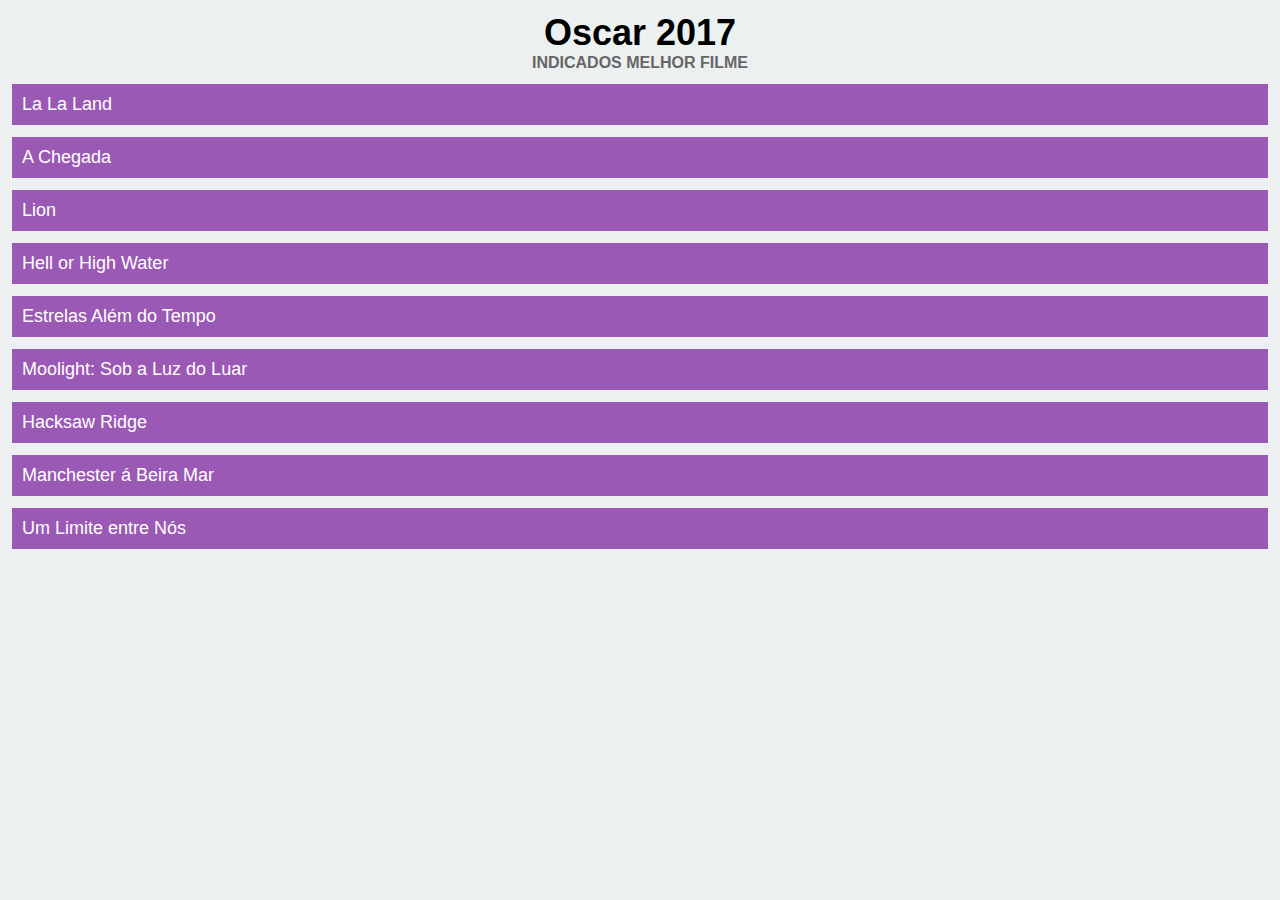
<file: Projeto-001/index.html>
<!DOCTYPE html>
<html lang="en">
<head>
  <meta charset="UTF-8">
  <meta name="viewport" content="width=device-width, initial-scale=1.0">
  <meta http-equiv="X-UA-Compatible" content="ie=edge">
  <title>Projeto-001</title>
  <link rel="stylesheet" href="style.css">
</head>
<body>
  <h1>Oscar 2017</h1>
  <h2>Indicados Melhor Filme</h2>
  <ul>
    <li>La La Land</li>
    <li>A Chegada</li>
    <li>Lion</li>
    <li>Hell or High Water</li>
    <li>Estrelas Além do Tempo</li>
    <li>Moolight: Sob a Luz do Luar</li>
    <li>Hacksaw Ridge</li>
    <li>Manchester á Beira Mar</li>
    <li>Um Limite entre  Nós</li>
  </ul>
</body>
</html>
</file>
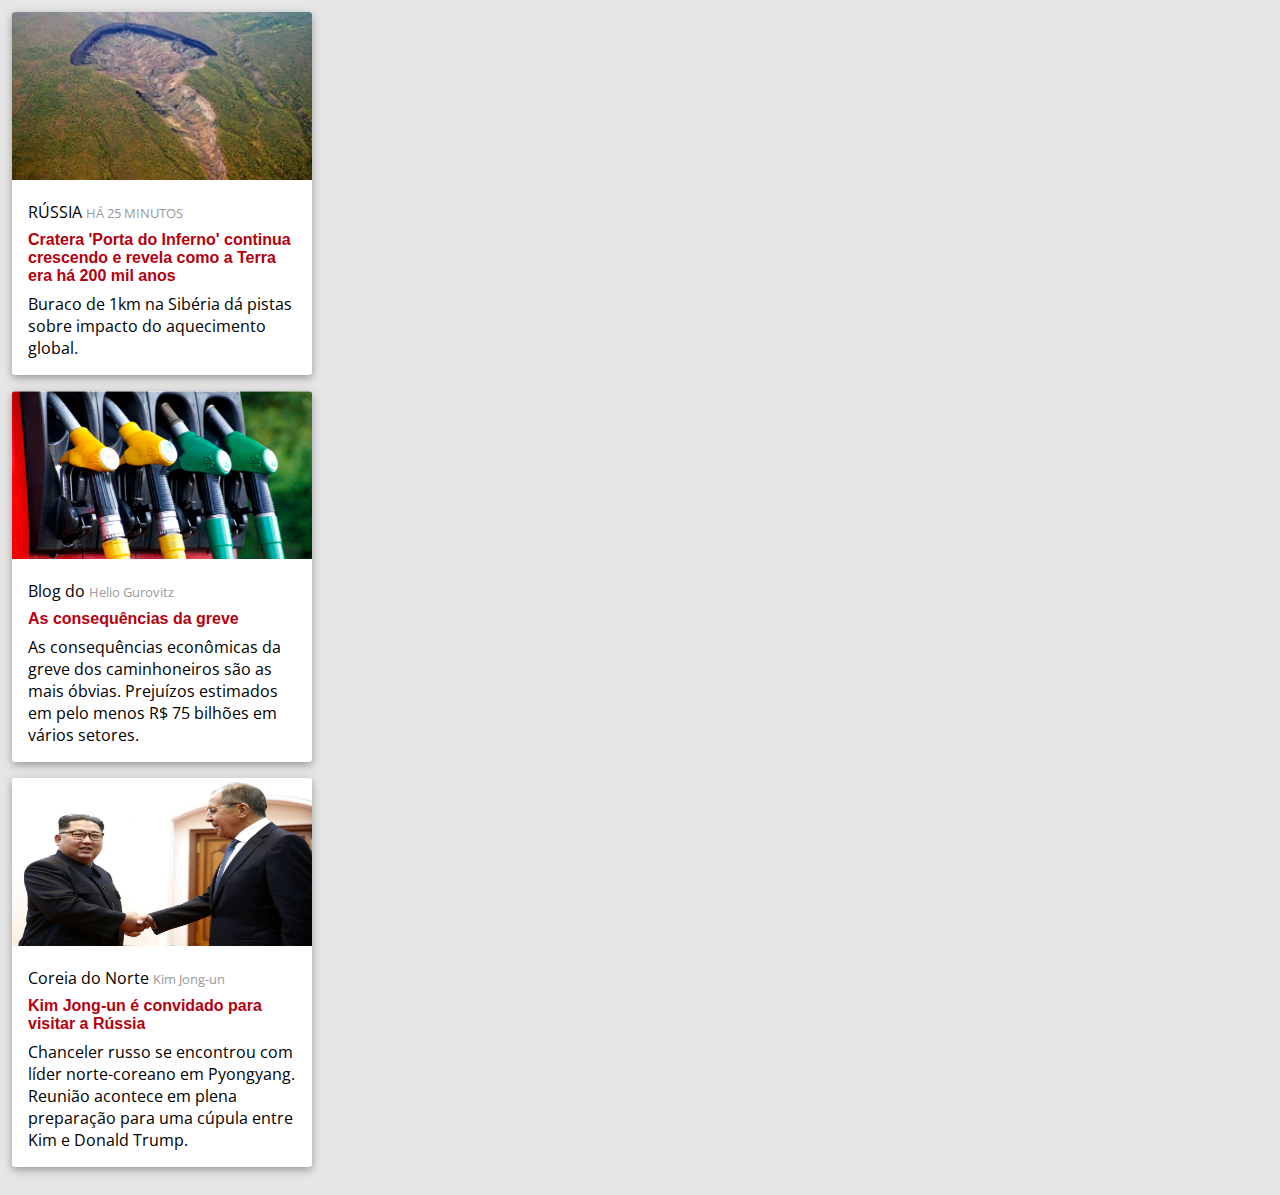
<file: Projeto-002/index.html>
<!DOCTYPE html>
<html lang="pt-br">
<head>
  <meta charset="UTF-8">
  <meta name="viewport" content="width=device-width, initial-scale=1.0">
  <title>Projeto 002</title>
  <meta http-equiv="X-UA-Compatible" content="ie=edge">
  <link rel="stylesheet" href="style.css">
  <link href="https://fonts.googleapis.com/css?family=Open+Sans" rel="stylesheet">
</head>
<body>

  <div class="card">
    <a href="http://bit.ly/pm-proj002-noticia" target="_blank"> 
      <img src="./img/cratera.jpg" alt="Foto da Cratera">
    </a>
    <div class="card-body">
      <p>RÚSSIA <small>HÁ 25 MINUTOS</small></p>
      <a href="http://bit.ly/pm-proj002-noticia" target="_blank">
        <h2 class="card-title"> Cratera 'Porta do Inferno' continua crescendo e revela como a Terra era há 200 mil anos</h2>
      </a> 
      <p>Buraco de 1km na Sibéria dá pistas sobre impacto do aquecimento global.</p>
    </div>
  </div>

  <div class="card">
      <a href="https://g1.globo.com/mundo/blog/helio-gurovitz/post/2018/05/31/as-consequencias-da-greve.ghtml" target="_blank"> 
        <img src="./img/gasolina.png">
      </a>
      <div class="card-body">
        <p>Blog do <small> Helio Gurovitz</small></p>
        <a href="https://g1.globo.com/mundo/blog/helio-gurovitz/post/2018/05/31/as-consequencias-da-greve.ghtml" target="_blank">
          <h2 class="card-title"> As consequências da greve </h2>
        </a> 
        <p>As consequências econômicas da greve dos caminhoneiros são as mais óbvias. Prejuízos estimados em pelo menos R$ 75 bilhões em vários setores.</p>
      </div>
    </div>
    
    <div class="card">
        <a href="https://g1.globo.com/mundo/noticia/kim-jong-un-se-encontra-com-chanceler-russo-em-pyongyang.ghtml" target="_blank"> 
          <img src="./img/kim-lavrov.jpg">
        </a>
        <div class="card-body">
          <p>Coreia do Norte <small>Kim Jong-un</small></p>
          <a href="https://g1.globo.com/mundo/noticia/kim-jong-un-se-encontra-com-chanceler-russo-em-pyongyang.ghtml" target="_blank">
            <h2 class="card-title"> Kim Jong-un é convidado para visitar a Rússia</h2>
          </a>  
          <p>Chanceler russo se encontrou com líder norte-coreano em Pyongyang. Reunião acontece em plena preparação para uma cúpula entre Kim e Donald Trump.</p>
        </div>
      </div>
    

</body>
</html>
</file>
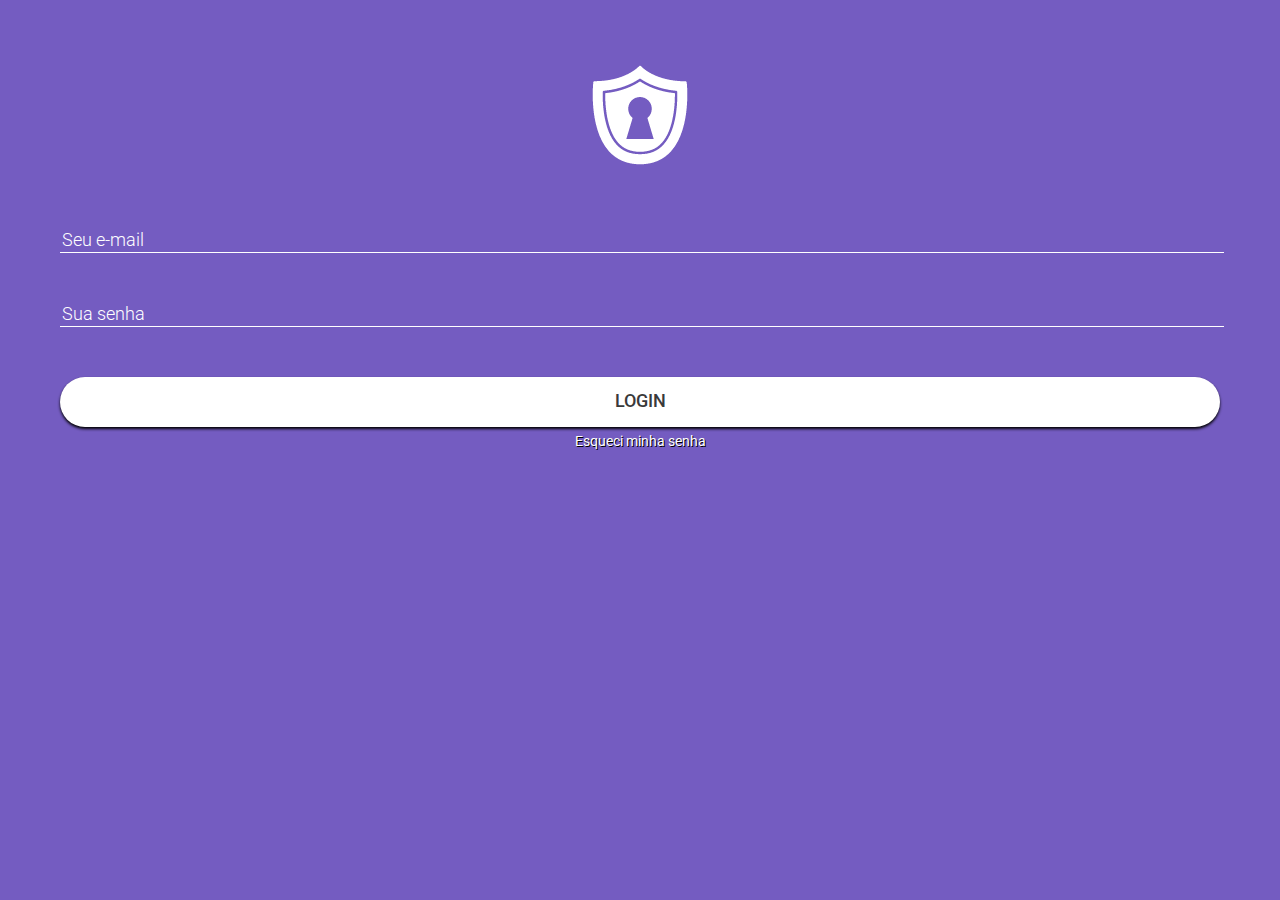
<file: Projeto-003/index.html>
<!DOCTYPE html>
<html lang="en">
<head>
  <meta charset="UTF-8">
  <meta name="viewport" content="width=device-width, initial-scale=1.0">
  <meta http-equiv="X-UA-Compatible" content="ie=edge">
  <title>Projeto 003</title>
  <link rel="stylesheet" href="./css/normalize.css">
  <link rel="stylesheet" href="./css/style.css">
  <link href="https://fonts.googleapis.com/css?family=Roboto:300,400,500" rel="stylesheet">
  
</head>
<body>

  <img src="./img/logo.png">
  
  <form>
    <input type="email" placeholder="Seu e-mail">        
    <input type="password" placeholder="Sua senha">        
    <button>LOGIN</button>
  </form>

  <a href="senha.html">Esqueci minha senha</a>
  
  
  
  
</body>
</html>
</file>
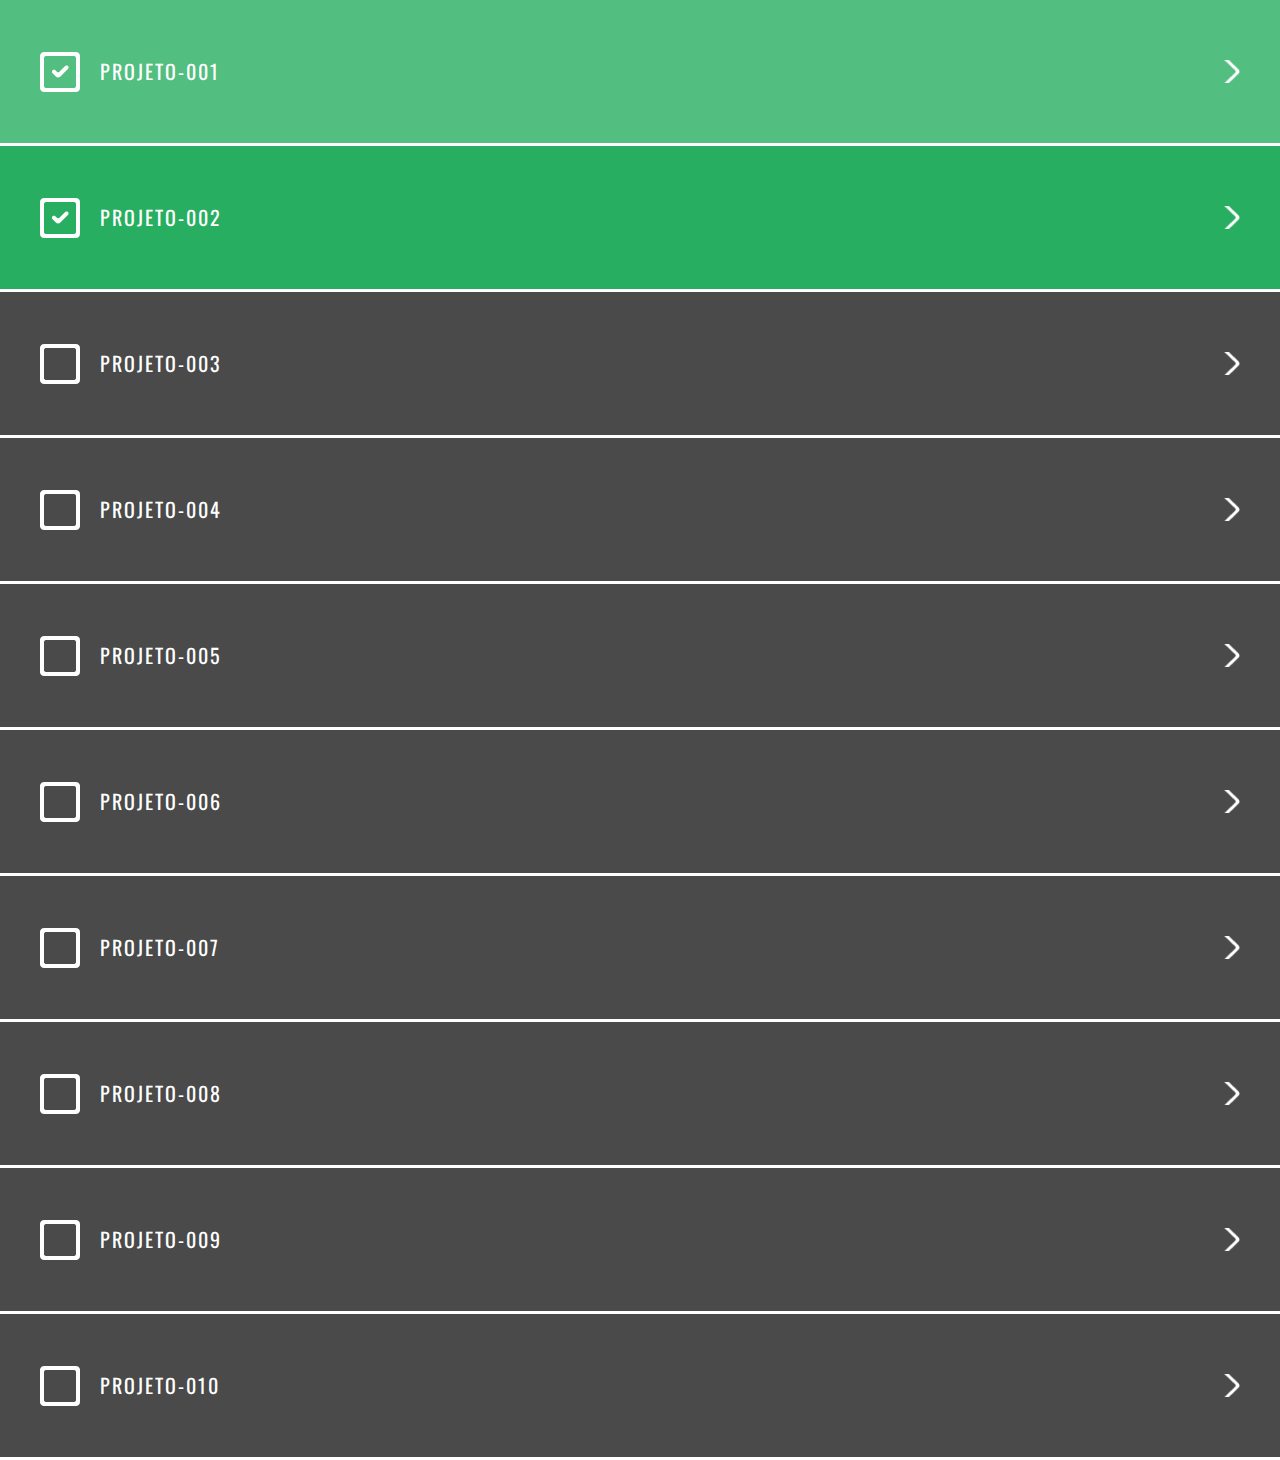
<file: Projeto-004/index.html>
<!DOCTYPE html>
<html lang="pt-br">
<head>
  <meta charset="UTF-8">
  <meta name="viewport" content="width=device-width, initial-scale=1.0">
  <meta http-equiv="X-UA-Compatible" content="ie=edge">
  <title>Projeto 004</title>
  <link rel="stylesheet" href="css/normalize.css">
  <link rel="stylesheet" href="css/style.css">
  <link href="https://fonts.googleapis.com/css?family=Oswald:500" rel="stylesheet">
</head>
<body>
  <ul>
    <li class="feito">
      <a href="../Projeto-001/index.html">Projeto-001</a>
    </li>
    <li class="feito">
      <a href="../Projeto-002/index.html">Projeto-002</a>
    </li>
    <li>
      <a href="../Projeto-003/index.html">Projeto-003</a>
    </li>
    <li>
      <a href="../Projeto-004/index.html">Projeto-004</a>
    </li>
    <li>
      <a href="../Projeto-005/index.html">Projeto-005</a>
    </li>
    <li>
      <a href="../Projeto-006/index.html">Projeto-006</a>
     </li>
     <li> 
        <a href="../Projeto-007/index.html">Projeto-007</a>
      </li>
      <li>
        <a href="../Projeto-008/index.html">Projeto-008</a>
      </li>
      <li>
        <a href="../Projeto-009/index.html">Projeto-009</a>
      </li><li>
        <a href="../Projeto-010/index.html">Projeto-010</a>
      </li>
  </ul>
</body>
</html>
</file>
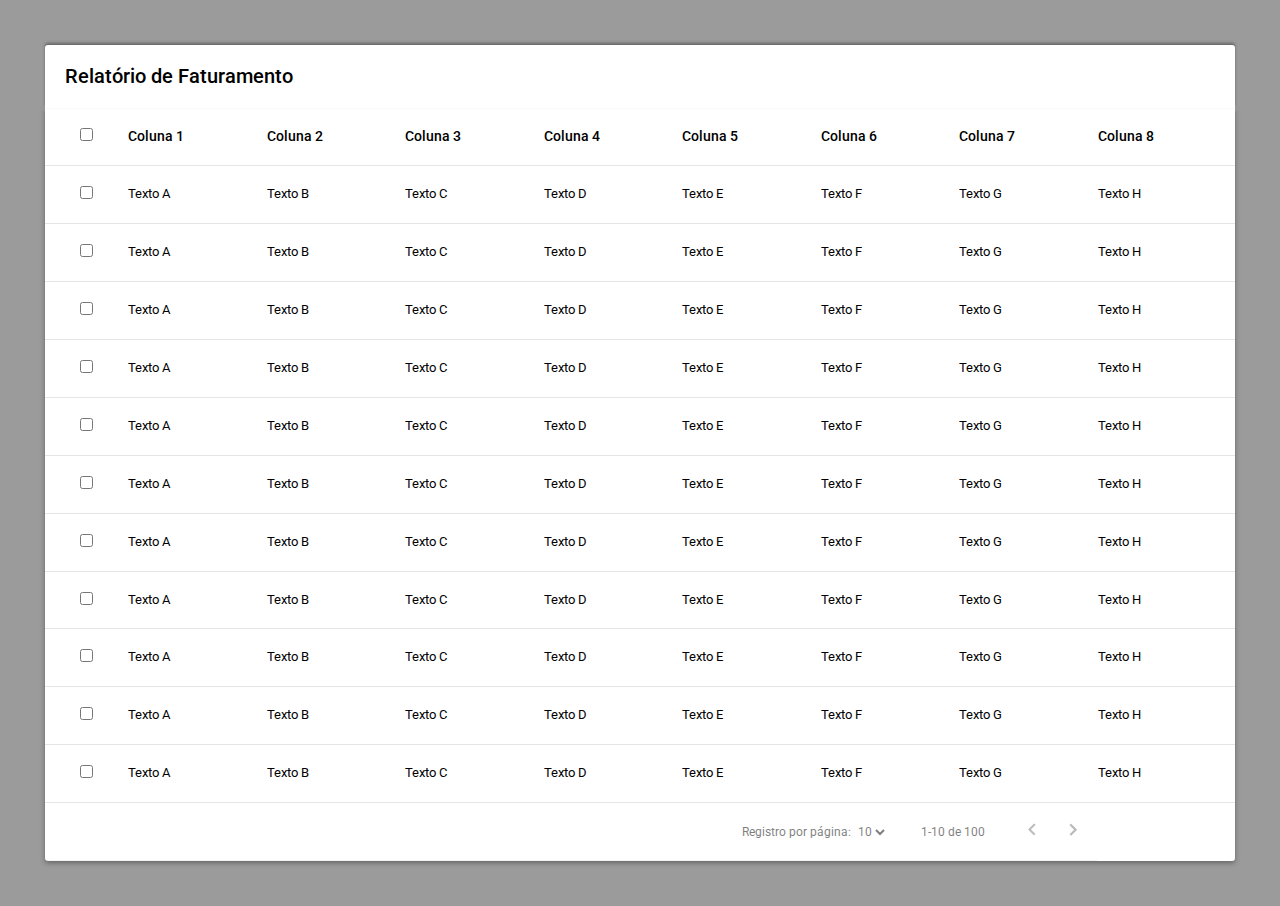
<file: Projeto-005/index.html>
<!DOCTYPE html>
<html lang="en">
<head>
  <meta charset="UTF-8">
  <meta name="viewport" content="width=device-width, initial-scale=1.0">
  <meta http-equiv="X-UA-Compatible" content="ie=edge">
  <link rel="stylesheet" href="css/normalize.css">
  <link rel="stylesheet" href="css/style.css">
  <link href="https://fonts.googleapis.com/css?family=Roboto:400,500" rel="stylesheet">
  <title>Projeto 005</title>
</head>
<body>
 <!-- <div class="tabela">-->
  <!--  <h2>Relatório de Faturamento</h2> -->
    <table>
      <caption>Relatório de Faturamento</caption>
      <thead>
        <tr>
          <td><input type="checkbox"></td>
          <th>Coluna 1</th>
          <th>Coluna 2</th>
          <th>Coluna 3</th>
          <th>Coluna 4</th>
          <th>Coluna 5</th>
          <th>Coluna 6</th>
          <th>Coluna 7</th>
          <th>Coluna 8</th>
        </tr>
      </thead>
      <tbody>
        <tr>
          <td><input type="checkbox"></td>
          <td>Texto A</td>
          <td>Texto B</td>
          <td>Texto C</td>
          <td>Texto D</td>
          <td>Texto E</td>
          <td>Texto F</td>
          <td>Texto G</td>
          <td>Texto H</td>
        </tr>
        <tr>
          <td><input type="checkbox"></td>
          <td>Texto A</td>
          <td>Texto B</td>
          <td>Texto C</td>
          <td>Texto D</td>
          <td>Texto E</td>
          <td>Texto F</td>
          <td>Texto G</td>
          <td>Texto H</td>
        </tr>
        <tr>
          <td><input type="checkbox"></td>
          <td>Texto A</td>
          <td>Texto B</td>
          <td>Texto C</td>
          <td>Texto D</td>
          <td>Texto E</td>
          <td>Texto F</td>
          <td>Texto G</td>
          <td>Texto H</td>
        </tr>
        <tr>
          <td><input type="checkbox"></td>
          <td>Texto A</td>
          <td>Texto B</td>
          <td>Texto C</td>
          <td>Texto D</td>
          <td>Texto E</td>
          <td>Texto F</td>
          <td>Texto G</td>
          <td>Texto H</td>
        </tr>
        <tr>
          <td><input type="checkbox"></td>
          <td>Texto A</td>
          <td>Texto B</td>
          <td>Texto C</td>
          <td>Texto D</td>
          <td>Texto E</td>
          <td>Texto F</td>
          <td>Texto G</td>
          <td>Texto H</td>
        </tr>
        <tr>
          <td><input type="checkbox"></td>
          <td>Texto A</td>
          <td>Texto B</td>
          <td>Texto C</td>
          <td>Texto D</td>
          <td>Texto E</td>
          <td>Texto F</td>
          <td>Texto G</td>
          <td>Texto H</td>
        </tr>
        <tr>
          <td><input type="checkbox"></td>
          <td>Texto A</td>
          <td>Texto B</td>
          <td>Texto C</td>
          <td>Texto D</td>
          <td>Texto E</td>
          <td>Texto F</td>
          <td>Texto G</td>
          <td>Texto H</td>
        </tr>
        <tr>
          <td><input type="checkbox"></td>
          <td>Texto A</td>
          <td>Texto B</td>
          <td>Texto C</td>
          <td>Texto D</td>
          <td>Texto E</td>
          <td>Texto F</td>
          <td>Texto G</td>
          <td>Texto H</td>
        </tr>
        <tr>
          <td><input type="checkbox"></td>
          <td>Texto A</td>
          <td>Texto B</td>
          <td>Texto C</td>
          <td>Texto D</td>
          <td>Texto E</td>
          <td>Texto F</td>
          <td>Texto G</td>
          <td>Texto H</td>
        </tr>
        <tr>
          <td><input type="checkbox"></td>
          <td>Texto A</td>
          <td>Texto B</td>
          <td>Texto C</td>
          <td>Texto D</td>
          <td>Texto E</td>
          <td>Texto F</td>
          <td>Texto G</td>
          <td>Texto H</td>
        </tr>
        <tr>
          <td><input type="checkbox"></td>
          <td>Texto A</td>
          <td>Texto B</td>
          <td>Texto C</td>
          <td>Texto D</td>
          <td>Texto E</td>
          <td>Texto F</td>
          <td>Texto G</td>
          <td>Texto H</td>
        </tr>
      </tbody>
      <tfoot>
        <tr>
          <td colspan="8">
            Registro por página:
            <select>
              <option value="10">10</option>
              <option value="20">20</option>
              <option value="50">50</option>
            </select>
            <span>1-10 de 100</span>
            <a href="#"><img src="img/anterior.png"></a>
            <a href="#"><img src="img/proximo.png"></a>
          </td>
        </tr>
      </tfoot>
    </table>
  <!-- </div> -->  
</body>
</html>
</file>
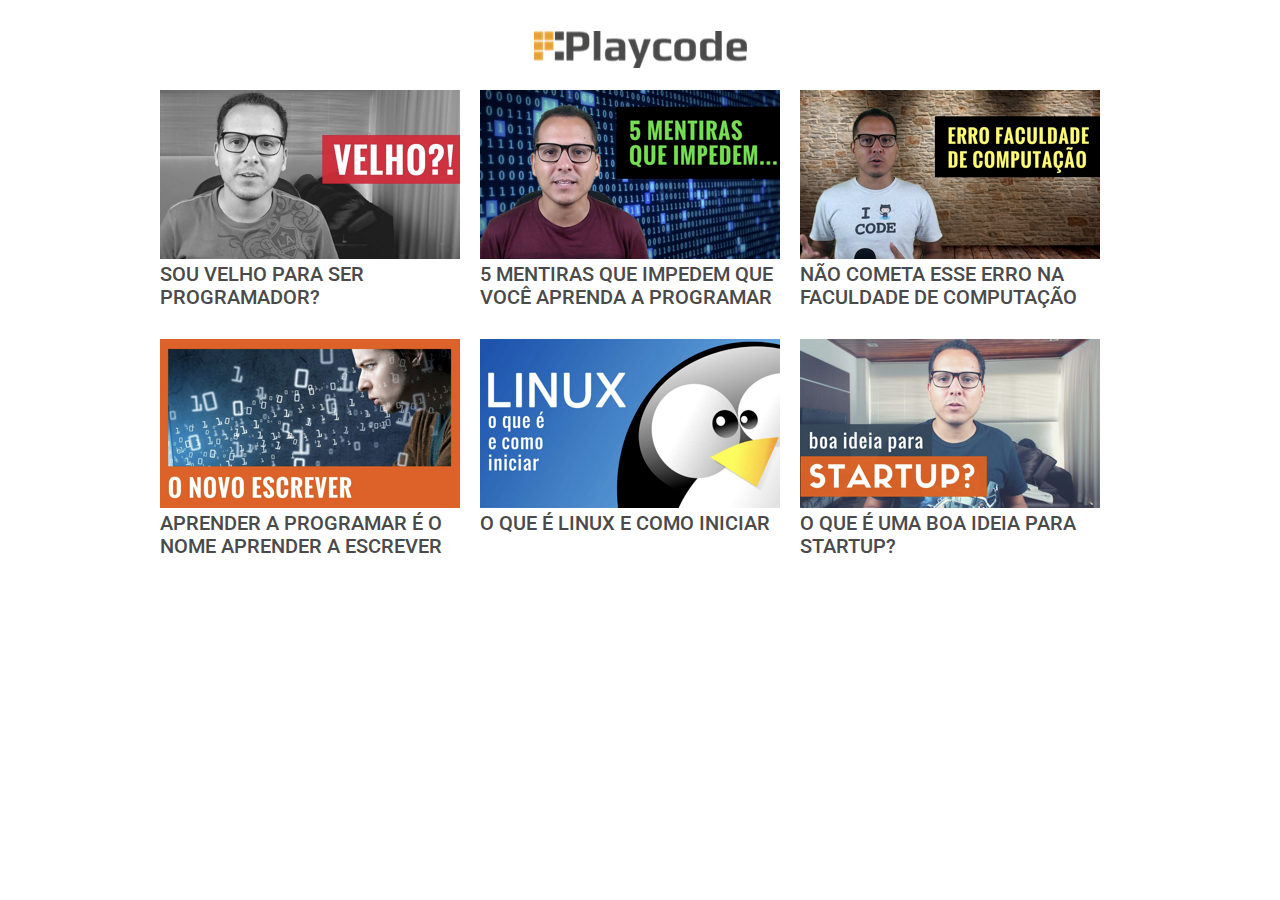
<file: Projeto-006/index.html>
<!DOCTYPE html>
<html lang="pt-br">
<head>
  <meta charset="UTF-8">
  <meta name="viewport" content="width=device-width, initial-scale=1.0">
  <meta http-equiv="X-UA-Compatible" content="ie=edge">
  <link rel="stylesheet" href="css/normalize.css">
  <link rel="stylesheet" href="css/style.css">
  <link rel="stylesheet" media="(min-width: 500px)" href="css/mobile.css">
  <link href="https://fonts.googleapis.com/css?family=Roboto:400,500" rel="stylesheet">  
  <title>Projeto 006</title>
</head>
<body>

  <div class="container">
    <h1><span>PlayCode</span></h1>

    <div class="card">
      <img src="img/img-01.png">
      <h2>Sou velho para ser programador?</h2>
    </div>

    <div class="card">
      <img src="img/img-02.png">
      <h2>5 mentiras que impedem que você aprenda a programar</h2>
    </div>

    <div class="card">
      <img src="img/img-03.png">
      <h2>Não cometa esse erro na faculdade de computação</h2>
    </div>

    <div class="card">
      <img src="img/img-04.png">
      <h2>Aprender a programar é o nome aprender a escrever</h2>
    </div>

    <div class="card">
      <img src="img/img-05.png">
      <h2>O que é linux e como iniciar</h2>
    </div>

    <div class="card">
      <img src="img/img-06.png">
      <h2>O que é uma boa ideia para startup?</h2>
    </div>

  </div>

</body>
</html>
</file>
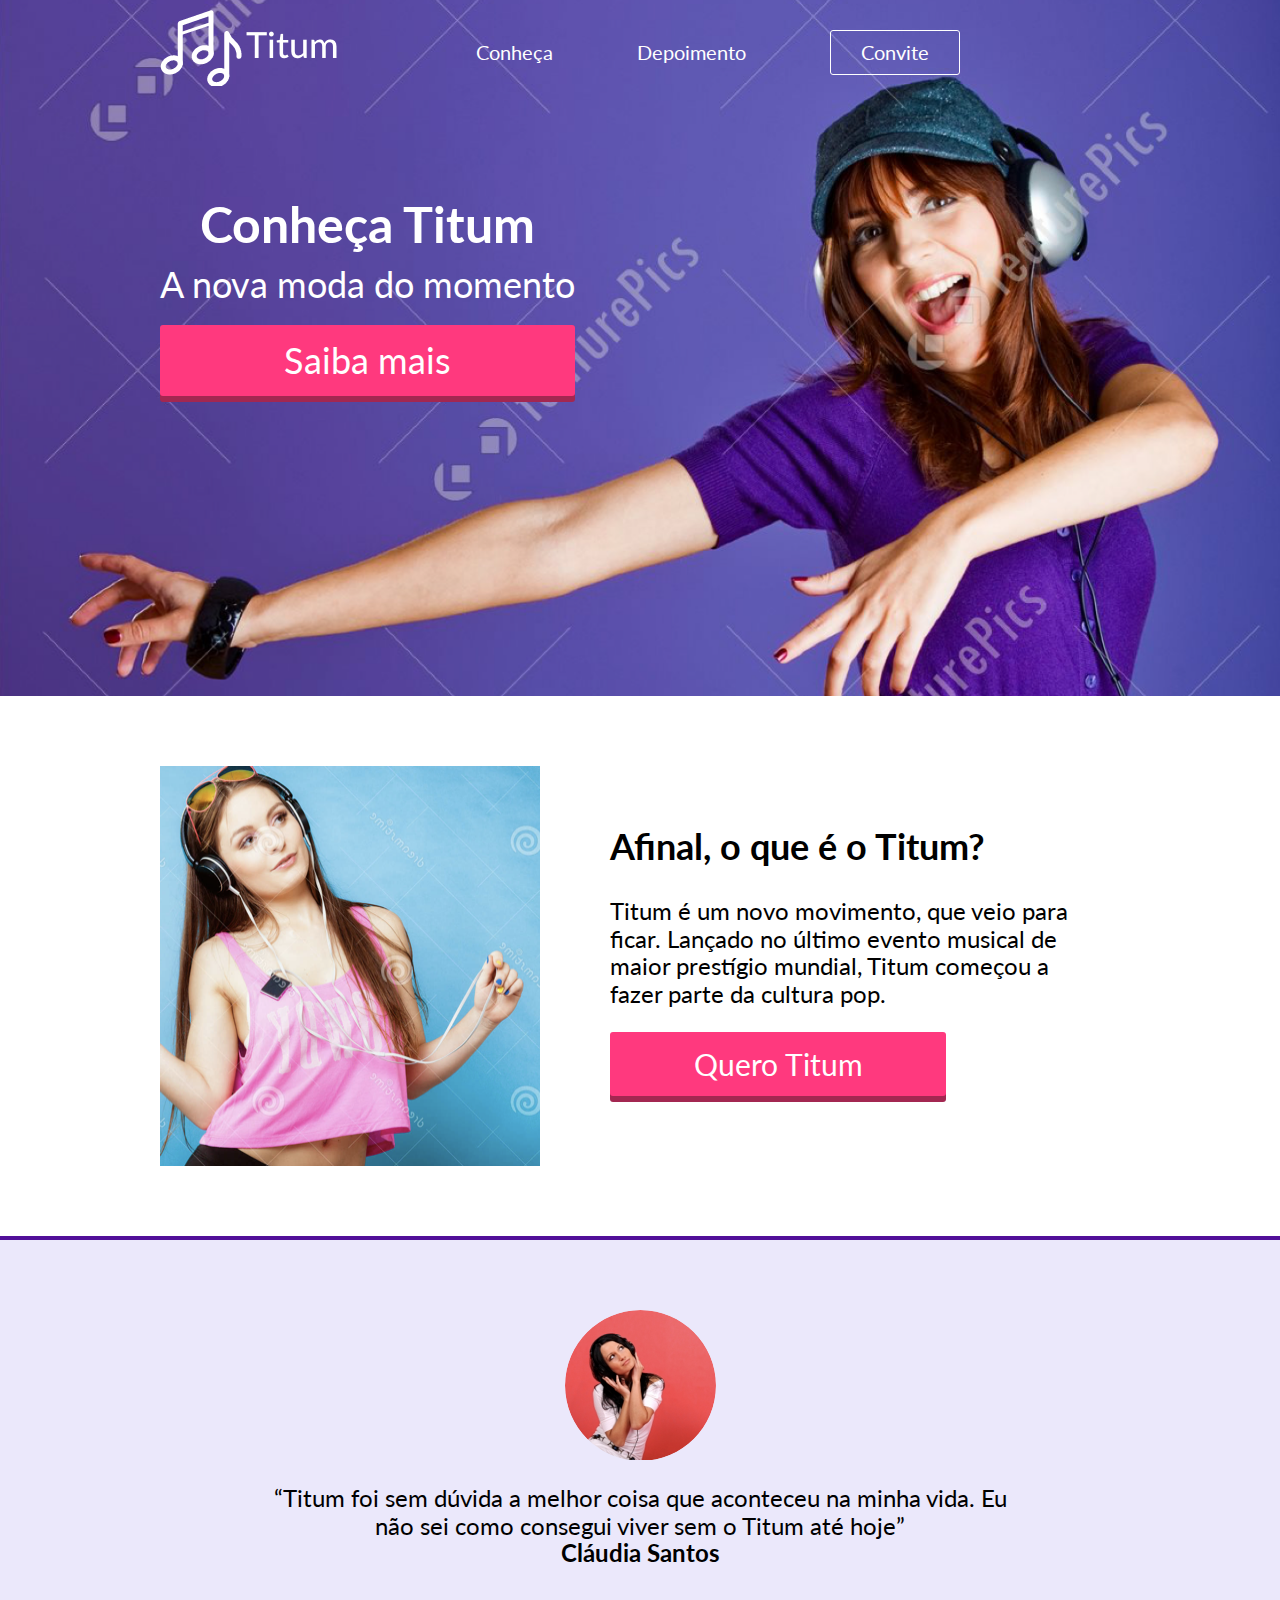
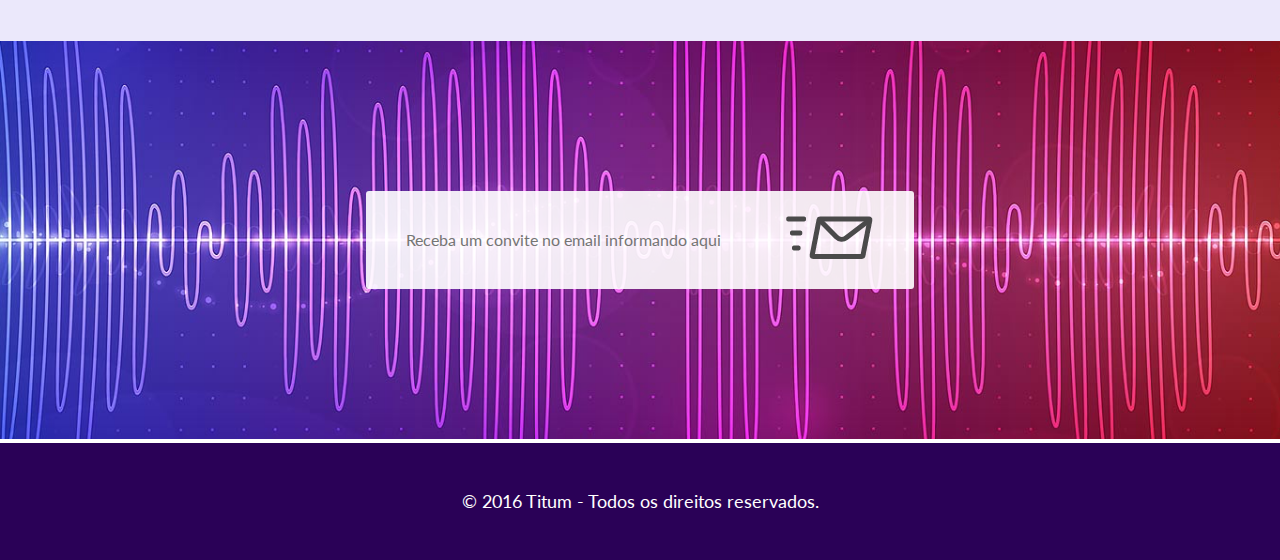
<file: Projeto-007/index.html>
<!DOCTYPE html>
<html lang="en">
<head>
  <meta charset="UTF-8">
  <meta name="viewport" content="width=device-width, initial-scale=1.0">
  <meta http-equiv="X-UA-Compatible" content="ie=edge">
  <link rel="stylesheet" href="css/normalize.css">
  <link rel="stylesheet" href="css/myStyle.css">
  <link href="https://fonts.googleapis.com/css?family=Lato:300,700" rel="stylesheet">  
  <title>Document</title>
</head>
<body>
  <header>
    <div class="container">
      <h1>
        <span>Titum</span>
      </h1>
      <nav>
        <ul>
          <li><a href="#conheca">Conheça</a></li>
          <li><a href="#depoimento">Depoimento</a></li>
          <li><a href="#convite">Convite</a></li>
        </ul>
      </nav>
    </div>
  </header>

  <section id="topo">
    <div class="container">
      <div class="chamada">
        <h2>Conheça Titum</h2>
        <p>A nova moda do momento</p>
        <a href="#conheca" class="botao">Saiba mais</a>
      </div>
    </div>
  </section>

  <section id="conheca">
    <div class="container">
      <img src="img/fashion.png">

      <div class="texto">
        <h2>Afinal, o que é o Titum?</h2>
        <p>Titum é um novo movimento, que veio para ficar. Lançado no último evento musical de maior prestígio mundial, Titum começou a fazer parte da cultura pop.</p>
        <a href="#convite" class="botao">Quero Titum</a>
      </div>

    </div>
  </section>

  <section id="depoimento">
    <div class="container">
      <img src="img/woman.png">
      <p>“Titum foi sem dúvida a melhor coisa que aconteceu na minha vida. Eu não sei como consegui viver sem o Titum até hoje” <br> <strong>Cláudia Santos</strong> </p>
    </div>
  </section>

  <section id="convite">
    <div class="container">
      <form action="">
        <input type="email" placeholder="Receba um convite no email informando aqui">
        <button><span>Enviar</span></button>
      </form>
    </div>
  </section>
  
  <footer>
    <div class="container">
      <p>© 2016 Titum - Todos os direitos reservados.</p>
    </div>
  </footer>
</body>
</html>
</file>
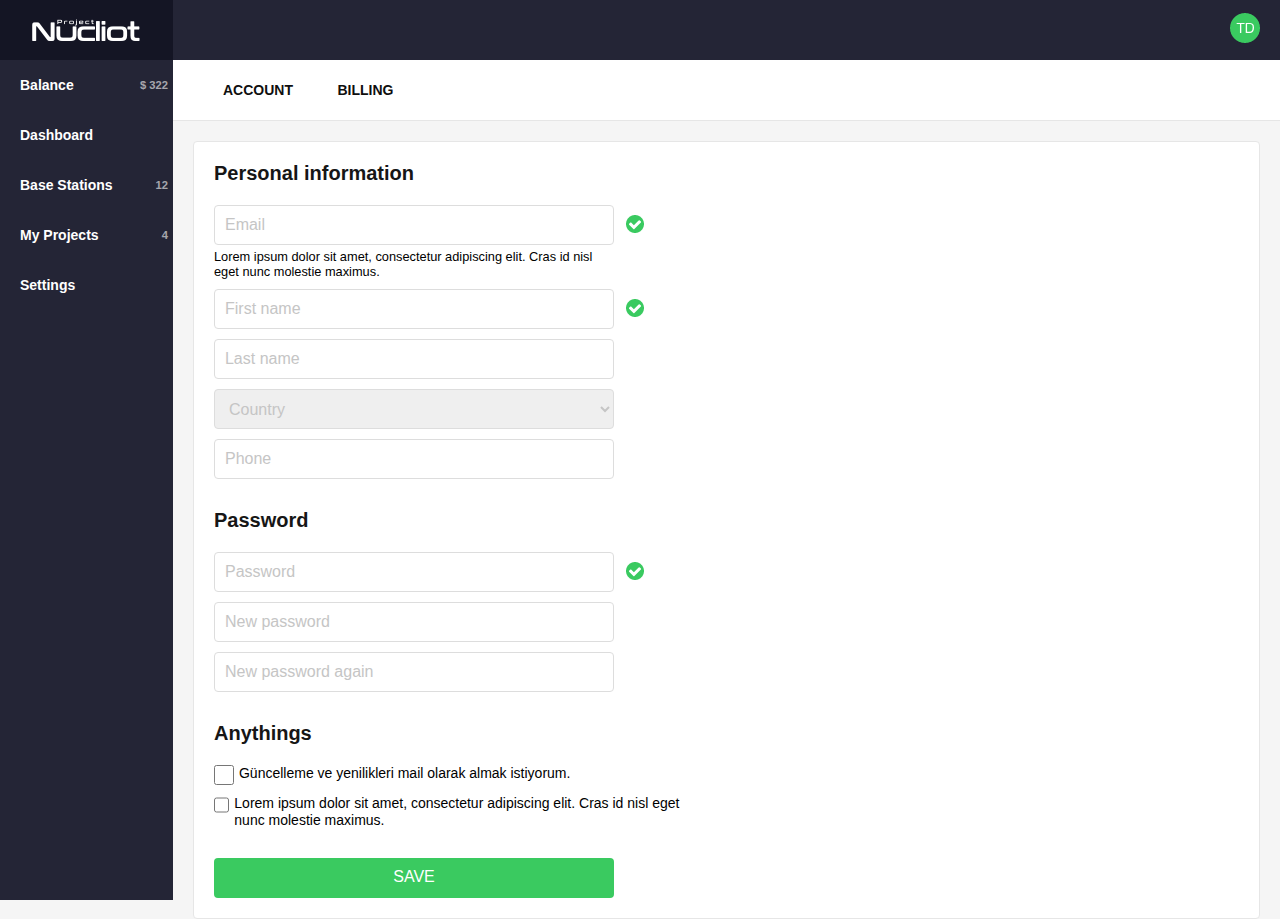
<file: Projeto-008/index.html>
<!DOCTYPE html>
<html lang="pt-br">
<head>
  <meta charset="UTF-8">
  <meta name="viewport" content="width=device-width, initial-scale=1.0">
  <meta http-equiv="X-UA-Compatible" content="ie=edge">
  <link rel="stylesheet" href="css/normalize.css">
  <link rel="stylesheet" href="css/myStyle.css">
  <link href="https://fonts.googleapis.com/css?family=Lato:400,700" rel="stylesheet">
  <link rel="stylesheet" href="https://use.fontawesome.com/releases/v5.0.13/css/all.css" integrity="sha384-DNOHZ68U8hZfKXOrtjWvjxusGo9WQnrNx2sqG0tfsghAvtVlRW3tvkXWZh58N9jp" crossorigin="anonymous">
  <title>Projeto 008</title>
  <style>
    aside {
      height: 100vh;
      
    }
    section {
      height: 100vh;
      width: 100px;
    }
  </style>
</head>
<body>
  <aside>
    <h1><span>Nucliot</span></h1> 
    
    <nav>
      <ul>
        <li>
          <a href="#">
            <i class="fas fa-dollar-sign"></i>
            <span>Balance</span>
            <small>$ 322</small>
          </a>
        </li>

        <li>
          <a href="#">
            <i class="fas fa-chart-area"></i>
            <span>Dashboard</span>
          </a>
        </li>

        <li>
          <a href="#">
            <i class="fas fa-signal"></i>
            <span>Base Stations</span>
            <small>12</small>
          </a>
        </li>

        <li>
          <a href="#">
            <i class="fas fa-cubes"></i>
            <span>My Projects</span>
            <small>4</small>
          </a>
        </li>

        <li>
          <a href="#">
            <i class="fas fa-cog"></i>
            <span>Settings</span>
          </a>
        </li>
      </ul>
    </nav>
  </aside>

  <section id="principal">
    <header>
      <a href="#">
        <img src="img/layers.png">
      </a>
    </header>

    <div class="modulo">

      <div class="abas">
        <ul>
          <li><a href="#">Account</a></li>
          <li><a href="#">Billing</a></li>
        </ul>
      </div>

      <div class="container">
        <div class="canvas">
          <form>
            <h2>Personal information</h2>
            <ul>
              <li class="ok">
                <input type="text" placeholder="Email">
                <small>Lorem ipsum dolor sit amet, consectetur adipiscing elit. Cras id nisl eget nunc molestie maximus.</small>
              </li>
              <li class="ok "><input type="text" placeholder="First name"></li>
              <li><input type="text" placeholder="Last name"></li>
              <li>
                <select>
                  <option value="Country">Country</option>
                  <option value="Country">New Zealand</option>
                </select>
              </li>
              <li><input type="text" placeholder="Phone"></li>
            </ul>

            <h2>Password</h2>
            <ul>
              <li class="ok"><input type="text" placeholder="Password"></li>
              <li><input type="text" placeholder="New password"></li>
              <li><input type="text" placeholder="New password again"></li>
            </ul>

            <h2>Anythings</h2>
            <ul class="confirmacoes">
              <li>
                <input type="checkbox">
                <label>
                  Güncelleme ve yenilikleri mail olarak almak istiyorum.
                </label>  
              </li>
              <li>
                <input type="checkbox">
                <label>
                  Lorem ipsum dolor sit amet, consectetur adipiscing elit. Cras id nisl eget nunc molestie maximus.
                </label>  
              </li>
            </ul>

            <button>Save</button>
          </form>  

        </div>
      </div>

    </div>
  </section>
  
</body>
</html>
</file>
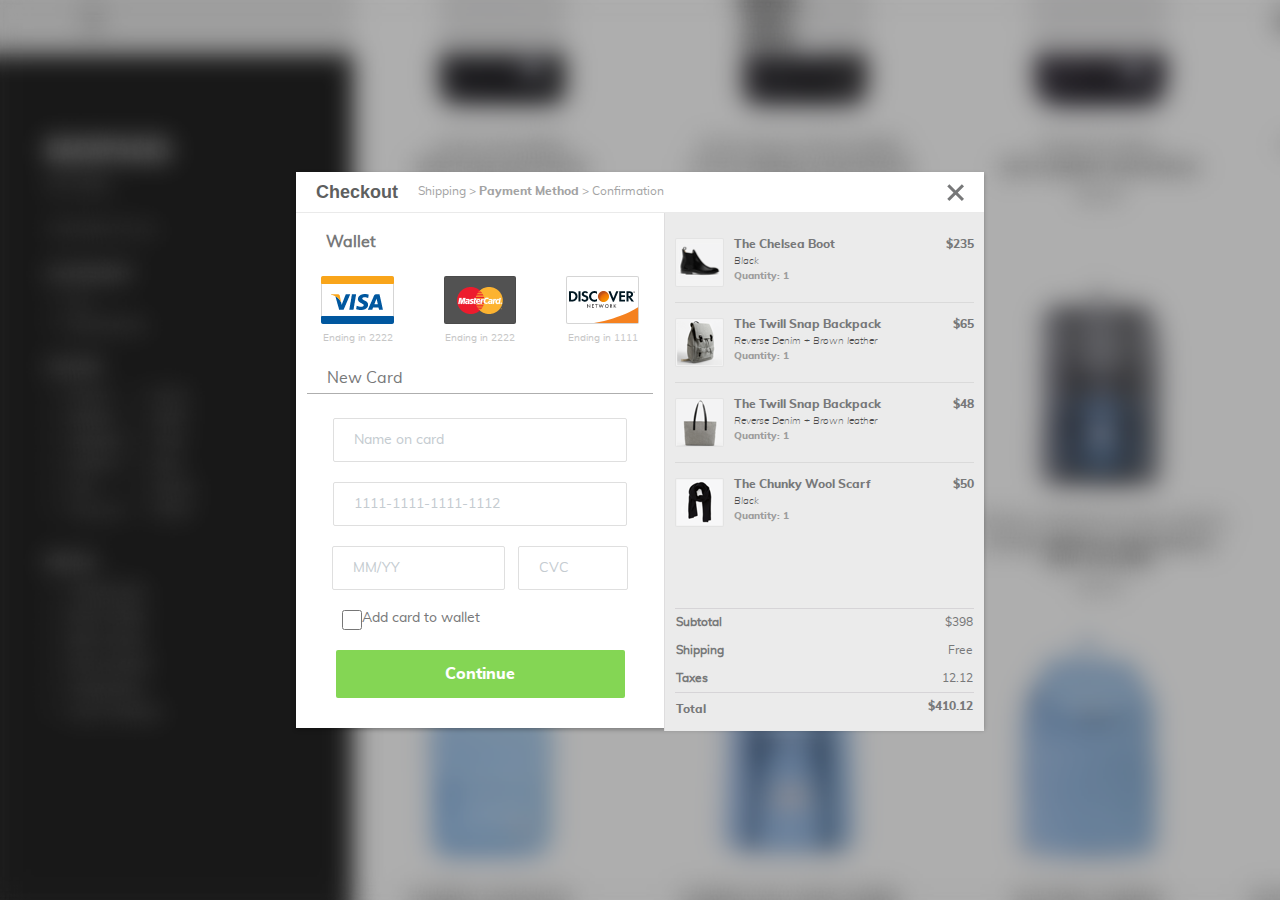
<file: Projeto-009/index.html>
<!DOCTYPE html>
<html lang="en">
<head>
  <meta charset="UTF-8">
  <meta name="viewport" content="width=device-width, initial-scale=1.0">
  <meta http-equiv="X-UA-Compatible" content="ie=edge">
  <link rel="stylesheet" href="css/normalize.css">
  <link rel="stylesheet" href="css/principal.css">
  <link rel="stylesheet" href="fonts/webfontkit/stylesheet.css">
  <title>Projeto 009</title>
</head>
<body>
  <div class="checkout">
    <header>
      <div>
        <h1>Checkout</h1>
        <span>Shipping > <strong>Payment Method </strong> > Confirmation </span>
      </div>
      <a href="#"><span>Fechar</span></a>
    </header>

    <main>
      <div class="cartao">

        <div class="wallet">
          <h2>Wallet</h2>
          <ul>
            <li>
              <a href="#">
                <img src="img/visa-card.png">
                <small>Ending in 2222</small>
              </a> 
            </li>
            <li>
              <a href="#">
                <img src="img/mastercard-card.png">
                <small>Ending in 2222</small>
              </a>  
            </li>
            <li>
              <a href="#">
                <img src="img/discover-card.png">
                <small>Ending in 1111</small>
              </a>  
            </li>
          </ul>
        </div>

        <div class="newCard">
          <form action="">
            <fieldset>
              <legend>New Card</legend>
  
              <input type="text" placeholder="Name on card">
              <input type="text" placeholder="1111-1111-1111-1112">
              <input type="text" class="data" placeholder="MM/YY">
              <input type="text" class="cvc" placeholder="CVC">
  
              <label for="addWallet">
                <input type="checkbox" name="addWallet">              
                Add card to wallet
                </label>
  
              <button>Continue</button>

            </fieldset>
          </form>  
        </div>

      </div>

      <div class="resumos">

        <ul class="produtos">

          <li>
            <img src="img/bota.png">
            <div class="detalhes">
              <h3>The Chelsea Boot</h3>
              <small>Black</small>
              <span>Quantity: 1</span>
            </div>
            <span class="preco">$235</span>
          </li>

          <li>
            <img src="img/mochila.png">
            <div class="detalhes">
              <h3>The Twill Snap Backpack</h3>
              <small>Reverse Denim + Brown leather</small>
              <span>Quantity: 1</span>
            </div>
            <span class="preco">$65</span>
          </li>

          <li>
            <img src="img/sacola.png">
            <div class="detalhes">
              <h3>The Twill Snap Backpack</h3>
              <small>Reverse Denim + Brown leather</small>
              <span>Quantity: 1</span>
            </div>
            <span class="preco">$48</span>
          </li>

          <li>
            <img src="img/cashicol.png">
            <div class="detalhes">
              <h3>The Chunky Wool Scarf</h3>
              <small>Black</small>
              <span>Quantity: 1</span>
            </div>
            <span class="preco">$50</span>
          </li>

        </ul>

        <table>
          <tbody>
            <tr>
              <th scope="row">Subtotal</th>
              <td>$398</td>
            </tr>
            <tr>
              <th scope="row">Shipping</th>
              <td>Free</td>
            </tr>
            <tr>
              <th scope="row">Taxes</th>
              <td>12.12</td>
            </tr>
          </tbody>
          <tfoot>
            <tr>
              <th scope="row">Total</th>
              <td>$410.12</td>
            </tr>
          </tfoot>
        </table>
      </div>
      
    </main>
  </div>
</body>
</html>
</file>
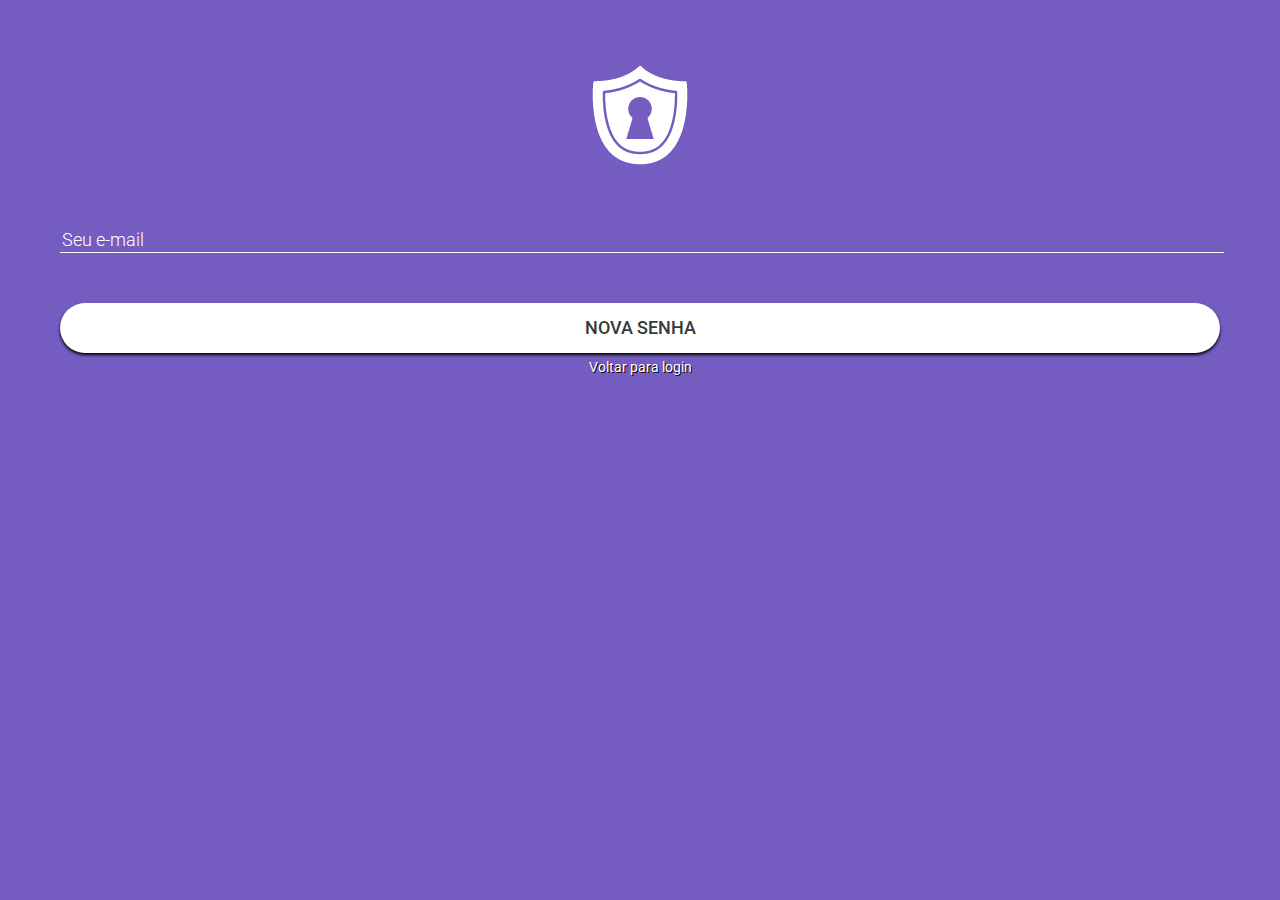
<file: Projeto-003/senha.html>
<!DOCTYPE html>
<html lang="en">
<head>
  <meta charset="UTF-8">
  <meta name="viewport" content="width=device-width, initial-scale=1.0">
  <meta http-equiv="X-UA-Compatible" content="ie=edge">
  <title>Projeto 003</title>
  <link rel="stylesheet" href="./css/normalize.css">
  <link rel="stylesheet" href="./css/style.css">
  <link href="https://fonts.googleapis.com/css?family=Roboto:300,400,500" rel="stylesheet">
  
</head>
<body>

  <img src="./img/logo.png">
  
  <form>
    <input type="email" placeholder="Seu e-mail">        
    <button>Nova Senha</button>
  </form>

  <a href="index.html">Voltar para login</a>
  
  
  
  
</body>
</html>
</file>
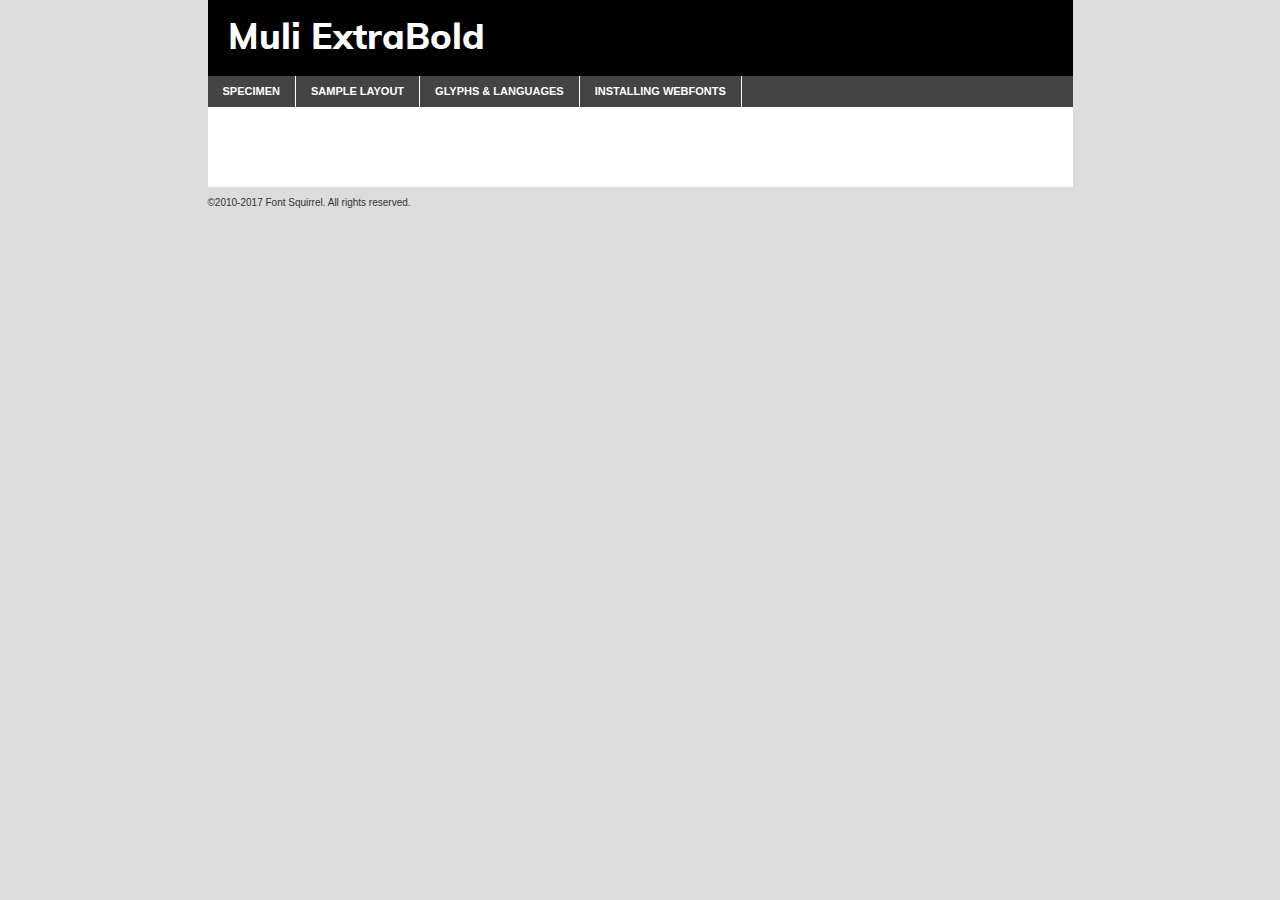
<file: Projeto-009/fonts/webfontkit/muli-extrabold-demo.html>
<!DOCTYPE html PUBLIC "-//W3C//DTD XHTML 1.0 Transitional//EN"
	"http://www.w3.org/TR/xhtml1/DTD/xhtml1-transitional.dtd">

<html xmlns="http://www.w3.org/1999/xhtml" xml:lang="en" lang="en">
<head>
	<meta http-equiv="Content-Type" content="text/html; charset=utf-8" />
	<script src="http://ajax.googleapis.com/ajax/libs/jquery/1.7.2/jquery.min.js" type="text/javascript" charset="utf-8"></script>
	<script type="text/javascript">
	(function($){$.fn.easyTabs=function(option){var param=jQuery.extend({fadeSpeed:"fast",defaultContent:1,activeClass:'active'},option);$(this).each(function(){var thisId="#"+this.id;if(param.defaultContent==''){param.defaultContent=1;}
	if(typeof param.defaultContent=="number")
	{var defaultTab=$(thisId+" .tabs li:eq("+(param.defaultContent-1)+") a").attr('href').substr(1);}else{var defaultTab=param.defaultContent;}
	$(thisId+" .tabs li a").each(function(){var tabToHide=$(this).attr('href').substr(1);$("#"+tabToHide).addClass('easytabs-tab-content');});hideAll();changeContent(defaultTab);function hideAll(){$(thisId+" .easytabs-tab-content").hide();}
	function changeContent(tabId){hideAll();$(thisId+" .tabs li").removeClass(param.activeClass);$(thisId+" .tabs li a[href=#"+tabId+"]").closest('li').addClass(param.activeClass);if(param.fadeSpeed!="none")
	{$(thisId+" #"+tabId).fadeIn(param.fadeSpeed);}else{$(thisId+" #"+tabId).show();}}
	$(thisId+" .tabs li").click(function(){var tabId=$(this).find('a').attr('href').substr(1);changeContent(tabId);return false;});});}})(jQuery);
	</script>
	<link rel="stylesheet" href="specimen_files/specimen_stylesheet.css" type="text/css" charset="utf-8" />
	<link rel="stylesheet" href="stylesheet.css" type="text/css" charset="utf-8" />

	<style type="text/css">
					body{
				font-family: 'muliextrabold';
							}
		</style>

	<title>Muli ExtraBold Specimen</title>
	
	
	<script type="text/javascript" charset="utf-8">
		$(document).ready(function() {
			$('#container').easyTabs({defaultContent:1});
		});
	</script>
</head>

<body>
<div id="container">
	<div id="header">
		Muli ExtraBold	</div>
	<ul class="tabs">
		<li><a href="#specimen">Specimen</a></li>
		<li><a href="#layout">Sample Layout</a></li>
				<li><a href="#glyphs">Glyphs &amp; Languages</a></li>
		<li><a href="#installing">Installing Webfonts</a></li>
		
	</ul>
	
	<div id="main_content">

		
			<div id="specimen">
		
				<div class="section">
					<div class="grid12 firstcol">
						<div class="huge">AaBb</div>
					</div>
				</div>
		
				<div class="section">
					<div class="glyph_range">A&#x200B;B&#x200b;C&#x200b;D&#x200b;E&#x200b;F&#x200b;G&#x200b;H&#x200b;I&#x200b;J&#x200b;K&#x200b;L&#x200b;M&#x200b;N&#x200b;O&#x200b;P&#x200b;Q&#x200b;R&#x200b;S&#x200b;T&#x200b;U&#x200b;V&#x200b;W&#x200b;X&#x200b;Y&#x200b;Z&#x200b;a&#x200b;b&#x200b;c&#x200b;d&#x200b;e&#x200b;f&#x200b;g&#x200b;h&#x200b;i&#x200b;j&#x200b;k&#x200b;l&#x200b;m&#x200b;n&#x200b;o&#x200b;p&#x200b;q&#x200b;r&#x200b;s&#x200b;t&#x200b;u&#x200b;v&#x200b;w&#x200b;x&#x200b;y&#x200b;z&#x200b;1&#x200b;2&#x200b;3&#x200b;4&#x200b;5&#x200b;6&#x200b;7&#x200b;8&#x200b;9&#x200b;0&#x200b;&amp;&#x200b;.&#x200b;,&#x200b;?&#x200b;!&#x200b;&#64;&#x200b;(&#x200b;)&#x200b;#&#x200b;$&#x200b;%&#x200b;*&#x200b;+&#x200b;-&#x200b;=&#x200b;:&#x200b;;</div>
				</div>
				<div class="section">
					<div class="grid12 firstcol">
						<table class="sample_table">
							<tr><td>10</td><td class="size10">abcdefghijklmnopqrstuvwxyzABCDEFGHIJKLMNOPQRSTUVWXYZ0123456789abcdefghijklmnopqrstuvwxyzABCDEFGHIJKLMNOPQRSTUVWXYZ0123456789abcdefghijklmnopqrstuvwxyzABCDEFGHIJKLMNOPQRSTUVWXYZ</td></tr>
							<tr><td>11</td><td class="size11">abcdefghijklmnopqrstuvwxyzABCDEFGHIJKLMNOPQRSTUVWXYZ0123456789abcdefghijklmnopqrstuvwxyzABCDEFGHIJKLMNOPQRSTUVWXYZ0123456789abcdefghijklmnopqrstuvwxyzABCDEFGHIJKLMNOPQRSTUVWXYZ</td></tr>
							<tr><td>12</td><td class="size12">abcdefghijklmnopqrstuvwxyzABCDEFGHIJKLMNOPQRSTUVWXYZ0123456789abcdefghijklmnopqrstuvwxyzABCDEFGHIJKLMNOPQRSTUVWXYZ0123456789abcdefghijklmnopqrstuvwxyzABCDEFGHIJKLMNOPQRSTUVWXYZ</td></tr>
							<tr><td>13</td><td class="size13">abcdefghijklmnopqrstuvwxyzABCDEFGHIJKLMNOPQRSTUVWXYZ0123456789abcdefghijklmnopqrstuvwxyzABCDEFGHIJKLMNOPQRSTUVWXYZ0123456789abcdefghijklmnopqrstuvwxyzABCDEFGHIJKLMNOPQRSTUVWXYZ</td></tr>
							<tr><td>14</td><td class="size14">abcdefghijklmnopqrstuvwxyzABCDEFGHIJKLMNOPQRSTUVWXYZ0123456789abcdefghijklmnopqrstuvwxyzABCDEFGHIJKLMNOPQRSTUVWXYZ0123456789abcdefghijklmnopqrstuvwxyzABCDEFGHIJKLMNOPQRSTUVWXYZ</td></tr>
							<tr><td>16</td><td class="size16">abcdefghijklmnopqrstuvwxyzABCDEFGHIJKLMNOPQRSTUVWXYZ0123456789abcdefghijklmnopqrstuvwxyzABCDEFGHIJKLMNOPQRSTUVWXYZ</td></tr>
							<tr><td>18</td><td class="size18">abcdefghijklmnopqrstuvwxyzABCDEFGHIJKLMNOPQRSTUVWXYZ0123456789abcdefghijklmnopqrstuvwxyzABCDEFGHIJKLMNOPQRSTUVWXYZ</td></tr>
							<tr><td>20</td><td class="size20">abcdefghijklmnopqrstuvwxyzABCDEFGHIJKLMNOPQRSTUVWXYZ0123456789abcdefghijklmnopqrstuvwxyzABCDEFGHIJKLMNOPQRSTUVWXYZ</td></tr>
							<tr><td>24</td><td class="size24">abcdefghijklmnopqrstuvwxyzABCDEFGHIJKLMNOPQRSTUVWXYZ0123456789abcdefghijklmnopqrstuvwxyzABCDEFGHIJKLMNOPQRSTUVWXYZ</td></tr>
							<tr><td>30</td><td class="size30">abcdefghijklmnopqrstuvwxyzABCDEFGHIJKLMNOPQRSTUVWXYZ0123456789abcdefghijklmnopqrstuvwxyzABCDEFGHIJKLMNOPQRSTUVWXYZ</td></tr>
							<tr><td>36</td><td class="size36">abcdefghijklmnopqrstuvwxyzABCDEFGHIJKLMNOPQRSTUVWXYZ0123456789abcdefghijklmnopqrstuvwxyzABCDEFGHIJKLMNOPQRSTUVWXYZ</td></tr>
							<tr><td>48</td><td class="size48">abcdefghijklmnopqrstuvwxyzABCDEFGHIJKLMNOPQRSTUVWXYZ0123456789abcdefghijklmnopqrstuvwxyzABCDEFGHIJKLMNOPQRSTUVWXYZ</td></tr>
							<tr><td>60</td><td class="size60">abcdefghijklmnopqrstuvwxyzABCDEFGHIJKLMNOPQRSTUVWXYZ0123456789abcdefghijklmnopqrstuvwxyzABCDEFGHIJKLMNOPQRSTUVWXYZ</td></tr>
							<tr><td>72</td><td class="size72">abcdefghijklmnopqrstuvwxyzABCDEFGHIJKLMNOPQRSTUVWXYZ0123456789abcdefghijklmnopqrstuvwxyzABCDEFGHIJKLMNOPQRSTUVWXYZ</td></tr>
							<tr><td>90</td><td class="size90">abcdefghijklmnopqrstuvwxyzABCDEFGHIJKLMNOPQRSTUVWXYZ0123456789abcdefghijklmnopqrstuvwxyzABCDEFGHIJKLMNOPQRSTUVWXYZ</td></tr>
						</table>
				
					</div>
			
				</div>
		
		
		
								<div class="section" id="bodycomparison">


										<div id="xheight">
				<div class="fontbody">&#x25FC;&#x25FC;&#x25FC;&#x25FC;&#x25FC;&#x25FC;&#x25FC;&#x25FC;&#x25FC;&#x25FC;&#x25FC;&#x25FC;&#x25FC;&#x25FC;&#x25FC;&#x25FC;&#x25FC;&#x25FC;&#x25FC;&#x25FC;&#x25FC;&#x25FC;&#x25FC;&#x25FC;&#x25FC;&#x25FC;&#x25FC;&#x25FC;&#x25FC;&#x25FC;&#x25FC;&#x25FC;&#x25FC;&#x25FC;&#x25FC;&#x25FC;&#x25FC;&#x25FC;&#x25FC;&#x25FC;&#x25FC;&#x25FC;&#x25FC;&#x25FC;&#x25FC;&#x25FC;&#x25FC;&#x25FC;&#x25FC;&#x25FC;&#x25FC;&#x25FC;&#x25FC;&#x25FC;&#x25FC;&#x25FC;&#x25FC;&#x25FC;&#x25FC;&#x25FC;&#x25FC;&#x25FC;&#x25FC;&#x25FC;&#x25FC;&#x25FC;&#x25FC;&#x25FC;&#x25FC;&#x25FC;&#x25FC;&#x25FC;&#x25FC;&#x25FC;&#x25FC;&#x25FC;&#x25FC;&#x25FC;&#x25FC;&#x25FC;&#x25FC;&#x25FC;&#x25FC;&#x25FC;&#x25FC;&#x25FC;&#x25FC;&#x25FC;&#x25FC;&#x25FC;&#x25FC;&#x25FC;&#x25FC;&#x25FC;&#x25FC;&#x25FC;&#x25FC;&#x25FC;&#x25FC;body</div><div class="arialbody">body</div><div class="verdanabody">body</div><div class="georgiabody">body</div></div>
										<div class="fontbody" style="z-index:1">
											body<span>Muli ExtraBold</span>
										</div>
										<div class="arialbody" style="z-index:1">
											body<span>Arial</span>
										</div>
										<div class="verdanabody" style="z-index:1">
											body<span>Verdana</span>
										</div>
										<div class="georgiabody" style="z-index:1">
											body<span>Georgia</span>
										</div>



								</div>
		
		
				<div class="section psample psample_row1" id="">
					
					<div class="grid2 firstcol">
						<p class="size10"><span>10.</span>Aenean lacinia bibendum nulla sed consectetur. Fusce dapibus, tellus ac cursus commodo, tortor mauris condimentum nibh, ut fermentum massa justo sit amet risus. Nullam id dolor id nibh ultricies vehicula ut id elit. Cum sociis natoque penatibus et magnis dis parturient montes, nascetur ridiculus mus. Nulla vitae elit libero, a pharetra augue.</p>
			
					</div>
					<div class="grid3">
						<p class="size11"><span>11.</span>Aenean lacinia bibendum nulla sed consectetur. Fusce dapibus, tellus ac cursus commodo, tortor mauris condimentum nibh, ut fermentum massa justo sit amet risus. Nullam id dolor id nibh ultricies vehicula ut id elit. Cum sociis natoque penatibus et magnis dis parturient montes, nascetur ridiculus mus. Nulla vitae elit libero, a pharetra augue.</p>
			
					</div>
					<div class="grid3">
						<p class="size12"><span>12.</span>Aenean lacinia bibendum nulla sed consectetur. Fusce dapibus, tellus ac cursus commodo, tortor mauris condimentum nibh, ut fermentum massa justo sit amet risus. Nullam id dolor id nibh ultricies vehicula ut id elit. Cum sociis natoque penatibus et magnis dis parturient montes, nascetur ridiculus mus. Nulla vitae elit libero, a pharetra augue.</p>
			
					</div>
					<div class="grid4">
						<p class="size13"><span>13.</span>Aenean lacinia bibendum nulla sed consectetur. Fusce dapibus, tellus ac cursus commodo, tortor mauris condimentum nibh, ut fermentum massa justo sit amet risus. Nullam id dolor id nibh ultricies vehicula ut id elit. Cum sociis natoque penatibus et magnis dis parturient montes, nascetur ridiculus mus. Nulla vitae elit libero, a pharetra augue.</p>
			
					</div>
					<div class="white_blend"></div>
					
				</div>
				<div class="section psample psample_row2" id="">
					<div class="grid3 firstcol">
						<p class="size14"><span>14.</span>Aenean lacinia bibendum nulla sed consectetur. Fusce dapibus, tellus ac cursus commodo, tortor mauris condimentum nibh, ut fermentum massa justo sit amet risus. Nullam id dolor id nibh ultricies vehicula ut id elit. Cum sociis natoque penatibus et magnis dis parturient montes, nascetur ridiculus mus. Nulla vitae elit libero, a pharetra augue.</p>
			
					</div>
					<div class="grid4">
						<p class="size16"><span>16.</span>Aenean lacinia bibendum nulla sed consectetur. Fusce dapibus, tellus ac cursus commodo, tortor mauris condimentum nibh, ut fermentum massa justo sit amet risus. Nullam id dolor id nibh ultricies vehicula ut id elit. Cum sociis natoque penatibus et magnis dis parturient montes, nascetur ridiculus mus. Nulla vitae elit libero, a pharetra augue.</p>
			
					</div>
					<div class="grid5">
						<p class="size18"><span>18.</span>Aenean lacinia bibendum nulla sed consectetur. Fusce dapibus, tellus ac cursus commodo, tortor mauris condimentum nibh, ut fermentum massa justo sit amet risus. Nullam id dolor id nibh ultricies vehicula ut id elit. Cum sociis natoque penatibus et magnis dis parturient montes, nascetur ridiculus mus. Nulla vitae elit libero, a pharetra augue.</p>
			
					</div>

					<div class="white_blend"></div>

				</div>
				
				<div class="section psample psample_row3" id="">
					<div class="grid5 firstcol">
						<p class="size20"><span>20.</span>Aenean lacinia bibendum nulla sed consectetur. Fusce dapibus, tellus ac cursus commodo, tortor mauris condimentum nibh, ut fermentum massa justo sit amet risus. Nullam id dolor id nibh ultricies vehicula ut id elit. Cum sociis natoque penatibus et magnis dis parturient montes, nascetur ridiculus mus. Nulla vitae elit libero, a pharetra augue.</p>
					</div>
					<div class="grid7">
						<p class="size24"><span>24.</span>Aenean lacinia bibendum nulla sed consectetur. Fusce dapibus, tellus ac cursus commodo, tortor mauris condimentum nibh, ut fermentum massa justo sit amet risus. Nullam id dolor id nibh ultricies vehicula ut id elit. Cum sociis natoque penatibus et magnis dis parturient montes, nascetur ridiculus mus. Nulla vitae elit libero, a pharetra augue.</p>
					</div>
					
					<div class="white_blend"></div>
					
				</div>
				
				<div class="section psample psample_row4" id="">
					<div class="grid12 firstcol">
						<p class="size30"><span>30.</span>Aenean lacinia bibendum nulla sed consectetur. Fusce dapibus, tellus ac cursus commodo, tortor mauris condimentum nibh, ut fermentum massa justo sit amet risus. Nullam id dolor id nibh ultricies vehicula ut id elit. Cum sociis natoque penatibus et magnis dis parturient montes, nascetur ridiculus mus. Nulla vitae elit libero, a pharetra augue.</p>
					</div>
					<div class="white_blend"></div>
					
				</div>
				
				
				
				<div class="section psample psample_row1 fullreverse">
					<div class="grid2 firstcol">
						<p class="size10"><span>10.</span>Aenean lacinia bibendum nulla sed consectetur. Fusce dapibus, tellus ac cursus commodo, tortor mauris condimentum nibh, ut fermentum massa justo sit amet risus. Nullam id dolor id nibh ultricies vehicula ut id elit. Cum sociis natoque penatibus et magnis dis parturient montes, nascetur ridiculus mus. Nulla vitae elit libero, a pharetra augue.</p>
			
					</div>
					<div class="grid3">
						<p class="size11"><span>11.</span>Aenean lacinia bibendum nulla sed consectetur. Fusce dapibus, tellus ac cursus commodo, tortor mauris condimentum nibh, ut fermentum massa justo sit amet risus. Nullam id dolor id nibh ultricies vehicula ut id elit. Cum sociis natoque penatibus et magnis dis parturient montes, nascetur ridiculus mus. Nulla vitae elit libero, a pharetra augue.</p>
			
					</div>
					<div class="grid3">
						<p class="size12"><span>12.</span>Aenean lacinia bibendum nulla sed consectetur. Fusce dapibus, tellus ac cursus commodo, tortor mauris condimentum nibh, ut fermentum massa justo sit amet risus. Nullam id dolor id nibh ultricies vehicula ut id elit. Cum sociis natoque penatibus et magnis dis parturient montes, nascetur ridiculus mus. Nulla vitae elit libero, a pharetra augue.</p>
			
					</div>
					<div class="grid4">
						<p class="size13"><span>13.</span>Aenean lacinia bibendum nulla sed consectetur. Fusce dapibus, tellus ac cursus commodo, tortor mauris condimentum nibh, ut fermentum massa justo sit amet risus. Nullam id dolor id nibh ultricies vehicula ut id elit. Cum sociis natoque penatibus et magnis dis parturient montes, nascetur ridiculus mus. Nulla vitae elit libero, a pharetra augue.</p>
			
					</div>
					<div class="black_blend"></div>
					
				</div>
				
				<div class="section psample psample_row2 fullreverse">
					<div class="grid3 firstcol">
						<p class="size14"><span>14.</span>Aenean lacinia bibendum nulla sed consectetur. Fusce dapibus, tellus ac cursus commodo, tortor mauris condimentum nibh, ut fermentum massa justo sit amet risus. Nullam id dolor id nibh ultricies vehicula ut id elit. Cum sociis natoque penatibus et magnis dis parturient montes, nascetur ridiculus mus. Nulla vitae elit libero, a pharetra augue.</p>
			
					</div>
					<div class="grid4">
						<p class="size16"><span>16.</span>Aenean lacinia bibendum nulla sed consectetur. Fusce dapibus, tellus ac cursus commodo, tortor mauris condimentum nibh, ut fermentum massa justo sit amet risus. Nullam id dolor id nibh ultricies vehicula ut id elit. Cum sociis natoque penatibus et magnis dis parturient montes, nascetur ridiculus mus. Nulla vitae elit libero, a pharetra augue.</p>
			
					</div>
					<div class="grid5">
						<p class="size18"><span>18.</span>Aenean lacinia bibendum nulla sed consectetur. Fusce dapibus, tellus ac cursus commodo, tortor mauris condimentum nibh, ut fermentum massa justo sit amet risus. Nullam id dolor id nibh ultricies vehicula ut id elit. Cum sociis natoque penatibus et magnis dis parturient montes, nascetur ridiculus mus. Nulla vitae elit libero, a pharetra augue.</p>
			
					</div>
					<div class="black_blend"></div>

				</div>
				
				<div class="section psample fullreverse psample_row3" id="">
					<div class="grid5 firstcol">
						<p class="size20"><span>20.</span>Aenean lacinia bibendum nulla sed consectetur. Fusce dapibus, tellus ac cursus commodo, tortor mauris condimentum nibh, ut fermentum massa justo sit amet risus. Nullam id dolor id nibh ultricies vehicula ut id elit. Cum sociis natoque penatibus et magnis dis parturient montes, nascetur ridiculus mus. Nulla vitae elit libero, a pharetra augue.</p>
					</div>
					<div class="grid7">
						<p class="size24"><span>24.</span>Aenean lacinia bibendum nulla sed consectetur. Fusce dapibus, tellus ac cursus commodo, tortor mauris condimentum nibh, ut fermentum massa justo sit amet risus. Nullam id dolor id nibh ultricies vehicula ut id elit. Cum sociis natoque penatibus et magnis dis parturient montes, nascetur ridiculus mus. Nulla vitae elit libero, a pharetra augue.</p>
					</div>
					
					<div class="black_blend"></div>
					
				</div>
				
				<div class="section psample fullreverse psample_row4" id="" style="border-bottom: 20px #000 solid;">
					<div class="grid12 firstcol">
						<p class="size30"><span>30.</span>Aenean lacinia bibendum nulla sed consectetur. Fusce dapibus, tellus ac cursus commodo, tortor mauris condimentum nibh, ut fermentum massa justo sit amet risus. Nullam id dolor id nibh ultricies vehicula ut id elit. Cum sociis natoque penatibus et magnis dis parturient montes, nascetur ridiculus mus. Nulla vitae elit libero, a pharetra augue.</p>
					</div>
					<div class="black_blend"></div>
					
				</div>
				
				
				
				
			</div>
			
			<div id="layout">
				
				<div class="section">
					
					<div class="grid12 firstcol">
						<h1>Lorem Ipsum Dolor</h1>
						<h2>Etiam porta sem malesuada magna mollis euismod</h2>
						
						<p class="byline">By <a href="#link">Aenean Lacinia</a></p>
					</div>
				</div>
				<div class="section">
					<div class="grid8 firstcol">
						<p class="large">Donec sed odio dui. Morbi leo risus, porta ac consectetur ac, vestibulum at eros. Fusce dapibus, tellus ac cursus commodo, tortor mauris condimentum nibh, ut fermentum massa justo sit amet risus. </p>

						
						<h3>Pellentesque ornare sem</h3>

						<p>Maecenas sed diam eget risus varius blandit sit amet non magna. Maecenas faucibus mollis interdum. Donec ullamcorper nulla non metus auctor fringilla. Nullam id dolor id nibh ultricies vehicula ut id elit. Nullam id dolor id nibh ultricies vehicula ut id elit. </p>

						<p>Aenean eu leo quam. Pellentesque ornare sem lacinia quam venenatis vestibulum. Lorem ipsum dolor sit amet, consectetur adipiscing elit. Cum sociis natoque penatibus et magnis dis parturient montes, nascetur ridiculus mus. </p>

						<p>Nulla vitae elit libero, a pharetra augue. Praesent commodo cursus magna, vel scelerisque nisl consectetur et. Aenean lacinia bibendum nulla sed consectetur. </p>

						<p>Nullam quis risus eget urna mollis ornare vel eu leo. Nullam quis risus eget urna mollis ornare vel eu leo. Maecenas sed diam eget risus varius blandit sit amet non magna. Donec ullamcorper nulla non metus auctor fringilla. </p>

						<h3>Cras mattis consectetur</h3>

						<p>Aenean eu leo quam. Pellentesque ornare sem lacinia quam venenatis vestibulum. Aenean lacinia bibendum nulla sed consectetur. Integer posuere erat a ante venenatis dapibus posuere velit aliquet. Cras mattis consectetur purus sit amet fermentum. </p>

						<p>Nullam id dolor id nibh ultricies vehicula ut id elit. Nullam quis risus eget urna mollis ornare vel eu leo. Cras mattis consectetur purus sit amet fermentum.</p>
					</div>
					
					<div class="grid4 sidebar">
						
						<div class="box reverse">
							<p class="last">Nullam quis risus eget urna mollis ornare vel eu leo. Donec ullamcorper nulla non metus auctor fringilla. Cras mattis consectetur purus sit amet fermentum. Sed posuere consectetur est at lobortis. Lorem ipsum dolor sit amet, consectetur adipiscing elit. </p>
						</div>
						
						<p class="caption">Maecenas sed diam eget risus varius.</p>

						<p>Vestibulum id ligula porta felis euismod semper. Integer posuere erat a ante venenatis dapibus posuere velit aliquet. Vestibulum id ligula porta felis euismod semper. Sed posuere consectetur est at lobortis. Maecenas sed diam eget risus varius blandit sit amet non magna. Fusce dapibus, tellus ac cursus commodo, tortor mauris condimentum nibh, ut fermentum massa justo sit amet risus. </p>

					

						<p>Duis mollis, est non commodo luctus, nisi erat porttitor ligula, eget lacinia odio sem nec elit. Aenean lacinia bibendum nulla sed consectetur. Vivamus sagittis lacus vel augue laoreet rutrum faucibus dolor auctor. Aenean lacinia bibendum nulla sed consectetur. Nullam quis risus eget urna mollis ornare vel eu leo. </p>

						<p>Praesent commodo cursus magna, vel scelerisque nisl consectetur et. Donec ullamcorper nulla non metus auctor fringilla. Maecenas faucibus mollis interdum. Fusce dapibus, tellus ac cursus commodo, tortor mauris condimentum nibh, ut fermentum massa justo sit amet risus. </p>

					</div>
				</div>
				
			</div>


			



		<div id="glyphs">
			<div class="section">
				<div class="grid12 firstcol">
			
				<h1>Language Support</h1>
				<p>The subset of Muli ExtraBold in this kit supports the following languages:<br />
			
					Albanian, Basque, Breton, Chamorro, Danish, Dutch, English, Faroese, Finnish, French, Frisian, Galician, German, Icelandic, Italian, Malagasy, Norwegian, Portuguese, Spanish, Alsatian, Aragonese, Arapaho, Arrernte, Asturian, Aymara, Bislama, Cebuano, Corsican, Fijian, French_creole, Genoese, Gilbertese, Greenlandic, Haitian_creole, Hiligaynon, Hmong, Hopi, Ibanag, Iloko_ilokano, Indonesian, Interglossa_glosa, Interlingua, Irish_gaelic, Jerriais, Lojban, Lombard, Luxembourgeois, Manx, Mohawk, Norfolk_pitcairnese, Occitan, Oromo, Pangasinan, Papiamento, Piedmontese, Potawatomi, Rhaeto-romance, Romansh, Rotokas, Sami_lule, Samoan, Sardinian, Scots_gaelic, Seychelles_creole, Shona, Sicilian, Somali, Southern_ndebele, Swahili, Swati_swazi, Tagalog_filipino_pilipino, Tetum, Tok_pisin, Uyghur_latinized, Volapuk, Walloon, Warlpiri, Xhosa, Yapese, Zulu, Latinbasic, Ubasic, Demo				</p>
				<h1>Glyph Chart</h1>
				<p>The subset of Muli ExtraBold in this kit includes all the glyphs listed below. Unicode entities are included above each glyph to help you insert individual characters into your layout.</p>
				<div id="glyph_chart">
			
																														 <div><p>&amp;#13;</p>&#13;</div>
																				 <div><p>&amp;#32;</p>&#32;</div>
																				 <div><p>&amp;#33;</p>&#33;</div>
																				 <div><p>&amp;#34;</p>&#34;</div>
																				 <div><p>&amp;#35;</p>&#35;</div>
																				 <div><p>&amp;#36;</p>&#36;</div>
																				 <div><p>&amp;#37;</p>&#37;</div>
																				 <div><p>&amp;#38;</p>&#38;</div>
																				 <div><p>&amp;#39;</p>&#39;</div>
																				 <div><p>&amp;#40;</p>&#40;</div>
																				 <div><p>&amp;#41;</p>&#41;</div>
																				 <div><p>&amp;#42;</p>&#42;</div>
																				 <div><p>&amp;#43;</p>&#43;</div>
																				 <div><p>&amp;#44;</p>&#44;</div>
																				 <div><p>&amp;#45;</p>&#45;</div>
																				 <div><p>&amp;#46;</p>&#46;</div>
																				 <div><p>&amp;#47;</p>&#47;</div>
																				 <div><p>&amp;#48;</p>&#48;</div>
																				 <div><p>&amp;#49;</p>&#49;</div>
																				 <div><p>&amp;#50;</p>&#50;</div>
																				 <div><p>&amp;#51;</p>&#51;</div>
																				 <div><p>&amp;#52;</p>&#52;</div>
																				 <div><p>&amp;#53;</p>&#53;</div>
																				 <div><p>&amp;#54;</p>&#54;</div>
																				 <div><p>&amp;#55;</p>&#55;</div>
																				 <div><p>&amp;#56;</p>&#56;</div>
																				 <div><p>&amp;#57;</p>&#57;</div>
																				 <div><p>&amp;#58;</p>&#58;</div>
																				 <div><p>&amp;#59;</p>&#59;</div>
																				 <div><p>&amp;#60;</p>&#60;</div>
																				 <div><p>&amp;#61;</p>&#61;</div>
																				 <div><p>&amp;#62;</p>&#62;</div>
																				 <div><p>&amp;#63;</p>&#63;</div>
																				 <div><p>&amp;#64;</p>&#64;</div>
																				 <div><p>&amp;#65;</p>&#65;</div>
																				 <div><p>&amp;#66;</p>&#66;</div>
																				 <div><p>&amp;#67;</p>&#67;</div>
																				 <div><p>&amp;#68;</p>&#68;</div>
																				 <div><p>&amp;#69;</p>&#69;</div>
																				 <div><p>&amp;#70;</p>&#70;</div>
																				 <div><p>&amp;#71;</p>&#71;</div>
																				 <div><p>&amp;#72;</p>&#72;</div>
																				 <div><p>&amp;#73;</p>&#73;</div>
																				 <div><p>&amp;#74;</p>&#74;</div>
																				 <div><p>&amp;#75;</p>&#75;</div>
																				 <div><p>&amp;#76;</p>&#76;</div>
																				 <div><p>&amp;#77;</p>&#77;</div>
																				 <div><p>&amp;#78;</p>&#78;</div>
																				 <div><p>&amp;#79;</p>&#79;</div>
																				 <div><p>&amp;#80;</p>&#80;</div>
																				 <div><p>&amp;#81;</p>&#81;</div>
																				 <div><p>&amp;#82;</p>&#82;</div>
																				 <div><p>&amp;#83;</p>&#83;</div>
																				 <div><p>&amp;#84;</p>&#84;</div>
																				 <div><p>&amp;#85;</p>&#85;</div>
																				 <div><p>&amp;#86;</p>&#86;</div>
																				 <div><p>&amp;#87;</p>&#87;</div>
																				 <div><p>&amp;#88;</p>&#88;</div>
																				 <div><p>&amp;#89;</p>&#89;</div>
																				 <div><p>&amp;#90;</p>&#90;</div>
																				 <div><p>&amp;#91;</p>&#91;</div>
																				 <div><p>&amp;#92;</p>&#92;</div>
																				 <div><p>&amp;#93;</p>&#93;</div>
																				 <div><p>&amp;#94;</p>&#94;</div>
																				 <div><p>&amp;#95;</p>&#95;</div>
																				 <div><p>&amp;#96;</p>&#96;</div>
																				 <div><p>&amp;#97;</p>&#97;</div>
																				 <div><p>&amp;#98;</p>&#98;</div>
																				 <div><p>&amp;#99;</p>&#99;</div>
																				 <div><p>&amp;#100;</p>&#100;</div>
																				 <div><p>&amp;#101;</p>&#101;</div>
																				 <div><p>&amp;#102;</p>&#102;</div>
																				 <div><p>&amp;#103;</p>&#103;</div>
																				 <div><p>&amp;#104;</p>&#104;</div>
																				 <div><p>&amp;#105;</p>&#105;</div>
																				 <div><p>&amp;#106;</p>&#106;</div>
																				 <div><p>&amp;#107;</p>&#107;</div>
																				 <div><p>&amp;#108;</p>&#108;</div>
																				 <div><p>&amp;#109;</p>&#109;</div>
																				 <div><p>&amp;#110;</p>&#110;</div>
																				 <div><p>&amp;#111;</p>&#111;</div>
																				 <div><p>&amp;#112;</p>&#112;</div>
																				 <div><p>&amp;#113;</p>&#113;</div>
																				 <div><p>&amp;#114;</p>&#114;</div>
																				 <div><p>&amp;#115;</p>&#115;</div>
																				 <div><p>&amp;#116;</p>&#116;</div>
																				 <div><p>&amp;#117;</p>&#117;</div>
																				 <div><p>&amp;#118;</p>&#118;</div>
																				 <div><p>&amp;#119;</p>&#119;</div>
																				 <div><p>&amp;#120;</p>&#120;</div>
																				 <div><p>&amp;#121;</p>&#121;</div>
																				 <div><p>&amp;#122;</p>&#122;</div>
																				 <div><p>&amp;#123;</p>&#123;</div>
																				 <div><p>&amp;#124;</p>&#124;</div>
																				 <div><p>&amp;#125;</p>&#125;</div>
																				 <div><p>&amp;#126;</p>&#126;</div>
																				 <div><p>&amp;#160;</p>&#160;</div>
																				 <div><p>&amp;#161;</p>&#161;</div>
																				 <div><p>&amp;#162;</p>&#162;</div>
																				 <div><p>&amp;#163;</p>&#163;</div>
																				 <div><p>&amp;#164;</p>&#164;</div>
																				 <div><p>&amp;#165;</p>&#165;</div>
																				 <div><p>&amp;#166;</p>&#166;</div>
																				 <div><p>&amp;#167;</p>&#167;</div>
																				 <div><p>&amp;#168;</p>&#168;</div>
																				 <div><p>&amp;#169;</p>&#169;</div>
																				 <div><p>&amp;#170;</p>&#170;</div>
																				 <div><p>&amp;#171;</p>&#171;</div>
																				 <div><p>&amp;#172;</p>&#172;</div>
																				 <div><p>&amp;#173;</p>&#173;</div>
																				 <div><p>&amp;#174;</p>&#174;</div>
																				 <div><p>&amp;#175;</p>&#175;</div>
																				 <div><p>&amp;#176;</p>&#176;</div>
																				 <div><p>&amp;#177;</p>&#177;</div>
																				 <div><p>&amp;#178;</p>&#178;</div>
																				 <div><p>&amp;#179;</p>&#179;</div>
																				 <div><p>&amp;#180;</p>&#180;</div>
																				 <div><p>&amp;#181;</p>&#181;</div>
																				 <div><p>&amp;#182;</p>&#182;</div>
																				 <div><p>&amp;#183;</p>&#183;</div>
																				 <div><p>&amp;#184;</p>&#184;</div>
																				 <div><p>&amp;#185;</p>&#185;</div>
																				 <div><p>&amp;#186;</p>&#186;</div>
																				 <div><p>&amp;#187;</p>&#187;</div>
																				 <div><p>&amp;#188;</p>&#188;</div>
																				 <div><p>&amp;#189;</p>&#189;</div>
																				 <div><p>&amp;#190;</p>&#190;</div>
																				 <div><p>&amp;#191;</p>&#191;</div>
																				 <div><p>&amp;#192;</p>&#192;</div>
																				 <div><p>&amp;#193;</p>&#193;</div>
																				 <div><p>&amp;#194;</p>&#194;</div>
																				 <div><p>&amp;#195;</p>&#195;</div>
																				 <div><p>&amp;#196;</p>&#196;</div>
																				 <div><p>&amp;#197;</p>&#197;</div>
																				 <div><p>&amp;#198;</p>&#198;</div>
																				 <div><p>&amp;#199;</p>&#199;</div>
																				 <div><p>&amp;#200;</p>&#200;</div>
																				 <div><p>&amp;#201;</p>&#201;</div>
																				 <div><p>&amp;#202;</p>&#202;</div>
																				 <div><p>&amp;#203;</p>&#203;</div>
																				 <div><p>&amp;#204;</p>&#204;</div>
																				 <div><p>&amp;#205;</p>&#205;</div>
																				 <div><p>&amp;#206;</p>&#206;</div>
																				 <div><p>&amp;#207;</p>&#207;</div>
																				 <div><p>&amp;#208;</p>&#208;</div>
																				 <div><p>&amp;#209;</p>&#209;</div>
																				 <div><p>&amp;#210;</p>&#210;</div>
																				 <div><p>&amp;#211;</p>&#211;</div>
																				 <div><p>&amp;#212;</p>&#212;</div>
																				 <div><p>&amp;#213;</p>&#213;</div>
																				 <div><p>&amp;#214;</p>&#214;</div>
																				 <div><p>&amp;#215;</p>&#215;</div>
																				 <div><p>&amp;#216;</p>&#216;</div>
																				 <div><p>&amp;#217;</p>&#217;</div>
																				 <div><p>&amp;#218;</p>&#218;</div>
																				 <div><p>&amp;#219;</p>&#219;</div>
																				 <div><p>&amp;#220;</p>&#220;</div>
																				 <div><p>&amp;#221;</p>&#221;</div>
																				 <div><p>&amp;#222;</p>&#222;</div>
																				 <div><p>&amp;#223;</p>&#223;</div>
																				 <div><p>&amp;#224;</p>&#224;</div>
																				 <div><p>&amp;#225;</p>&#225;</div>
																				 <div><p>&amp;#226;</p>&#226;</div>
																				 <div><p>&amp;#227;</p>&#227;</div>
																				 <div><p>&amp;#228;</p>&#228;</div>
																				 <div><p>&amp;#229;</p>&#229;</div>
																				 <div><p>&amp;#230;</p>&#230;</div>
																				 <div><p>&amp;#231;</p>&#231;</div>
																				 <div><p>&amp;#232;</p>&#232;</div>
																				 <div><p>&amp;#233;</p>&#233;</div>
																				 <div><p>&amp;#234;</p>&#234;</div>
																				 <div><p>&amp;#235;</p>&#235;</div>
																				 <div><p>&amp;#236;</p>&#236;</div>
																				 <div><p>&amp;#237;</p>&#237;</div>
																				 <div><p>&amp;#238;</p>&#238;</div>
																				 <div><p>&amp;#239;</p>&#239;</div>
																				 <div><p>&amp;#240;</p>&#240;</div>
																				 <div><p>&amp;#241;</p>&#241;</div>
																				 <div><p>&amp;#242;</p>&#242;</div>
																				 <div><p>&amp;#243;</p>&#243;</div>
																				 <div><p>&amp;#244;</p>&#244;</div>
																				 <div><p>&amp;#245;</p>&#245;</div>
																				 <div><p>&amp;#246;</p>&#246;</div>
																				 <div><p>&amp;#247;</p>&#247;</div>
																				 <div><p>&amp;#248;</p>&#248;</div>
																				 <div><p>&amp;#249;</p>&#249;</div>
																				 <div><p>&amp;#250;</p>&#250;</div>
																				 <div><p>&amp;#251;</p>&#251;</div>
																				 <div><p>&amp;#252;</p>&#252;</div>
																				 <div><p>&amp;#253;</p>&#253;</div>
																				 <div><p>&amp;#254;</p>&#254;</div>
																				 <div><p>&amp;#255;</p>&#255;</div>
																				 <div><p>&amp;#338;</p>&#338;</div>
																				 <div><p>&amp;#339;</p>&#339;</div>
																				 <div><p>&amp;#376;</p>&#376;</div>
																				 <div><p>&amp;#710;</p>&#710;</div>
																				 <div><p>&amp;#732;</p>&#732;</div>
																				 <div><p>&amp;#8192;</p>&#8192;</div>
																				 <div><p>&amp;#8193;</p>&#8193;</div>
																				 <div><p>&amp;#8194;</p>&#8194;</div>
																				 <div><p>&amp;#8195;</p>&#8195;</div>
																				 <div><p>&amp;#8196;</p>&#8196;</div>
																				 <div><p>&amp;#8197;</p>&#8197;</div>
																				 <div><p>&amp;#8198;</p>&#8198;</div>
																				 <div><p>&amp;#8199;</p>&#8199;</div>
																				 <div><p>&amp;#8200;</p>&#8200;</div>
																				 <div><p>&amp;#8201;</p>&#8201;</div>
																				 <div><p>&amp;#8202;</p>&#8202;</div>
																				 <div><p>&amp;#8208;</p>&#8208;</div>
																				 <div><p>&amp;#8209;</p>&#8209;</div>
																				 <div><p>&amp;#8210;</p>&#8210;</div>
																				 <div><p>&amp;#8211;</p>&#8211;</div>
																				 <div><p>&amp;#8212;</p>&#8212;</div>
																				 <div><p>&amp;#8216;</p>&#8216;</div>
																				 <div><p>&amp;#8217;</p>&#8217;</div>
																				 <div><p>&amp;#8218;</p>&#8218;</div>
																				 <div><p>&amp;#8220;</p>&#8220;</div>
																				 <div><p>&amp;#8221;</p>&#8221;</div>
																				 <div><p>&amp;#8222;</p>&#8222;</div>
																				 <div><p>&amp;#8226;</p>&#8226;</div>
																				 <div><p>&amp;#8230;</p>&#8230;</div>
																				 <div><p>&amp;#8239;</p>&#8239;</div>
																				 <div><p>&amp;#8249;</p>&#8249;</div>
																				 <div><p>&amp;#8250;</p>&#8250;</div>
																				 <div><p>&amp;#8287;</p>&#8287;</div>
																				 <div><p>&amp;#8364;</p>&#8364;</div>
																				 <div><p>&amp;#8482;</p>&#8482;</div>
																				 <div><p>&amp;#9724;</p>&#9724;</div>
																				 <div><p>&amp;#64257;</p>&#64257;</div>
																				 <div><p>&amp;#64258;</p>&#64258;</div>
																																						</div>	
				</div>
		
		
			</div>
		</div>
		
		
		<div id="specs">
			
		</div>
	
		<div id="installing">
			<div class="section">
				<div class="grid7 firstcol">
					<h1>Installing Webfonts</h1>
					
					<p>Webfonts are supported by all major browser platforms but not all in the same way. There are currently four different font formats that must be included in order to target all browsers. This includes TTF, WOFF, EOT and SVG.</p>
					
					<h2>1. Upload your webfonts</h2>
					<p>You must upload your webfont kit to your website. They should be in or near the same directory as your CSS files.</p>
					
					<h2>2. Include the webfont stylesheet</h2>
					<p>A special CSS @font-face declaration helps the various browsers select the appropriate font it needs without causing you a bunch of headaches. Learn more about this syntax by reading the <a href="https://www.fontspring.com/blog/further-hardening-of-the-bulletproof-syntax">Fontspring blog post</a> about it. The code for it is as follows:</p>


<code>
@font-face{ 
	font-family: 'MyWebFont';
	src: url('WebFont.eot');
	src: url('WebFont.eot?#iefix') format('embedded-opentype'),
	     url('WebFont.woff') format('woff'),
	     url('WebFont.ttf') format('truetype'),
	     url('WebFont.svg#webfont') format('svg');
}
</code>

	<p>We've already gone ahead and generated the code for you. All you have to do is link to the stylesheet in your HTML, like this:</p>
	<code>&lt;link rel=&quot;stylesheet&quot; href=&quot;stylesheet.css&quot; type=&quot;text/css&quot; charset=&quot;utf-8&quot; /&gt;</code>

					<h2>3. Modify your own stylesheet</h2>
					<p>To take advantage of your new fonts, you must tell your stylesheet to use them. Look at the original @font-face declaration above and find the property called "font-family." The name linked there will be what you use to reference the font. Prepend that webfont name to the font stack in the "font-family" property, inside the selector you want to change. For example:</p>
<code>p { font-family: 'WebFont', Arial, sans-serif; }</code>

<h2>4. Test</h2>
<p>Getting webfonts to work cross-browser <em>can</em> be tricky. Use the information in the sidebar to help you if you find that fonts aren't loading in a particular browser.</p>
				</div>
				
				<div class="grid5 sidebar">
					<div class="box">
						<h2>Troubleshooting<br />Font-Face Problems</h2>
						<p>Having trouble getting your webfonts to load in your new website? Here are some tips to sort out what might be the problem.</p>

						<h3>Fonts not showing in any browser</h3>

						<p>This sounds like you need to work on the plumbing. You either did not upload the fonts to the correct directory, or you did not link the fonts properly in the CSS. If you've confirmed that all this is correct and you still have a problem, take a look at your .htaccess file and see if requests are getting intercepted.</p>

						<h3>Fonts not loading in iPhone or iPad</h3>

						<p>The most common problem here is that you are serving the fonts from an IIS server. IIS refuses to serve files that have unknown MIME types. If that is the case, you must set the MIME type for SVG to "image/svg+xml" in the server settings. Follow these instructions from Microsoft if you need help.</p>

						<h3>Fonts not loading in Firefox</h3>

						<p>The primary reason for this failure? You are still using a version Firefox older than 3.5. So upgrade already! If that isn't it, then you are very likely serving fonts from a different domain. Firefox requires that all font assets be served from the same domain. Lastly it is possible that you need to add WOFF to your list of MIME types (if you are serving via IIS.)</p>

						<h3>Fonts not loading in IE</h3>

						<p>Are you looking at Internet Explorer on an actual Windows machine or are you cheating by using a service like Adobe BrowserLab? Many of these screenshot services do not render @font-face for IE. Best to test it on a real machine.</p>

						<h3>Fonts not loading in IE9</h3>

						<p>IE9, like Firefox, requires that fonts be served from the same domain as the website. Make sure that is the case.</p>
					</div>
				</div>
			</div>
			
		</div>
	
	</div>
	<div id="footer">
		<p>&copy;2010-2017 Font Squirrel. All rights reserved.</p>
	</div>
</div>
</body>
</html>
</file>
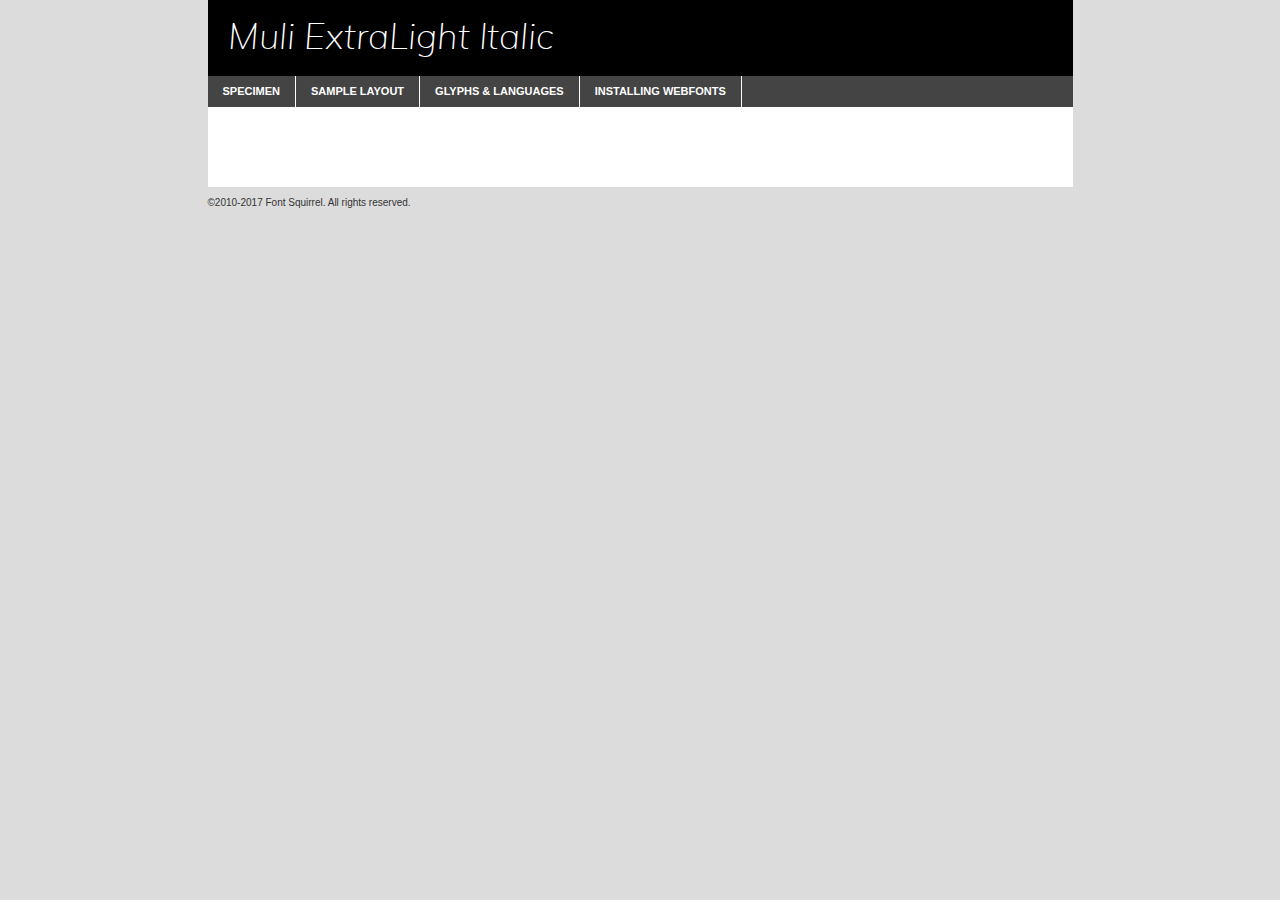
<file: Projeto-009/fonts/webfontkit/muli-extralightitalic-demo.html>
<!DOCTYPE html PUBLIC "-//W3C//DTD XHTML 1.0 Transitional//EN"
	"http://www.w3.org/TR/xhtml1/DTD/xhtml1-transitional.dtd">

<html xmlns="http://www.w3.org/1999/xhtml" xml:lang="en" lang="en">
<head>
	<meta http-equiv="Content-Type" content="text/html; charset=utf-8" />
	<script src="http://ajax.googleapis.com/ajax/libs/jquery/1.7.2/jquery.min.js" type="text/javascript" charset="utf-8"></script>
	<script type="text/javascript">
	(function($){$.fn.easyTabs=function(option){var param=jQuery.extend({fadeSpeed:"fast",defaultContent:1,activeClass:'active'},option);$(this).each(function(){var thisId="#"+this.id;if(param.defaultContent==''){param.defaultContent=1;}
	if(typeof param.defaultContent=="number")
	{var defaultTab=$(thisId+" .tabs li:eq("+(param.defaultContent-1)+") a").attr('href').substr(1);}else{var defaultTab=param.defaultContent;}
	$(thisId+" .tabs li a").each(function(){var tabToHide=$(this).attr('href').substr(1);$("#"+tabToHide).addClass('easytabs-tab-content');});hideAll();changeContent(defaultTab);function hideAll(){$(thisId+" .easytabs-tab-content").hide();}
	function changeContent(tabId){hideAll();$(thisId+" .tabs li").removeClass(param.activeClass);$(thisId+" .tabs li a[href=#"+tabId+"]").closest('li').addClass(param.activeClass);if(param.fadeSpeed!="none")
	{$(thisId+" #"+tabId).fadeIn(param.fadeSpeed);}else{$(thisId+" #"+tabId).show();}}
	$(thisId+" .tabs li").click(function(){var tabId=$(this).find('a').attr('href').substr(1);changeContent(tabId);return false;});});}})(jQuery);
	</script>
	<link rel="stylesheet" href="specimen_files/specimen_stylesheet.css" type="text/css" charset="utf-8" />
	<link rel="stylesheet" href="stylesheet.css" type="text/css" charset="utf-8" />

	<style type="text/css">
					body{
				font-family: 'muliextralight_italic';
							}
		</style>

	<title>Muli ExtraLight Italic Specimen</title>
	
	
	<script type="text/javascript" charset="utf-8">
		$(document).ready(function() {
			$('#container').easyTabs({defaultContent:1});
		});
	</script>
</head>

<body>
<div id="container">
	<div id="header">
		Muli ExtraLight Italic	</div>
	<ul class="tabs">
		<li><a href="#specimen">Specimen</a></li>
		<li><a href="#layout">Sample Layout</a></li>
				<li><a href="#glyphs">Glyphs &amp; Languages</a></li>
		<li><a href="#installing">Installing Webfonts</a></li>
		
	</ul>
	
	<div id="main_content">

		
			<div id="specimen">
		
				<div class="section">
					<div class="grid12 firstcol">
						<div class="huge">AaBb</div>
					</div>
				</div>
		
				<div class="section">
					<div class="glyph_range">A&#x200B;B&#x200b;C&#x200b;D&#x200b;E&#x200b;F&#x200b;G&#x200b;H&#x200b;I&#x200b;J&#x200b;K&#x200b;L&#x200b;M&#x200b;N&#x200b;O&#x200b;P&#x200b;Q&#x200b;R&#x200b;S&#x200b;T&#x200b;U&#x200b;V&#x200b;W&#x200b;X&#x200b;Y&#x200b;Z&#x200b;a&#x200b;b&#x200b;c&#x200b;d&#x200b;e&#x200b;f&#x200b;g&#x200b;h&#x200b;i&#x200b;j&#x200b;k&#x200b;l&#x200b;m&#x200b;n&#x200b;o&#x200b;p&#x200b;q&#x200b;r&#x200b;s&#x200b;t&#x200b;u&#x200b;v&#x200b;w&#x200b;x&#x200b;y&#x200b;z&#x200b;1&#x200b;2&#x200b;3&#x200b;4&#x200b;5&#x200b;6&#x200b;7&#x200b;8&#x200b;9&#x200b;0&#x200b;&amp;&#x200b;.&#x200b;,&#x200b;?&#x200b;!&#x200b;&#64;&#x200b;(&#x200b;)&#x200b;#&#x200b;$&#x200b;%&#x200b;*&#x200b;+&#x200b;-&#x200b;=&#x200b;:&#x200b;;</div>
				</div>
				<div class="section">
					<div class="grid12 firstcol">
						<table class="sample_table">
							<tr><td>10</td><td class="size10">abcdefghijklmnopqrstuvwxyzABCDEFGHIJKLMNOPQRSTUVWXYZ0123456789abcdefghijklmnopqrstuvwxyzABCDEFGHIJKLMNOPQRSTUVWXYZ0123456789abcdefghijklmnopqrstuvwxyzABCDEFGHIJKLMNOPQRSTUVWXYZ</td></tr>
							<tr><td>11</td><td class="size11">abcdefghijklmnopqrstuvwxyzABCDEFGHIJKLMNOPQRSTUVWXYZ0123456789abcdefghijklmnopqrstuvwxyzABCDEFGHIJKLMNOPQRSTUVWXYZ0123456789abcdefghijklmnopqrstuvwxyzABCDEFGHIJKLMNOPQRSTUVWXYZ</td></tr>
							<tr><td>12</td><td class="size12">abcdefghijklmnopqrstuvwxyzABCDEFGHIJKLMNOPQRSTUVWXYZ0123456789abcdefghijklmnopqrstuvwxyzABCDEFGHIJKLMNOPQRSTUVWXYZ0123456789abcdefghijklmnopqrstuvwxyzABCDEFGHIJKLMNOPQRSTUVWXYZ</td></tr>
							<tr><td>13</td><td class="size13">abcdefghijklmnopqrstuvwxyzABCDEFGHIJKLMNOPQRSTUVWXYZ0123456789abcdefghijklmnopqrstuvwxyzABCDEFGHIJKLMNOPQRSTUVWXYZ0123456789abcdefghijklmnopqrstuvwxyzABCDEFGHIJKLMNOPQRSTUVWXYZ</td></tr>
							<tr><td>14</td><td class="size14">abcdefghijklmnopqrstuvwxyzABCDEFGHIJKLMNOPQRSTUVWXYZ0123456789abcdefghijklmnopqrstuvwxyzABCDEFGHIJKLMNOPQRSTUVWXYZ0123456789abcdefghijklmnopqrstuvwxyzABCDEFGHIJKLMNOPQRSTUVWXYZ</td></tr>
							<tr><td>16</td><td class="size16">abcdefghijklmnopqrstuvwxyzABCDEFGHIJKLMNOPQRSTUVWXYZ0123456789abcdefghijklmnopqrstuvwxyzABCDEFGHIJKLMNOPQRSTUVWXYZ</td></tr>
							<tr><td>18</td><td class="size18">abcdefghijklmnopqrstuvwxyzABCDEFGHIJKLMNOPQRSTUVWXYZ0123456789abcdefghijklmnopqrstuvwxyzABCDEFGHIJKLMNOPQRSTUVWXYZ</td></tr>
							<tr><td>20</td><td class="size20">abcdefghijklmnopqrstuvwxyzABCDEFGHIJKLMNOPQRSTUVWXYZ0123456789abcdefghijklmnopqrstuvwxyzABCDEFGHIJKLMNOPQRSTUVWXYZ</td></tr>
							<tr><td>24</td><td class="size24">abcdefghijklmnopqrstuvwxyzABCDEFGHIJKLMNOPQRSTUVWXYZ0123456789abcdefghijklmnopqrstuvwxyzABCDEFGHIJKLMNOPQRSTUVWXYZ</td></tr>
							<tr><td>30</td><td class="size30">abcdefghijklmnopqrstuvwxyzABCDEFGHIJKLMNOPQRSTUVWXYZ0123456789abcdefghijklmnopqrstuvwxyzABCDEFGHIJKLMNOPQRSTUVWXYZ</td></tr>
							<tr><td>36</td><td class="size36">abcdefghijklmnopqrstuvwxyzABCDEFGHIJKLMNOPQRSTUVWXYZ0123456789abcdefghijklmnopqrstuvwxyzABCDEFGHIJKLMNOPQRSTUVWXYZ</td></tr>
							<tr><td>48</td><td class="size48">abcdefghijklmnopqrstuvwxyzABCDEFGHIJKLMNOPQRSTUVWXYZ0123456789abcdefghijklmnopqrstuvwxyzABCDEFGHIJKLMNOPQRSTUVWXYZ</td></tr>
							<tr><td>60</td><td class="size60">abcdefghijklmnopqrstuvwxyzABCDEFGHIJKLMNOPQRSTUVWXYZ0123456789abcdefghijklmnopqrstuvwxyzABCDEFGHIJKLMNOPQRSTUVWXYZ</td></tr>
							<tr><td>72</td><td class="size72">abcdefghijklmnopqrstuvwxyzABCDEFGHIJKLMNOPQRSTUVWXYZ0123456789abcdefghijklmnopqrstuvwxyzABCDEFGHIJKLMNOPQRSTUVWXYZ</td></tr>
							<tr><td>90</td><td class="size90">abcdefghijklmnopqrstuvwxyzABCDEFGHIJKLMNOPQRSTUVWXYZ0123456789abcdefghijklmnopqrstuvwxyzABCDEFGHIJKLMNOPQRSTUVWXYZ</td></tr>
						</table>
				
					</div>
			
				</div>
		
		
		
								<div class="section" id="bodycomparison">


										<div id="xheight">
				<div class="fontbody">&#x25FC;&#x25FC;&#x25FC;&#x25FC;&#x25FC;&#x25FC;&#x25FC;&#x25FC;&#x25FC;&#x25FC;&#x25FC;&#x25FC;&#x25FC;&#x25FC;&#x25FC;&#x25FC;&#x25FC;&#x25FC;&#x25FC;&#x25FC;&#x25FC;&#x25FC;&#x25FC;&#x25FC;&#x25FC;&#x25FC;&#x25FC;&#x25FC;&#x25FC;&#x25FC;&#x25FC;&#x25FC;&#x25FC;&#x25FC;&#x25FC;&#x25FC;&#x25FC;&#x25FC;&#x25FC;&#x25FC;&#x25FC;&#x25FC;&#x25FC;&#x25FC;&#x25FC;&#x25FC;&#x25FC;&#x25FC;&#x25FC;&#x25FC;&#x25FC;&#x25FC;&#x25FC;&#x25FC;&#x25FC;&#x25FC;&#x25FC;&#x25FC;&#x25FC;&#x25FC;&#x25FC;&#x25FC;&#x25FC;&#x25FC;&#x25FC;&#x25FC;&#x25FC;&#x25FC;&#x25FC;&#x25FC;&#x25FC;&#x25FC;&#x25FC;&#x25FC;&#x25FC;&#x25FC;&#x25FC;&#x25FC;&#x25FC;&#x25FC;&#x25FC;&#x25FC;&#x25FC;&#x25FC;&#x25FC;&#x25FC;&#x25FC;&#x25FC;&#x25FC;&#x25FC;&#x25FC;&#x25FC;&#x25FC;&#x25FC;&#x25FC;&#x25FC;&#x25FC;&#x25FC;&#x25FC;body</div><div class="arialbody">body</div><div class="verdanabody">body</div><div class="georgiabody">body</div></div>
										<div class="fontbody" style="z-index:1">
											body<span>Muli ExtraLight Italic</span>
										</div>
										<div class="arialbody" style="z-index:1">
											body<span>Arial</span>
										</div>
										<div class="verdanabody" style="z-index:1">
											body<span>Verdana</span>
										</div>
										<div class="georgiabody" style="z-index:1">
											body<span>Georgia</span>
										</div>



								</div>
		
		
				<div class="section psample psample_row1" id="">
					
					<div class="grid2 firstcol">
						<p class="size10"><span>10.</span>Aenean lacinia bibendum nulla sed consectetur. Fusce dapibus, tellus ac cursus commodo, tortor mauris condimentum nibh, ut fermentum massa justo sit amet risus. Nullam id dolor id nibh ultricies vehicula ut id elit. Cum sociis natoque penatibus et magnis dis parturient montes, nascetur ridiculus mus. Nulla vitae elit libero, a pharetra augue.</p>
			
					</div>
					<div class="grid3">
						<p class="size11"><span>11.</span>Aenean lacinia bibendum nulla sed consectetur. Fusce dapibus, tellus ac cursus commodo, tortor mauris condimentum nibh, ut fermentum massa justo sit amet risus. Nullam id dolor id nibh ultricies vehicula ut id elit. Cum sociis natoque penatibus et magnis dis parturient montes, nascetur ridiculus mus. Nulla vitae elit libero, a pharetra augue.</p>
			
					</div>
					<div class="grid3">
						<p class="size12"><span>12.</span>Aenean lacinia bibendum nulla sed consectetur. Fusce dapibus, tellus ac cursus commodo, tortor mauris condimentum nibh, ut fermentum massa justo sit amet risus. Nullam id dolor id nibh ultricies vehicula ut id elit. Cum sociis natoque penatibus et magnis dis parturient montes, nascetur ridiculus mus. Nulla vitae elit libero, a pharetra augue.</p>
			
					</div>
					<div class="grid4">
						<p class="size13"><span>13.</span>Aenean lacinia bibendum nulla sed consectetur. Fusce dapibus, tellus ac cursus commodo, tortor mauris condimentum nibh, ut fermentum massa justo sit amet risus. Nullam id dolor id nibh ultricies vehicula ut id elit. Cum sociis natoque penatibus et magnis dis parturient montes, nascetur ridiculus mus. Nulla vitae elit libero, a pharetra augue.</p>
			
					</div>
					<div class="white_blend"></div>
					
				</div>
				<div class="section psample psample_row2" id="">
					<div class="grid3 firstcol">
						<p class="size14"><span>14.</span>Aenean lacinia bibendum nulla sed consectetur. Fusce dapibus, tellus ac cursus commodo, tortor mauris condimentum nibh, ut fermentum massa justo sit amet risus. Nullam id dolor id nibh ultricies vehicula ut id elit. Cum sociis natoque penatibus et magnis dis parturient montes, nascetur ridiculus mus. Nulla vitae elit libero, a pharetra augue.</p>
			
					</div>
					<div class="grid4">
						<p class="size16"><span>16.</span>Aenean lacinia bibendum nulla sed consectetur. Fusce dapibus, tellus ac cursus commodo, tortor mauris condimentum nibh, ut fermentum massa justo sit amet risus. Nullam id dolor id nibh ultricies vehicula ut id elit. Cum sociis natoque penatibus et magnis dis parturient montes, nascetur ridiculus mus. Nulla vitae elit libero, a pharetra augue.</p>
			
					</div>
					<div class="grid5">
						<p class="size18"><span>18.</span>Aenean lacinia bibendum nulla sed consectetur. Fusce dapibus, tellus ac cursus commodo, tortor mauris condimentum nibh, ut fermentum massa justo sit amet risus. Nullam id dolor id nibh ultricies vehicula ut id elit. Cum sociis natoque penatibus et magnis dis parturient montes, nascetur ridiculus mus. Nulla vitae elit libero, a pharetra augue.</p>
			
					</div>

					<div class="white_blend"></div>

				</div>
				
				<div class="section psample psample_row3" id="">
					<div class="grid5 firstcol">
						<p class="size20"><span>20.</span>Aenean lacinia bibendum nulla sed consectetur. Fusce dapibus, tellus ac cursus commodo, tortor mauris condimentum nibh, ut fermentum massa justo sit amet risus. Nullam id dolor id nibh ultricies vehicula ut id elit. Cum sociis natoque penatibus et magnis dis parturient montes, nascetur ridiculus mus. Nulla vitae elit libero, a pharetra augue.</p>
					</div>
					<div class="grid7">
						<p class="size24"><span>24.</span>Aenean lacinia bibendum nulla sed consectetur. Fusce dapibus, tellus ac cursus commodo, tortor mauris condimentum nibh, ut fermentum massa justo sit amet risus. Nullam id dolor id nibh ultricies vehicula ut id elit. Cum sociis natoque penatibus et magnis dis parturient montes, nascetur ridiculus mus. Nulla vitae elit libero, a pharetra augue.</p>
					</div>
					
					<div class="white_blend"></div>
					
				</div>
				
				<div class="section psample psample_row4" id="">
					<div class="grid12 firstcol">
						<p class="size30"><span>30.</span>Aenean lacinia bibendum nulla sed consectetur. Fusce dapibus, tellus ac cursus commodo, tortor mauris condimentum nibh, ut fermentum massa justo sit amet risus. Nullam id dolor id nibh ultricies vehicula ut id elit. Cum sociis natoque penatibus et magnis dis parturient montes, nascetur ridiculus mus. Nulla vitae elit libero, a pharetra augue.</p>
					</div>
					<div class="white_blend"></div>
					
				</div>
				
				
				
				<div class="section psample psample_row1 fullreverse">
					<div class="grid2 firstcol">
						<p class="size10"><span>10.</span>Aenean lacinia bibendum nulla sed consectetur. Fusce dapibus, tellus ac cursus commodo, tortor mauris condimentum nibh, ut fermentum massa justo sit amet risus. Nullam id dolor id nibh ultricies vehicula ut id elit. Cum sociis natoque penatibus et magnis dis parturient montes, nascetur ridiculus mus. Nulla vitae elit libero, a pharetra augue.</p>
			
					</div>
					<div class="grid3">
						<p class="size11"><span>11.</span>Aenean lacinia bibendum nulla sed consectetur. Fusce dapibus, tellus ac cursus commodo, tortor mauris condimentum nibh, ut fermentum massa justo sit amet risus. Nullam id dolor id nibh ultricies vehicula ut id elit. Cum sociis natoque penatibus et magnis dis parturient montes, nascetur ridiculus mus. Nulla vitae elit libero, a pharetra augue.</p>
			
					</div>
					<div class="grid3">
						<p class="size12"><span>12.</span>Aenean lacinia bibendum nulla sed consectetur. Fusce dapibus, tellus ac cursus commodo, tortor mauris condimentum nibh, ut fermentum massa justo sit amet risus. Nullam id dolor id nibh ultricies vehicula ut id elit. Cum sociis natoque penatibus et magnis dis parturient montes, nascetur ridiculus mus. Nulla vitae elit libero, a pharetra augue.</p>
			
					</div>
					<div class="grid4">
						<p class="size13"><span>13.</span>Aenean lacinia bibendum nulla sed consectetur. Fusce dapibus, tellus ac cursus commodo, tortor mauris condimentum nibh, ut fermentum massa justo sit amet risus. Nullam id dolor id nibh ultricies vehicula ut id elit. Cum sociis natoque penatibus et magnis dis parturient montes, nascetur ridiculus mus. Nulla vitae elit libero, a pharetra augue.</p>
			
					</div>
					<div class="black_blend"></div>
					
				</div>
				
				<div class="section psample psample_row2 fullreverse">
					<div class="grid3 firstcol">
						<p class="size14"><span>14.</span>Aenean lacinia bibendum nulla sed consectetur. Fusce dapibus, tellus ac cursus commodo, tortor mauris condimentum nibh, ut fermentum massa justo sit amet risus. Nullam id dolor id nibh ultricies vehicula ut id elit. Cum sociis natoque penatibus et magnis dis parturient montes, nascetur ridiculus mus. Nulla vitae elit libero, a pharetra augue.</p>
			
					</div>
					<div class="grid4">
						<p class="size16"><span>16.</span>Aenean lacinia bibendum nulla sed consectetur. Fusce dapibus, tellus ac cursus commodo, tortor mauris condimentum nibh, ut fermentum massa justo sit amet risus. Nullam id dolor id nibh ultricies vehicula ut id elit. Cum sociis natoque penatibus et magnis dis parturient montes, nascetur ridiculus mus. Nulla vitae elit libero, a pharetra augue.</p>
			
					</div>
					<div class="grid5">
						<p class="size18"><span>18.</span>Aenean lacinia bibendum nulla sed consectetur. Fusce dapibus, tellus ac cursus commodo, tortor mauris condimentum nibh, ut fermentum massa justo sit amet risus. Nullam id dolor id nibh ultricies vehicula ut id elit. Cum sociis natoque penatibus et magnis dis parturient montes, nascetur ridiculus mus. Nulla vitae elit libero, a pharetra augue.</p>
			
					</div>
					<div class="black_blend"></div>

				</div>
				
				<div class="section psample fullreverse psample_row3" id="">
					<div class="grid5 firstcol">
						<p class="size20"><span>20.</span>Aenean lacinia bibendum nulla sed consectetur. Fusce dapibus, tellus ac cursus commodo, tortor mauris condimentum nibh, ut fermentum massa justo sit amet risus. Nullam id dolor id nibh ultricies vehicula ut id elit. Cum sociis natoque penatibus et magnis dis parturient montes, nascetur ridiculus mus. Nulla vitae elit libero, a pharetra augue.</p>
					</div>
					<div class="grid7">
						<p class="size24"><span>24.</span>Aenean lacinia bibendum nulla sed consectetur. Fusce dapibus, tellus ac cursus commodo, tortor mauris condimentum nibh, ut fermentum massa justo sit amet risus. Nullam id dolor id nibh ultricies vehicula ut id elit. Cum sociis natoque penatibus et magnis dis parturient montes, nascetur ridiculus mus. Nulla vitae elit libero, a pharetra augue.</p>
					</div>
					
					<div class="black_blend"></div>
					
				</div>
				
				<div class="section psample fullreverse psample_row4" id="" style="border-bottom: 20px #000 solid;">
					<div class="grid12 firstcol">
						<p class="size30"><span>30.</span>Aenean lacinia bibendum nulla sed consectetur. Fusce dapibus, tellus ac cursus commodo, tortor mauris condimentum nibh, ut fermentum massa justo sit amet risus. Nullam id dolor id nibh ultricies vehicula ut id elit. Cum sociis natoque penatibus et magnis dis parturient montes, nascetur ridiculus mus. Nulla vitae elit libero, a pharetra augue.</p>
					</div>
					<div class="black_blend"></div>
					
				</div>
				
				
				
				
			</div>
			
			<div id="layout">
				
				<div class="section">
					
					<div class="grid12 firstcol">
						<h1>Lorem Ipsum Dolor</h1>
						<h2>Etiam porta sem malesuada magna mollis euismod</h2>
						
						<p class="byline">By <a href="#link">Aenean Lacinia</a></p>
					</div>
				</div>
				<div class="section">
					<div class="grid8 firstcol">
						<p class="large">Donec sed odio dui. Morbi leo risus, porta ac consectetur ac, vestibulum at eros. Fusce dapibus, tellus ac cursus commodo, tortor mauris condimentum nibh, ut fermentum massa justo sit amet risus. </p>

						
						<h3>Pellentesque ornare sem</h3>

						<p>Maecenas sed diam eget risus varius blandit sit amet non magna. Maecenas faucibus mollis interdum. Donec ullamcorper nulla non metus auctor fringilla. Nullam id dolor id nibh ultricies vehicula ut id elit. Nullam id dolor id nibh ultricies vehicula ut id elit. </p>

						<p>Aenean eu leo quam. Pellentesque ornare sem lacinia quam venenatis vestibulum. Lorem ipsum dolor sit amet, consectetur adipiscing elit. Cum sociis natoque penatibus et magnis dis parturient montes, nascetur ridiculus mus. </p>

						<p>Nulla vitae elit libero, a pharetra augue. Praesent commodo cursus magna, vel scelerisque nisl consectetur et. Aenean lacinia bibendum nulla sed consectetur. </p>

						<p>Nullam quis risus eget urna mollis ornare vel eu leo. Nullam quis risus eget urna mollis ornare vel eu leo. Maecenas sed diam eget risus varius blandit sit amet non magna. Donec ullamcorper nulla non metus auctor fringilla. </p>

						<h3>Cras mattis consectetur</h3>

						<p>Aenean eu leo quam. Pellentesque ornare sem lacinia quam venenatis vestibulum. Aenean lacinia bibendum nulla sed consectetur. Integer posuere erat a ante venenatis dapibus posuere velit aliquet. Cras mattis consectetur purus sit amet fermentum. </p>

						<p>Nullam id dolor id nibh ultricies vehicula ut id elit. Nullam quis risus eget urna mollis ornare vel eu leo. Cras mattis consectetur purus sit amet fermentum.</p>
					</div>
					
					<div class="grid4 sidebar">
						
						<div class="box reverse">
							<p class="last">Nullam quis risus eget urna mollis ornare vel eu leo. Donec ullamcorper nulla non metus auctor fringilla. Cras mattis consectetur purus sit amet fermentum. Sed posuere consectetur est at lobortis. Lorem ipsum dolor sit amet, consectetur adipiscing elit. </p>
						</div>
						
						<p class="caption">Maecenas sed diam eget risus varius.</p>

						<p>Vestibulum id ligula porta felis euismod semper. Integer posuere erat a ante venenatis dapibus posuere velit aliquet. Vestibulum id ligula porta felis euismod semper. Sed posuere consectetur est at lobortis. Maecenas sed diam eget risus varius blandit sit amet non magna. Fusce dapibus, tellus ac cursus commodo, tortor mauris condimentum nibh, ut fermentum massa justo sit amet risus. </p>

					

						<p>Duis mollis, est non commodo luctus, nisi erat porttitor ligula, eget lacinia odio sem nec elit. Aenean lacinia bibendum nulla sed consectetur. Vivamus sagittis lacus vel augue laoreet rutrum faucibus dolor auctor. Aenean lacinia bibendum nulla sed consectetur. Nullam quis risus eget urna mollis ornare vel eu leo. </p>

						<p>Praesent commodo cursus magna, vel scelerisque nisl consectetur et. Donec ullamcorper nulla non metus auctor fringilla. Maecenas faucibus mollis interdum. Fusce dapibus, tellus ac cursus commodo, tortor mauris condimentum nibh, ut fermentum massa justo sit amet risus. </p>

					</div>
				</div>
				
			</div>


			



		<div id="glyphs">
			<div class="section">
				<div class="grid12 firstcol">
			
				<h1>Language Support</h1>
				<p>The subset of Muli ExtraLight Italic in this kit supports the following languages:<br />
			
					Albanian, Basque, Breton, Chamorro, Danish, Dutch, English, Faroese, Finnish, French, Frisian, Galician, German, Icelandic, Italian, Malagasy, Norwegian, Portuguese, Spanish, Alsatian, Aragonese, Arapaho, Arrernte, Asturian, Aymara, Bislama, Cebuano, Corsican, Fijian, French_creole, Genoese, Gilbertese, Greenlandic, Haitian_creole, Hiligaynon, Hmong, Hopi, Ibanag, Iloko_ilokano, Indonesian, Interglossa_glosa, Interlingua, Irish_gaelic, Jerriais, Lojban, Lombard, Luxembourgeois, Manx, Mohawk, Norfolk_pitcairnese, Occitan, Oromo, Pangasinan, Papiamento, Piedmontese, Potawatomi, Rhaeto-romance, Romansh, Rotokas, Sami_lule, Samoan, Sardinian, Scots_gaelic, Seychelles_creole, Shona, Sicilian, Somali, Southern_ndebele, Swahili, Swati_swazi, Tagalog_filipino_pilipino, Tetum, Tok_pisin, Uyghur_latinized, Volapuk, Walloon, Warlpiri, Xhosa, Yapese, Zulu, Latinbasic, Ubasic, Demo				</p>
				<h1>Glyph Chart</h1>
				<p>The subset of Muli ExtraLight Italic in this kit includes all the glyphs listed below. Unicode entities are included above each glyph to help you insert individual characters into your layout.</p>
				<div id="glyph_chart">
			
																														 <div><p>&amp;#13;</p>&#13;</div>
																				 <div><p>&amp;#32;</p>&#32;</div>
																				 <div><p>&amp;#33;</p>&#33;</div>
																				 <div><p>&amp;#34;</p>&#34;</div>
																				 <div><p>&amp;#35;</p>&#35;</div>
																				 <div><p>&amp;#36;</p>&#36;</div>
																				 <div><p>&amp;#37;</p>&#37;</div>
																				 <div><p>&amp;#38;</p>&#38;</div>
																				 <div><p>&amp;#39;</p>&#39;</div>
																				 <div><p>&amp;#40;</p>&#40;</div>
																				 <div><p>&amp;#41;</p>&#41;</div>
																				 <div><p>&amp;#42;</p>&#42;</div>
																				 <div><p>&amp;#43;</p>&#43;</div>
																				 <div><p>&amp;#44;</p>&#44;</div>
																				 <div><p>&amp;#45;</p>&#45;</div>
																				 <div><p>&amp;#46;</p>&#46;</div>
																				 <div><p>&amp;#47;</p>&#47;</div>
																				 <div><p>&amp;#48;</p>&#48;</div>
																				 <div><p>&amp;#49;</p>&#49;</div>
																				 <div><p>&amp;#50;</p>&#50;</div>
																				 <div><p>&amp;#51;</p>&#51;</div>
																				 <div><p>&amp;#52;</p>&#52;</div>
																				 <div><p>&amp;#53;</p>&#53;</div>
																				 <div><p>&amp;#54;</p>&#54;</div>
																				 <div><p>&amp;#55;</p>&#55;</div>
																				 <div><p>&amp;#56;</p>&#56;</div>
																				 <div><p>&amp;#57;</p>&#57;</div>
																				 <div><p>&amp;#58;</p>&#58;</div>
																				 <div><p>&amp;#59;</p>&#59;</div>
																				 <div><p>&amp;#60;</p>&#60;</div>
																				 <div><p>&amp;#61;</p>&#61;</div>
																				 <div><p>&amp;#62;</p>&#62;</div>
																				 <div><p>&amp;#63;</p>&#63;</div>
																				 <div><p>&amp;#64;</p>&#64;</div>
																				 <div><p>&amp;#65;</p>&#65;</div>
																				 <div><p>&amp;#66;</p>&#66;</div>
																				 <div><p>&amp;#67;</p>&#67;</div>
																				 <div><p>&amp;#68;</p>&#68;</div>
																				 <div><p>&amp;#69;</p>&#69;</div>
																				 <div><p>&amp;#70;</p>&#70;</div>
																				 <div><p>&amp;#71;</p>&#71;</div>
																				 <div><p>&amp;#72;</p>&#72;</div>
																				 <div><p>&amp;#73;</p>&#73;</div>
																				 <div><p>&amp;#74;</p>&#74;</div>
																				 <div><p>&amp;#75;</p>&#75;</div>
																				 <div><p>&amp;#76;</p>&#76;</div>
																				 <div><p>&amp;#77;</p>&#77;</div>
																				 <div><p>&amp;#78;</p>&#78;</div>
																				 <div><p>&amp;#79;</p>&#79;</div>
																				 <div><p>&amp;#80;</p>&#80;</div>
																				 <div><p>&amp;#81;</p>&#81;</div>
																				 <div><p>&amp;#82;</p>&#82;</div>
																				 <div><p>&amp;#83;</p>&#83;</div>
																				 <div><p>&amp;#84;</p>&#84;</div>
																				 <div><p>&amp;#85;</p>&#85;</div>
																				 <div><p>&amp;#86;</p>&#86;</div>
																				 <div><p>&amp;#87;</p>&#87;</div>
																				 <div><p>&amp;#88;</p>&#88;</div>
																				 <div><p>&amp;#89;</p>&#89;</div>
																				 <div><p>&amp;#90;</p>&#90;</div>
																				 <div><p>&amp;#91;</p>&#91;</div>
																				 <div><p>&amp;#92;</p>&#92;</div>
																				 <div><p>&amp;#93;</p>&#93;</div>
																				 <div><p>&amp;#94;</p>&#94;</div>
																				 <div><p>&amp;#95;</p>&#95;</div>
																				 <div><p>&amp;#96;</p>&#96;</div>
																				 <div><p>&amp;#97;</p>&#97;</div>
																				 <div><p>&amp;#98;</p>&#98;</div>
																				 <div><p>&amp;#99;</p>&#99;</div>
																				 <div><p>&amp;#100;</p>&#100;</div>
																				 <div><p>&amp;#101;</p>&#101;</div>
																				 <div><p>&amp;#102;</p>&#102;</div>
																				 <div><p>&amp;#103;</p>&#103;</div>
																				 <div><p>&amp;#104;</p>&#104;</div>
																				 <div><p>&amp;#105;</p>&#105;</div>
																				 <div><p>&amp;#106;</p>&#106;</div>
																				 <div><p>&amp;#107;</p>&#107;</div>
																				 <div><p>&amp;#108;</p>&#108;</div>
																				 <div><p>&amp;#109;</p>&#109;</div>
																				 <div><p>&amp;#110;</p>&#110;</div>
																				 <div><p>&amp;#111;</p>&#111;</div>
																				 <div><p>&amp;#112;</p>&#112;</div>
																				 <div><p>&amp;#113;</p>&#113;</div>
																				 <div><p>&amp;#114;</p>&#114;</div>
																				 <div><p>&amp;#115;</p>&#115;</div>
																				 <div><p>&amp;#116;</p>&#116;</div>
																				 <div><p>&amp;#117;</p>&#117;</div>
																				 <div><p>&amp;#118;</p>&#118;</div>
																				 <div><p>&amp;#119;</p>&#119;</div>
																				 <div><p>&amp;#120;</p>&#120;</div>
																				 <div><p>&amp;#121;</p>&#121;</div>
																				 <div><p>&amp;#122;</p>&#122;</div>
																				 <div><p>&amp;#123;</p>&#123;</div>
																				 <div><p>&amp;#124;</p>&#124;</div>
																				 <div><p>&amp;#125;</p>&#125;</div>
																				 <div><p>&amp;#126;</p>&#126;</div>
																				 <div><p>&amp;#160;</p>&#160;</div>
																				 <div><p>&amp;#161;</p>&#161;</div>
																				 <div><p>&amp;#162;</p>&#162;</div>
																				 <div><p>&amp;#163;</p>&#163;</div>
																				 <div><p>&amp;#164;</p>&#164;</div>
																				 <div><p>&amp;#165;</p>&#165;</div>
																				 <div><p>&amp;#166;</p>&#166;</div>
																				 <div><p>&amp;#167;</p>&#167;</div>
																				 <div><p>&amp;#168;</p>&#168;</div>
																				 <div><p>&amp;#169;</p>&#169;</div>
																				 <div><p>&amp;#170;</p>&#170;</div>
																				 <div><p>&amp;#171;</p>&#171;</div>
																				 <div><p>&amp;#172;</p>&#172;</div>
																				 <div><p>&amp;#173;</p>&#173;</div>
																				 <div><p>&amp;#174;</p>&#174;</div>
																				 <div><p>&amp;#175;</p>&#175;</div>
																				 <div><p>&amp;#176;</p>&#176;</div>
																				 <div><p>&amp;#177;</p>&#177;</div>
																				 <div><p>&amp;#178;</p>&#178;</div>
																				 <div><p>&amp;#179;</p>&#179;</div>
																				 <div><p>&amp;#180;</p>&#180;</div>
																				 <div><p>&amp;#181;</p>&#181;</div>
																				 <div><p>&amp;#182;</p>&#182;</div>
																				 <div><p>&amp;#183;</p>&#183;</div>
																				 <div><p>&amp;#184;</p>&#184;</div>
																				 <div><p>&amp;#185;</p>&#185;</div>
																				 <div><p>&amp;#186;</p>&#186;</div>
																				 <div><p>&amp;#187;</p>&#187;</div>
																				 <div><p>&amp;#188;</p>&#188;</div>
																				 <div><p>&amp;#189;</p>&#189;</div>
																				 <div><p>&amp;#190;</p>&#190;</div>
																				 <div><p>&amp;#191;</p>&#191;</div>
																				 <div><p>&amp;#192;</p>&#192;</div>
																				 <div><p>&amp;#193;</p>&#193;</div>
																				 <div><p>&amp;#194;</p>&#194;</div>
																				 <div><p>&amp;#195;</p>&#195;</div>
																				 <div><p>&amp;#196;</p>&#196;</div>
																				 <div><p>&amp;#197;</p>&#197;</div>
																				 <div><p>&amp;#198;</p>&#198;</div>
																				 <div><p>&amp;#199;</p>&#199;</div>
																				 <div><p>&amp;#200;</p>&#200;</div>
																				 <div><p>&amp;#201;</p>&#201;</div>
																				 <div><p>&amp;#202;</p>&#202;</div>
																				 <div><p>&amp;#203;</p>&#203;</div>
																				 <div><p>&amp;#204;</p>&#204;</div>
																				 <div><p>&amp;#205;</p>&#205;</div>
																				 <div><p>&amp;#206;</p>&#206;</div>
																				 <div><p>&amp;#207;</p>&#207;</div>
																				 <div><p>&amp;#208;</p>&#208;</div>
																				 <div><p>&amp;#209;</p>&#209;</div>
																				 <div><p>&amp;#210;</p>&#210;</div>
																				 <div><p>&amp;#211;</p>&#211;</div>
																				 <div><p>&amp;#212;</p>&#212;</div>
																				 <div><p>&amp;#213;</p>&#213;</div>
																				 <div><p>&amp;#214;</p>&#214;</div>
																				 <div><p>&amp;#215;</p>&#215;</div>
																				 <div><p>&amp;#216;</p>&#216;</div>
																				 <div><p>&amp;#217;</p>&#217;</div>
																				 <div><p>&amp;#218;</p>&#218;</div>
																				 <div><p>&amp;#219;</p>&#219;</div>
																				 <div><p>&amp;#220;</p>&#220;</div>
																				 <div><p>&amp;#221;</p>&#221;</div>
																				 <div><p>&amp;#222;</p>&#222;</div>
																				 <div><p>&amp;#223;</p>&#223;</div>
																				 <div><p>&amp;#224;</p>&#224;</div>
																				 <div><p>&amp;#225;</p>&#225;</div>
																				 <div><p>&amp;#226;</p>&#226;</div>
																				 <div><p>&amp;#227;</p>&#227;</div>
																				 <div><p>&amp;#228;</p>&#228;</div>
																				 <div><p>&amp;#229;</p>&#229;</div>
																				 <div><p>&amp;#230;</p>&#230;</div>
																				 <div><p>&amp;#231;</p>&#231;</div>
																				 <div><p>&amp;#232;</p>&#232;</div>
																				 <div><p>&amp;#233;</p>&#233;</div>
																				 <div><p>&amp;#234;</p>&#234;</div>
																				 <div><p>&amp;#235;</p>&#235;</div>
																				 <div><p>&amp;#236;</p>&#236;</div>
																				 <div><p>&amp;#237;</p>&#237;</div>
																				 <div><p>&amp;#238;</p>&#238;</div>
																				 <div><p>&amp;#239;</p>&#239;</div>
																				 <div><p>&amp;#240;</p>&#240;</div>
																				 <div><p>&amp;#241;</p>&#241;</div>
																				 <div><p>&amp;#242;</p>&#242;</div>
																				 <div><p>&amp;#243;</p>&#243;</div>
																				 <div><p>&amp;#244;</p>&#244;</div>
																				 <div><p>&amp;#245;</p>&#245;</div>
																				 <div><p>&amp;#246;</p>&#246;</div>
																				 <div><p>&amp;#247;</p>&#247;</div>
																				 <div><p>&amp;#248;</p>&#248;</div>
																				 <div><p>&amp;#249;</p>&#249;</div>
																				 <div><p>&amp;#250;</p>&#250;</div>
																				 <div><p>&amp;#251;</p>&#251;</div>
																				 <div><p>&amp;#252;</p>&#252;</div>
																				 <div><p>&amp;#253;</p>&#253;</div>
																				 <div><p>&amp;#254;</p>&#254;</div>
																				 <div><p>&amp;#255;</p>&#255;</div>
																				 <div><p>&amp;#338;</p>&#338;</div>
																				 <div><p>&amp;#339;</p>&#339;</div>
																				 <div><p>&amp;#376;</p>&#376;</div>
																				 <div><p>&amp;#710;</p>&#710;</div>
																				 <div><p>&amp;#732;</p>&#732;</div>
																				 <div><p>&amp;#8192;</p>&#8192;</div>
																				 <div><p>&amp;#8193;</p>&#8193;</div>
																				 <div><p>&amp;#8194;</p>&#8194;</div>
																				 <div><p>&amp;#8195;</p>&#8195;</div>
																				 <div><p>&amp;#8196;</p>&#8196;</div>
																				 <div><p>&amp;#8197;</p>&#8197;</div>
																				 <div><p>&amp;#8198;</p>&#8198;</div>
																				 <div><p>&amp;#8199;</p>&#8199;</div>
																				 <div><p>&amp;#8200;</p>&#8200;</div>
																				 <div><p>&amp;#8201;</p>&#8201;</div>
																				 <div><p>&amp;#8202;</p>&#8202;</div>
																				 <div><p>&amp;#8208;</p>&#8208;</div>
																				 <div><p>&amp;#8209;</p>&#8209;</div>
																				 <div><p>&amp;#8210;</p>&#8210;</div>
																				 <div><p>&amp;#8211;</p>&#8211;</div>
																				 <div><p>&amp;#8212;</p>&#8212;</div>
																				 <div><p>&amp;#8216;</p>&#8216;</div>
																				 <div><p>&amp;#8217;</p>&#8217;</div>
																				 <div><p>&amp;#8218;</p>&#8218;</div>
																				 <div><p>&amp;#8220;</p>&#8220;</div>
																				 <div><p>&amp;#8221;</p>&#8221;</div>
																				 <div><p>&amp;#8222;</p>&#8222;</div>
																				 <div><p>&amp;#8226;</p>&#8226;</div>
																				 <div><p>&amp;#8230;</p>&#8230;</div>
																				 <div><p>&amp;#8239;</p>&#8239;</div>
																				 <div><p>&amp;#8249;</p>&#8249;</div>
																				 <div><p>&amp;#8250;</p>&#8250;</div>
																				 <div><p>&amp;#8287;</p>&#8287;</div>
																				 <div><p>&amp;#8364;</p>&#8364;</div>
																				 <div><p>&amp;#8482;</p>&#8482;</div>
																				 <div><p>&amp;#9724;</p>&#9724;</div>
																				 <div><p>&amp;#64257;</p>&#64257;</div>
																				 <div><p>&amp;#64258;</p>&#64258;</div>
																																						</div>	
				</div>
		
		
			</div>
		</div>
		
		
		<div id="specs">
			
		</div>
	
		<div id="installing">
			<div class="section">
				<div class="grid7 firstcol">
					<h1>Installing Webfonts</h1>
					
					<p>Webfonts are supported by all major browser platforms but not all in the same way. There are currently four different font formats that must be included in order to target all browsers. This includes TTF, WOFF, EOT and SVG.</p>
					
					<h2>1. Upload your webfonts</h2>
					<p>You must upload your webfont kit to your website. They should be in or near the same directory as your CSS files.</p>
					
					<h2>2. Include the webfont stylesheet</h2>
					<p>A special CSS @font-face declaration helps the various browsers select the appropriate font it needs without causing you a bunch of headaches. Learn more about this syntax by reading the <a href="https://www.fontspring.com/blog/further-hardening-of-the-bulletproof-syntax">Fontspring blog post</a> about it. The code for it is as follows:</p>


<code>
@font-face{ 
	font-family: 'MyWebFont';
	src: url('WebFont.eot');
	src: url('WebFont.eot?#iefix') format('embedded-opentype'),
	     url('WebFont.woff') format('woff'),
	     url('WebFont.ttf') format('truetype'),
	     url('WebFont.svg#webfont') format('svg');
}
</code>

	<p>We've already gone ahead and generated the code for you. All you have to do is link to the stylesheet in your HTML, like this:</p>
	<code>&lt;link rel=&quot;stylesheet&quot; href=&quot;stylesheet.css&quot; type=&quot;text/css&quot; charset=&quot;utf-8&quot; /&gt;</code>

					<h2>3. Modify your own stylesheet</h2>
					<p>To take advantage of your new fonts, you must tell your stylesheet to use them. Look at the original @font-face declaration above and find the property called "font-family." The name linked there will be what you use to reference the font. Prepend that webfont name to the font stack in the "font-family" property, inside the selector you want to change. For example:</p>
<code>p { font-family: 'WebFont', Arial, sans-serif; }</code>

<h2>4. Test</h2>
<p>Getting webfonts to work cross-browser <em>can</em> be tricky. Use the information in the sidebar to help you if you find that fonts aren't loading in a particular browser.</p>
				</div>
				
				<div class="grid5 sidebar">
					<div class="box">
						<h2>Troubleshooting<br />Font-Face Problems</h2>
						<p>Having trouble getting your webfonts to load in your new website? Here are some tips to sort out what might be the problem.</p>

						<h3>Fonts not showing in any browser</h3>

						<p>This sounds like you need to work on the plumbing. You either did not upload the fonts to the correct directory, or you did not link the fonts properly in the CSS. If you've confirmed that all this is correct and you still have a problem, take a look at your .htaccess file and see if requests are getting intercepted.</p>

						<h3>Fonts not loading in iPhone or iPad</h3>

						<p>The most common problem here is that you are serving the fonts from an IIS server. IIS refuses to serve files that have unknown MIME types. If that is the case, you must set the MIME type for SVG to "image/svg+xml" in the server settings. Follow these instructions from Microsoft if you need help.</p>

						<h3>Fonts not loading in Firefox</h3>

						<p>The primary reason for this failure? You are still using a version Firefox older than 3.5. So upgrade already! If that isn't it, then you are very likely serving fonts from a different domain. Firefox requires that all font assets be served from the same domain. Lastly it is possible that you need to add WOFF to your list of MIME types (if you are serving via IIS.)</p>

						<h3>Fonts not loading in IE</h3>

						<p>Are you looking at Internet Explorer on an actual Windows machine or are you cheating by using a service like Adobe BrowserLab? Many of these screenshot services do not render @font-face for IE. Best to test it on a real machine.</p>

						<h3>Fonts not loading in IE9</h3>

						<p>IE9, like Firefox, requires that fonts be served from the same domain as the website. Make sure that is the case.</p>
					</div>
				</div>
			</div>
			
		</div>
	
	</div>
	<div id="footer">
		<p>&copy;2010-2017 Font Squirrel. All rights reserved.</p>
	</div>
</div>
</body>
</html>
</file>
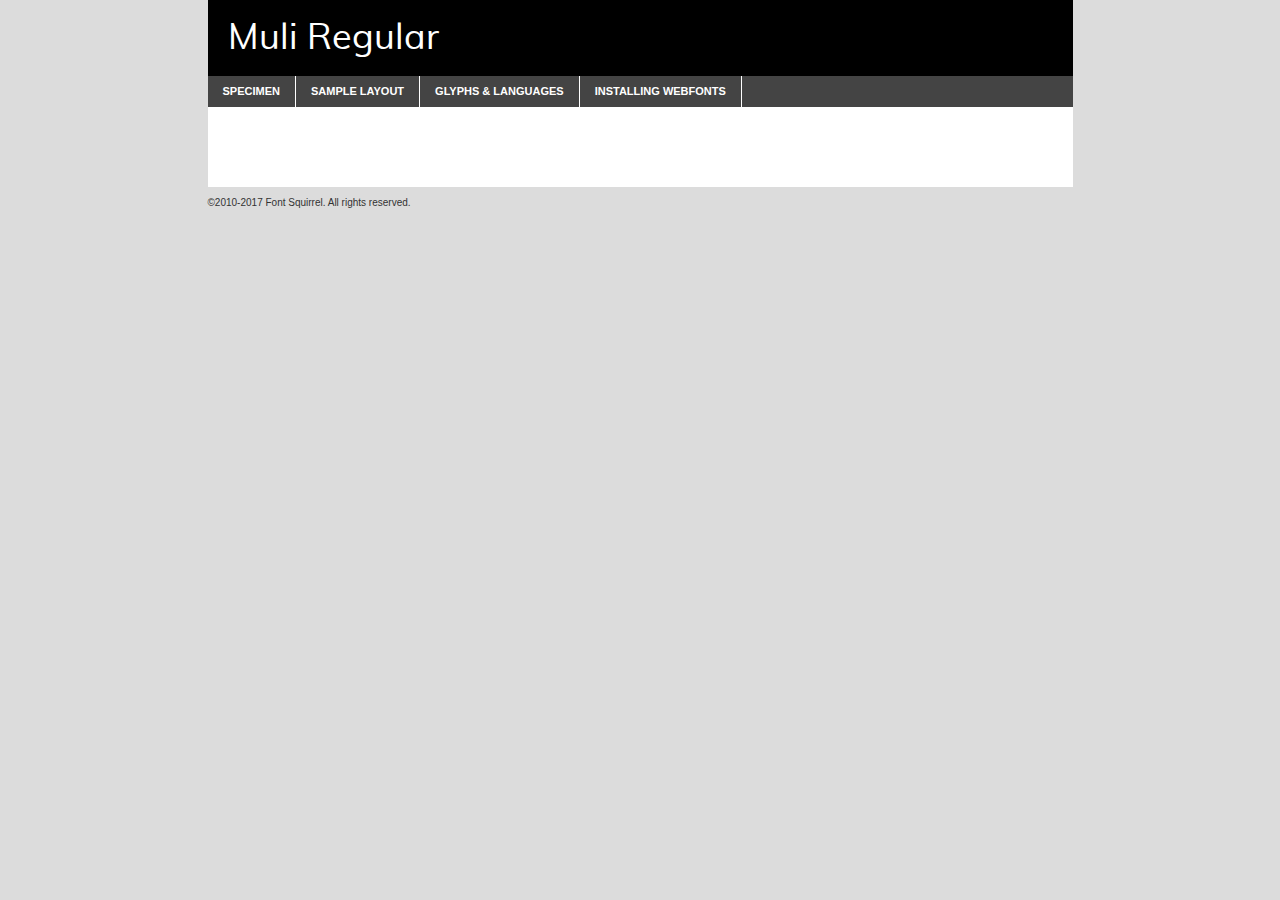
<file: Projeto-009/fonts/webfontkit/muli-regular-demo.html>
<!DOCTYPE html PUBLIC "-//W3C//DTD XHTML 1.0 Transitional//EN"
	"http://www.w3.org/TR/xhtml1/DTD/xhtml1-transitional.dtd">

<html xmlns="http://www.w3.org/1999/xhtml" xml:lang="en" lang="en">
<head>
	<meta http-equiv="Content-Type" content="text/html; charset=utf-8" />
	<script src="http://ajax.googleapis.com/ajax/libs/jquery/1.7.2/jquery.min.js" type="text/javascript" charset="utf-8"></script>
	<script type="text/javascript">
	(function($){$.fn.easyTabs=function(option){var param=jQuery.extend({fadeSpeed:"fast",defaultContent:1,activeClass:'active'},option);$(this).each(function(){var thisId="#"+this.id;if(param.defaultContent==''){param.defaultContent=1;}
	if(typeof param.defaultContent=="number")
	{var defaultTab=$(thisId+" .tabs li:eq("+(param.defaultContent-1)+") a").attr('href').substr(1);}else{var defaultTab=param.defaultContent;}
	$(thisId+" .tabs li a").each(function(){var tabToHide=$(this).attr('href').substr(1);$("#"+tabToHide).addClass('easytabs-tab-content');});hideAll();changeContent(defaultTab);function hideAll(){$(thisId+" .easytabs-tab-content").hide();}
	function changeContent(tabId){hideAll();$(thisId+" .tabs li").removeClass(param.activeClass);$(thisId+" .tabs li a[href=#"+tabId+"]").closest('li').addClass(param.activeClass);if(param.fadeSpeed!="none")
	{$(thisId+" #"+tabId).fadeIn(param.fadeSpeed);}else{$(thisId+" #"+tabId).show();}}
	$(thisId+" .tabs li").click(function(){var tabId=$(this).find('a').attr('href').substr(1);changeContent(tabId);return false;});});}})(jQuery);
	</script>
	<link rel="stylesheet" href="specimen_files/specimen_stylesheet.css" type="text/css" charset="utf-8" />
	<link rel="stylesheet" href="stylesheet.css" type="text/css" charset="utf-8" />

	<style type="text/css">
					body{
				font-family: 'muliregular';
							}
		</style>

	<title>Muli Regular Specimen</title>
	
	
	<script type="text/javascript" charset="utf-8">
		$(document).ready(function() {
			$('#container').easyTabs({defaultContent:1});
		});
	</script>
</head>

<body>
<div id="container">
	<div id="header">
		Muli Regular	</div>
	<ul class="tabs">
		<li><a href="#specimen">Specimen</a></li>
		<li><a href="#layout">Sample Layout</a></li>
				<li><a href="#glyphs">Glyphs &amp; Languages</a></li>
		<li><a href="#installing">Installing Webfonts</a></li>
		
	</ul>
	
	<div id="main_content">

		
			<div id="specimen">
		
				<div class="section">
					<div class="grid12 firstcol">
						<div class="huge">AaBb</div>
					</div>
				</div>
		
				<div class="section">
					<div class="glyph_range">A&#x200B;B&#x200b;C&#x200b;D&#x200b;E&#x200b;F&#x200b;G&#x200b;H&#x200b;I&#x200b;J&#x200b;K&#x200b;L&#x200b;M&#x200b;N&#x200b;O&#x200b;P&#x200b;Q&#x200b;R&#x200b;S&#x200b;T&#x200b;U&#x200b;V&#x200b;W&#x200b;X&#x200b;Y&#x200b;Z&#x200b;a&#x200b;b&#x200b;c&#x200b;d&#x200b;e&#x200b;f&#x200b;g&#x200b;h&#x200b;i&#x200b;j&#x200b;k&#x200b;l&#x200b;m&#x200b;n&#x200b;o&#x200b;p&#x200b;q&#x200b;r&#x200b;s&#x200b;t&#x200b;u&#x200b;v&#x200b;w&#x200b;x&#x200b;y&#x200b;z&#x200b;1&#x200b;2&#x200b;3&#x200b;4&#x200b;5&#x200b;6&#x200b;7&#x200b;8&#x200b;9&#x200b;0&#x200b;&amp;&#x200b;.&#x200b;,&#x200b;?&#x200b;!&#x200b;&#64;&#x200b;(&#x200b;)&#x200b;#&#x200b;$&#x200b;%&#x200b;*&#x200b;+&#x200b;-&#x200b;=&#x200b;:&#x200b;;</div>
				</div>
				<div class="section">
					<div class="grid12 firstcol">
						<table class="sample_table">
							<tr><td>10</td><td class="size10">abcdefghijklmnopqrstuvwxyzABCDEFGHIJKLMNOPQRSTUVWXYZ0123456789abcdefghijklmnopqrstuvwxyzABCDEFGHIJKLMNOPQRSTUVWXYZ0123456789abcdefghijklmnopqrstuvwxyzABCDEFGHIJKLMNOPQRSTUVWXYZ</td></tr>
							<tr><td>11</td><td class="size11">abcdefghijklmnopqrstuvwxyzABCDEFGHIJKLMNOPQRSTUVWXYZ0123456789abcdefghijklmnopqrstuvwxyzABCDEFGHIJKLMNOPQRSTUVWXYZ0123456789abcdefghijklmnopqrstuvwxyzABCDEFGHIJKLMNOPQRSTUVWXYZ</td></tr>
							<tr><td>12</td><td class="size12">abcdefghijklmnopqrstuvwxyzABCDEFGHIJKLMNOPQRSTUVWXYZ0123456789abcdefghijklmnopqrstuvwxyzABCDEFGHIJKLMNOPQRSTUVWXYZ0123456789abcdefghijklmnopqrstuvwxyzABCDEFGHIJKLMNOPQRSTUVWXYZ</td></tr>
							<tr><td>13</td><td class="size13">abcdefghijklmnopqrstuvwxyzABCDEFGHIJKLMNOPQRSTUVWXYZ0123456789abcdefghijklmnopqrstuvwxyzABCDEFGHIJKLMNOPQRSTUVWXYZ0123456789abcdefghijklmnopqrstuvwxyzABCDEFGHIJKLMNOPQRSTUVWXYZ</td></tr>
							<tr><td>14</td><td class="size14">abcdefghijklmnopqrstuvwxyzABCDEFGHIJKLMNOPQRSTUVWXYZ0123456789abcdefghijklmnopqrstuvwxyzABCDEFGHIJKLMNOPQRSTUVWXYZ0123456789abcdefghijklmnopqrstuvwxyzABCDEFGHIJKLMNOPQRSTUVWXYZ</td></tr>
							<tr><td>16</td><td class="size16">abcdefghijklmnopqrstuvwxyzABCDEFGHIJKLMNOPQRSTUVWXYZ0123456789abcdefghijklmnopqrstuvwxyzABCDEFGHIJKLMNOPQRSTUVWXYZ</td></tr>
							<tr><td>18</td><td class="size18">abcdefghijklmnopqrstuvwxyzABCDEFGHIJKLMNOPQRSTUVWXYZ0123456789abcdefghijklmnopqrstuvwxyzABCDEFGHIJKLMNOPQRSTUVWXYZ</td></tr>
							<tr><td>20</td><td class="size20">abcdefghijklmnopqrstuvwxyzABCDEFGHIJKLMNOPQRSTUVWXYZ0123456789abcdefghijklmnopqrstuvwxyzABCDEFGHIJKLMNOPQRSTUVWXYZ</td></tr>
							<tr><td>24</td><td class="size24">abcdefghijklmnopqrstuvwxyzABCDEFGHIJKLMNOPQRSTUVWXYZ0123456789abcdefghijklmnopqrstuvwxyzABCDEFGHIJKLMNOPQRSTUVWXYZ</td></tr>
							<tr><td>30</td><td class="size30">abcdefghijklmnopqrstuvwxyzABCDEFGHIJKLMNOPQRSTUVWXYZ0123456789abcdefghijklmnopqrstuvwxyzABCDEFGHIJKLMNOPQRSTUVWXYZ</td></tr>
							<tr><td>36</td><td class="size36">abcdefghijklmnopqrstuvwxyzABCDEFGHIJKLMNOPQRSTUVWXYZ0123456789abcdefghijklmnopqrstuvwxyzABCDEFGHIJKLMNOPQRSTUVWXYZ</td></tr>
							<tr><td>48</td><td class="size48">abcdefghijklmnopqrstuvwxyzABCDEFGHIJKLMNOPQRSTUVWXYZ0123456789abcdefghijklmnopqrstuvwxyzABCDEFGHIJKLMNOPQRSTUVWXYZ</td></tr>
							<tr><td>60</td><td class="size60">abcdefghijklmnopqrstuvwxyzABCDEFGHIJKLMNOPQRSTUVWXYZ0123456789abcdefghijklmnopqrstuvwxyzABCDEFGHIJKLMNOPQRSTUVWXYZ</td></tr>
							<tr><td>72</td><td class="size72">abcdefghijklmnopqrstuvwxyzABCDEFGHIJKLMNOPQRSTUVWXYZ0123456789abcdefghijklmnopqrstuvwxyzABCDEFGHIJKLMNOPQRSTUVWXYZ</td></tr>
							<tr><td>90</td><td class="size90">abcdefghijklmnopqrstuvwxyzABCDEFGHIJKLMNOPQRSTUVWXYZ0123456789abcdefghijklmnopqrstuvwxyzABCDEFGHIJKLMNOPQRSTUVWXYZ</td></tr>
						</table>
				
					</div>
			
				</div>
		
		
		
								<div class="section" id="bodycomparison">


										<div id="xheight">
				<div class="fontbody">&#x25FC;&#x25FC;&#x25FC;&#x25FC;&#x25FC;&#x25FC;&#x25FC;&#x25FC;&#x25FC;&#x25FC;&#x25FC;&#x25FC;&#x25FC;&#x25FC;&#x25FC;&#x25FC;&#x25FC;&#x25FC;&#x25FC;&#x25FC;&#x25FC;&#x25FC;&#x25FC;&#x25FC;&#x25FC;&#x25FC;&#x25FC;&#x25FC;&#x25FC;&#x25FC;&#x25FC;&#x25FC;&#x25FC;&#x25FC;&#x25FC;&#x25FC;&#x25FC;&#x25FC;&#x25FC;&#x25FC;&#x25FC;&#x25FC;&#x25FC;&#x25FC;&#x25FC;&#x25FC;&#x25FC;&#x25FC;&#x25FC;&#x25FC;&#x25FC;&#x25FC;&#x25FC;&#x25FC;&#x25FC;&#x25FC;&#x25FC;&#x25FC;&#x25FC;&#x25FC;&#x25FC;&#x25FC;&#x25FC;&#x25FC;&#x25FC;&#x25FC;&#x25FC;&#x25FC;&#x25FC;&#x25FC;&#x25FC;&#x25FC;&#x25FC;&#x25FC;&#x25FC;&#x25FC;&#x25FC;&#x25FC;&#x25FC;&#x25FC;&#x25FC;&#x25FC;&#x25FC;&#x25FC;&#x25FC;&#x25FC;&#x25FC;&#x25FC;&#x25FC;&#x25FC;&#x25FC;&#x25FC;&#x25FC;&#x25FC;&#x25FC;&#x25FC;&#x25FC;&#x25FC;&#x25FC;body</div><div class="arialbody">body</div><div class="verdanabody">body</div><div class="georgiabody">body</div></div>
										<div class="fontbody" style="z-index:1">
											body<span>Muli Regular</span>
										</div>
										<div class="arialbody" style="z-index:1">
											body<span>Arial</span>
										</div>
										<div class="verdanabody" style="z-index:1">
											body<span>Verdana</span>
										</div>
										<div class="georgiabody" style="z-index:1">
											body<span>Georgia</span>
										</div>



								</div>
		
		
				<div class="section psample psample_row1" id="">
					
					<div class="grid2 firstcol">
						<p class="size10"><span>10.</span>Aenean lacinia bibendum nulla sed consectetur. Fusce dapibus, tellus ac cursus commodo, tortor mauris condimentum nibh, ut fermentum massa justo sit amet risus. Nullam id dolor id nibh ultricies vehicula ut id elit. Cum sociis natoque penatibus et magnis dis parturient montes, nascetur ridiculus mus. Nulla vitae elit libero, a pharetra augue.</p>
			
					</div>
					<div class="grid3">
						<p class="size11"><span>11.</span>Aenean lacinia bibendum nulla sed consectetur. Fusce dapibus, tellus ac cursus commodo, tortor mauris condimentum nibh, ut fermentum massa justo sit amet risus. Nullam id dolor id nibh ultricies vehicula ut id elit. Cum sociis natoque penatibus et magnis dis parturient montes, nascetur ridiculus mus. Nulla vitae elit libero, a pharetra augue.</p>
			
					</div>
					<div class="grid3">
						<p class="size12"><span>12.</span>Aenean lacinia bibendum nulla sed consectetur. Fusce dapibus, tellus ac cursus commodo, tortor mauris condimentum nibh, ut fermentum massa justo sit amet risus. Nullam id dolor id nibh ultricies vehicula ut id elit. Cum sociis natoque penatibus et magnis dis parturient montes, nascetur ridiculus mus. Nulla vitae elit libero, a pharetra augue.</p>
			
					</div>
					<div class="grid4">
						<p class="size13"><span>13.</span>Aenean lacinia bibendum nulla sed consectetur. Fusce dapibus, tellus ac cursus commodo, tortor mauris condimentum nibh, ut fermentum massa justo sit amet risus. Nullam id dolor id nibh ultricies vehicula ut id elit. Cum sociis natoque penatibus et magnis dis parturient montes, nascetur ridiculus mus. Nulla vitae elit libero, a pharetra augue.</p>
			
					</div>
					<div class="white_blend"></div>
					
				</div>
				<div class="section psample psample_row2" id="">
					<div class="grid3 firstcol">
						<p class="size14"><span>14.</span>Aenean lacinia bibendum nulla sed consectetur. Fusce dapibus, tellus ac cursus commodo, tortor mauris condimentum nibh, ut fermentum massa justo sit amet risus. Nullam id dolor id nibh ultricies vehicula ut id elit. Cum sociis natoque penatibus et magnis dis parturient montes, nascetur ridiculus mus. Nulla vitae elit libero, a pharetra augue.</p>
			
					</div>
					<div class="grid4">
						<p class="size16"><span>16.</span>Aenean lacinia bibendum nulla sed consectetur. Fusce dapibus, tellus ac cursus commodo, tortor mauris condimentum nibh, ut fermentum massa justo sit amet risus. Nullam id dolor id nibh ultricies vehicula ut id elit. Cum sociis natoque penatibus et magnis dis parturient montes, nascetur ridiculus mus. Nulla vitae elit libero, a pharetra augue.</p>
			
					</div>
					<div class="grid5">
						<p class="size18"><span>18.</span>Aenean lacinia bibendum nulla sed consectetur. Fusce dapibus, tellus ac cursus commodo, tortor mauris condimentum nibh, ut fermentum massa justo sit amet risus. Nullam id dolor id nibh ultricies vehicula ut id elit. Cum sociis natoque penatibus et magnis dis parturient montes, nascetur ridiculus mus. Nulla vitae elit libero, a pharetra augue.</p>
			
					</div>

					<div class="white_blend"></div>

				</div>
				
				<div class="section psample psample_row3" id="">
					<div class="grid5 firstcol">
						<p class="size20"><span>20.</span>Aenean lacinia bibendum nulla sed consectetur. Fusce dapibus, tellus ac cursus commodo, tortor mauris condimentum nibh, ut fermentum massa justo sit amet risus. Nullam id dolor id nibh ultricies vehicula ut id elit. Cum sociis natoque penatibus et magnis dis parturient montes, nascetur ridiculus mus. Nulla vitae elit libero, a pharetra augue.</p>
					</div>
					<div class="grid7">
						<p class="size24"><span>24.</span>Aenean lacinia bibendum nulla sed consectetur. Fusce dapibus, tellus ac cursus commodo, tortor mauris condimentum nibh, ut fermentum massa justo sit amet risus. Nullam id dolor id nibh ultricies vehicula ut id elit. Cum sociis natoque penatibus et magnis dis parturient montes, nascetur ridiculus mus. Nulla vitae elit libero, a pharetra augue.</p>
					</div>
					
					<div class="white_blend"></div>
					
				</div>
				
				<div class="section psample psample_row4" id="">
					<div class="grid12 firstcol">
						<p class="size30"><span>30.</span>Aenean lacinia bibendum nulla sed consectetur. Fusce dapibus, tellus ac cursus commodo, tortor mauris condimentum nibh, ut fermentum massa justo sit amet risus. Nullam id dolor id nibh ultricies vehicula ut id elit. Cum sociis natoque penatibus et magnis dis parturient montes, nascetur ridiculus mus. Nulla vitae elit libero, a pharetra augue.</p>
					</div>
					<div class="white_blend"></div>
					
				</div>
				
				
				
				<div class="section psample psample_row1 fullreverse">
					<div class="grid2 firstcol">
						<p class="size10"><span>10.</span>Aenean lacinia bibendum nulla sed consectetur. Fusce dapibus, tellus ac cursus commodo, tortor mauris condimentum nibh, ut fermentum massa justo sit amet risus. Nullam id dolor id nibh ultricies vehicula ut id elit. Cum sociis natoque penatibus et magnis dis parturient montes, nascetur ridiculus mus. Nulla vitae elit libero, a pharetra augue.</p>
			
					</div>
					<div class="grid3">
						<p class="size11"><span>11.</span>Aenean lacinia bibendum nulla sed consectetur. Fusce dapibus, tellus ac cursus commodo, tortor mauris condimentum nibh, ut fermentum massa justo sit amet risus. Nullam id dolor id nibh ultricies vehicula ut id elit. Cum sociis natoque penatibus et magnis dis parturient montes, nascetur ridiculus mus. Nulla vitae elit libero, a pharetra augue.</p>
			
					</div>
					<div class="grid3">
						<p class="size12"><span>12.</span>Aenean lacinia bibendum nulla sed consectetur. Fusce dapibus, tellus ac cursus commodo, tortor mauris condimentum nibh, ut fermentum massa justo sit amet risus. Nullam id dolor id nibh ultricies vehicula ut id elit. Cum sociis natoque penatibus et magnis dis parturient montes, nascetur ridiculus mus. Nulla vitae elit libero, a pharetra augue.</p>
			
					</div>
					<div class="grid4">
						<p class="size13"><span>13.</span>Aenean lacinia bibendum nulla sed consectetur. Fusce dapibus, tellus ac cursus commodo, tortor mauris condimentum nibh, ut fermentum massa justo sit amet risus. Nullam id dolor id nibh ultricies vehicula ut id elit. Cum sociis natoque penatibus et magnis dis parturient montes, nascetur ridiculus mus. Nulla vitae elit libero, a pharetra augue.</p>
			
					</div>
					<div class="black_blend"></div>
					
				</div>
				
				<div class="section psample psample_row2 fullreverse">
					<div class="grid3 firstcol">
						<p class="size14"><span>14.</span>Aenean lacinia bibendum nulla sed consectetur. Fusce dapibus, tellus ac cursus commodo, tortor mauris condimentum nibh, ut fermentum massa justo sit amet risus. Nullam id dolor id nibh ultricies vehicula ut id elit. Cum sociis natoque penatibus et magnis dis parturient montes, nascetur ridiculus mus. Nulla vitae elit libero, a pharetra augue.</p>
			
					</div>
					<div class="grid4">
						<p class="size16"><span>16.</span>Aenean lacinia bibendum nulla sed consectetur. Fusce dapibus, tellus ac cursus commodo, tortor mauris condimentum nibh, ut fermentum massa justo sit amet risus. Nullam id dolor id nibh ultricies vehicula ut id elit. Cum sociis natoque penatibus et magnis dis parturient montes, nascetur ridiculus mus. Nulla vitae elit libero, a pharetra augue.</p>
			
					</div>
					<div class="grid5">
						<p class="size18"><span>18.</span>Aenean lacinia bibendum nulla sed consectetur. Fusce dapibus, tellus ac cursus commodo, tortor mauris condimentum nibh, ut fermentum massa justo sit amet risus. Nullam id dolor id nibh ultricies vehicula ut id elit. Cum sociis natoque penatibus et magnis dis parturient montes, nascetur ridiculus mus. Nulla vitae elit libero, a pharetra augue.</p>
			
					</div>
					<div class="black_blend"></div>

				</div>
				
				<div class="section psample fullreverse psample_row3" id="">
					<div class="grid5 firstcol">
						<p class="size20"><span>20.</span>Aenean lacinia bibendum nulla sed consectetur. Fusce dapibus, tellus ac cursus commodo, tortor mauris condimentum nibh, ut fermentum massa justo sit amet risus. Nullam id dolor id nibh ultricies vehicula ut id elit. Cum sociis natoque penatibus et magnis dis parturient montes, nascetur ridiculus mus. Nulla vitae elit libero, a pharetra augue.</p>
					</div>
					<div class="grid7">
						<p class="size24"><span>24.</span>Aenean lacinia bibendum nulla sed consectetur. Fusce dapibus, tellus ac cursus commodo, tortor mauris condimentum nibh, ut fermentum massa justo sit amet risus. Nullam id dolor id nibh ultricies vehicula ut id elit. Cum sociis natoque penatibus et magnis dis parturient montes, nascetur ridiculus mus. Nulla vitae elit libero, a pharetra augue.</p>
					</div>
					
					<div class="black_blend"></div>
					
				</div>
				
				<div class="section psample fullreverse psample_row4" id="" style="border-bottom: 20px #000 solid;">
					<div class="grid12 firstcol">
						<p class="size30"><span>30.</span>Aenean lacinia bibendum nulla sed consectetur. Fusce dapibus, tellus ac cursus commodo, tortor mauris condimentum nibh, ut fermentum massa justo sit amet risus. Nullam id dolor id nibh ultricies vehicula ut id elit. Cum sociis natoque penatibus et magnis dis parturient montes, nascetur ridiculus mus. Nulla vitae elit libero, a pharetra augue.</p>
					</div>
					<div class="black_blend"></div>
					
				</div>
				
				
				
				
			</div>
			
			<div id="layout">
				
				<div class="section">
					
					<div class="grid12 firstcol">
						<h1>Lorem Ipsum Dolor</h1>
						<h2>Etiam porta sem malesuada magna mollis euismod</h2>
						
						<p class="byline">By <a href="#link">Aenean Lacinia</a></p>
					</div>
				</div>
				<div class="section">
					<div class="grid8 firstcol">
						<p class="large">Donec sed odio dui. Morbi leo risus, porta ac consectetur ac, vestibulum at eros. Fusce dapibus, tellus ac cursus commodo, tortor mauris condimentum nibh, ut fermentum massa justo sit amet risus. </p>

						
						<h3>Pellentesque ornare sem</h3>

						<p>Maecenas sed diam eget risus varius blandit sit amet non magna. Maecenas faucibus mollis interdum. Donec ullamcorper nulla non metus auctor fringilla. Nullam id dolor id nibh ultricies vehicula ut id elit. Nullam id dolor id nibh ultricies vehicula ut id elit. </p>

						<p>Aenean eu leo quam. Pellentesque ornare sem lacinia quam venenatis vestibulum. Lorem ipsum dolor sit amet, consectetur adipiscing elit. Cum sociis natoque penatibus et magnis dis parturient montes, nascetur ridiculus mus. </p>

						<p>Nulla vitae elit libero, a pharetra augue. Praesent commodo cursus magna, vel scelerisque nisl consectetur et. Aenean lacinia bibendum nulla sed consectetur. </p>

						<p>Nullam quis risus eget urna mollis ornare vel eu leo. Nullam quis risus eget urna mollis ornare vel eu leo. Maecenas sed diam eget risus varius blandit sit amet non magna. Donec ullamcorper nulla non metus auctor fringilla. </p>

						<h3>Cras mattis consectetur</h3>

						<p>Aenean eu leo quam. Pellentesque ornare sem lacinia quam venenatis vestibulum. Aenean lacinia bibendum nulla sed consectetur. Integer posuere erat a ante venenatis dapibus posuere velit aliquet. Cras mattis consectetur purus sit amet fermentum. </p>

						<p>Nullam id dolor id nibh ultricies vehicula ut id elit. Nullam quis risus eget urna mollis ornare vel eu leo. Cras mattis consectetur purus sit amet fermentum.</p>
					</div>
					
					<div class="grid4 sidebar">
						
						<div class="box reverse">
							<p class="last">Nullam quis risus eget urna mollis ornare vel eu leo. Donec ullamcorper nulla non metus auctor fringilla. Cras mattis consectetur purus sit amet fermentum. Sed posuere consectetur est at lobortis. Lorem ipsum dolor sit amet, consectetur adipiscing elit. </p>
						</div>
						
						<p class="caption">Maecenas sed diam eget risus varius.</p>

						<p>Vestibulum id ligula porta felis euismod semper. Integer posuere erat a ante venenatis dapibus posuere velit aliquet. Vestibulum id ligula porta felis euismod semper. Sed posuere consectetur est at lobortis. Maecenas sed diam eget risus varius blandit sit amet non magna. Fusce dapibus, tellus ac cursus commodo, tortor mauris condimentum nibh, ut fermentum massa justo sit amet risus. </p>

					

						<p>Duis mollis, est non commodo luctus, nisi erat porttitor ligula, eget lacinia odio sem nec elit. Aenean lacinia bibendum nulla sed consectetur. Vivamus sagittis lacus vel augue laoreet rutrum faucibus dolor auctor. Aenean lacinia bibendum nulla sed consectetur. Nullam quis risus eget urna mollis ornare vel eu leo. </p>

						<p>Praesent commodo cursus magna, vel scelerisque nisl consectetur et. Donec ullamcorper nulla non metus auctor fringilla. Maecenas faucibus mollis interdum. Fusce dapibus, tellus ac cursus commodo, tortor mauris condimentum nibh, ut fermentum massa justo sit amet risus. </p>

					</div>
				</div>
				
			</div>


			



		<div id="glyphs">
			<div class="section">
				<div class="grid12 firstcol">
			
				<h1>Language Support</h1>
				<p>The subset of Muli Regular in this kit supports the following languages:<br />
			
					Albanian, Basque, Breton, Chamorro, Danish, Dutch, English, Faroese, Finnish, French, Frisian, Galician, German, Icelandic, Italian, Malagasy, Norwegian, Portuguese, Spanish, Alsatian, Aragonese, Arapaho, Arrernte, Asturian, Aymara, Bislama, Cebuano, Corsican, Fijian, French_creole, Genoese, Gilbertese, Greenlandic, Haitian_creole, Hiligaynon, Hmong, Hopi, Ibanag, Iloko_ilokano, Indonesian, Interglossa_glosa, Interlingua, Irish_gaelic, Jerriais, Lojban, Lombard, Luxembourgeois, Manx, Mohawk, Norfolk_pitcairnese, Occitan, Oromo, Pangasinan, Papiamento, Piedmontese, Potawatomi, Rhaeto-romance, Romansh, Rotokas, Sami_lule, Samoan, Sardinian, Scots_gaelic, Seychelles_creole, Shona, Sicilian, Somali, Southern_ndebele, Swahili, Swati_swazi, Tagalog_filipino_pilipino, Tetum, Tok_pisin, Uyghur_latinized, Volapuk, Walloon, Warlpiri, Xhosa, Yapese, Zulu, Latinbasic, Ubasic, Demo				</p>
				<h1>Glyph Chart</h1>
				<p>The subset of Muli Regular in this kit includes all the glyphs listed below. Unicode entities are included above each glyph to help you insert individual characters into your layout.</p>
				<div id="glyph_chart">
			
																														 <div><p>&amp;#13;</p>&#13;</div>
																				 <div><p>&amp;#32;</p>&#32;</div>
																				 <div><p>&amp;#33;</p>&#33;</div>
																				 <div><p>&amp;#34;</p>&#34;</div>
																				 <div><p>&amp;#35;</p>&#35;</div>
																				 <div><p>&amp;#36;</p>&#36;</div>
																				 <div><p>&amp;#37;</p>&#37;</div>
																				 <div><p>&amp;#38;</p>&#38;</div>
																				 <div><p>&amp;#39;</p>&#39;</div>
																				 <div><p>&amp;#40;</p>&#40;</div>
																				 <div><p>&amp;#41;</p>&#41;</div>
																				 <div><p>&amp;#42;</p>&#42;</div>
																				 <div><p>&amp;#43;</p>&#43;</div>
																				 <div><p>&amp;#44;</p>&#44;</div>
																				 <div><p>&amp;#45;</p>&#45;</div>
																				 <div><p>&amp;#46;</p>&#46;</div>
																				 <div><p>&amp;#47;</p>&#47;</div>
																				 <div><p>&amp;#48;</p>&#48;</div>
																				 <div><p>&amp;#49;</p>&#49;</div>
																				 <div><p>&amp;#50;</p>&#50;</div>
																				 <div><p>&amp;#51;</p>&#51;</div>
																				 <div><p>&amp;#52;</p>&#52;</div>
																				 <div><p>&amp;#53;</p>&#53;</div>
																				 <div><p>&amp;#54;</p>&#54;</div>
																				 <div><p>&amp;#55;</p>&#55;</div>
																				 <div><p>&amp;#56;</p>&#56;</div>
																				 <div><p>&amp;#57;</p>&#57;</div>
																				 <div><p>&amp;#58;</p>&#58;</div>
																				 <div><p>&amp;#59;</p>&#59;</div>
																				 <div><p>&amp;#60;</p>&#60;</div>
																				 <div><p>&amp;#61;</p>&#61;</div>
																				 <div><p>&amp;#62;</p>&#62;</div>
																				 <div><p>&amp;#63;</p>&#63;</div>
																				 <div><p>&amp;#64;</p>&#64;</div>
																				 <div><p>&amp;#65;</p>&#65;</div>
																				 <div><p>&amp;#66;</p>&#66;</div>
																				 <div><p>&amp;#67;</p>&#67;</div>
																				 <div><p>&amp;#68;</p>&#68;</div>
																				 <div><p>&amp;#69;</p>&#69;</div>
																				 <div><p>&amp;#70;</p>&#70;</div>
																				 <div><p>&amp;#71;</p>&#71;</div>
																				 <div><p>&amp;#72;</p>&#72;</div>
																				 <div><p>&amp;#73;</p>&#73;</div>
																				 <div><p>&amp;#74;</p>&#74;</div>
																				 <div><p>&amp;#75;</p>&#75;</div>
																				 <div><p>&amp;#76;</p>&#76;</div>
																				 <div><p>&amp;#77;</p>&#77;</div>
																				 <div><p>&amp;#78;</p>&#78;</div>
																				 <div><p>&amp;#79;</p>&#79;</div>
																				 <div><p>&amp;#80;</p>&#80;</div>
																				 <div><p>&amp;#81;</p>&#81;</div>
																				 <div><p>&amp;#82;</p>&#82;</div>
																				 <div><p>&amp;#83;</p>&#83;</div>
																				 <div><p>&amp;#84;</p>&#84;</div>
																				 <div><p>&amp;#85;</p>&#85;</div>
																				 <div><p>&amp;#86;</p>&#86;</div>
																				 <div><p>&amp;#87;</p>&#87;</div>
																				 <div><p>&amp;#88;</p>&#88;</div>
																				 <div><p>&amp;#89;</p>&#89;</div>
																				 <div><p>&amp;#90;</p>&#90;</div>
																				 <div><p>&amp;#91;</p>&#91;</div>
																				 <div><p>&amp;#92;</p>&#92;</div>
																				 <div><p>&amp;#93;</p>&#93;</div>
																				 <div><p>&amp;#94;</p>&#94;</div>
																				 <div><p>&amp;#95;</p>&#95;</div>
																				 <div><p>&amp;#96;</p>&#96;</div>
																				 <div><p>&amp;#97;</p>&#97;</div>
																				 <div><p>&amp;#98;</p>&#98;</div>
																				 <div><p>&amp;#99;</p>&#99;</div>
																				 <div><p>&amp;#100;</p>&#100;</div>
																				 <div><p>&amp;#101;</p>&#101;</div>
																				 <div><p>&amp;#102;</p>&#102;</div>
																				 <div><p>&amp;#103;</p>&#103;</div>
																				 <div><p>&amp;#104;</p>&#104;</div>
																				 <div><p>&amp;#105;</p>&#105;</div>
																				 <div><p>&amp;#106;</p>&#106;</div>
																				 <div><p>&amp;#107;</p>&#107;</div>
																				 <div><p>&amp;#108;</p>&#108;</div>
																				 <div><p>&amp;#109;</p>&#109;</div>
																				 <div><p>&amp;#110;</p>&#110;</div>
																				 <div><p>&amp;#111;</p>&#111;</div>
																				 <div><p>&amp;#112;</p>&#112;</div>
																				 <div><p>&amp;#113;</p>&#113;</div>
																				 <div><p>&amp;#114;</p>&#114;</div>
																				 <div><p>&amp;#115;</p>&#115;</div>
																				 <div><p>&amp;#116;</p>&#116;</div>
																				 <div><p>&amp;#117;</p>&#117;</div>
																				 <div><p>&amp;#118;</p>&#118;</div>
																				 <div><p>&amp;#119;</p>&#119;</div>
																				 <div><p>&amp;#120;</p>&#120;</div>
																				 <div><p>&amp;#121;</p>&#121;</div>
																				 <div><p>&amp;#122;</p>&#122;</div>
																				 <div><p>&amp;#123;</p>&#123;</div>
																				 <div><p>&amp;#124;</p>&#124;</div>
																				 <div><p>&amp;#125;</p>&#125;</div>
																				 <div><p>&amp;#126;</p>&#126;</div>
																				 <div><p>&amp;#160;</p>&#160;</div>
																				 <div><p>&amp;#161;</p>&#161;</div>
																				 <div><p>&amp;#162;</p>&#162;</div>
																				 <div><p>&amp;#163;</p>&#163;</div>
																				 <div><p>&amp;#164;</p>&#164;</div>
																				 <div><p>&amp;#165;</p>&#165;</div>
																				 <div><p>&amp;#166;</p>&#166;</div>
																				 <div><p>&amp;#167;</p>&#167;</div>
																				 <div><p>&amp;#168;</p>&#168;</div>
																				 <div><p>&amp;#169;</p>&#169;</div>
																				 <div><p>&amp;#170;</p>&#170;</div>
																				 <div><p>&amp;#171;</p>&#171;</div>
																				 <div><p>&amp;#172;</p>&#172;</div>
																				 <div><p>&amp;#173;</p>&#173;</div>
																				 <div><p>&amp;#174;</p>&#174;</div>
																				 <div><p>&amp;#175;</p>&#175;</div>
																				 <div><p>&amp;#176;</p>&#176;</div>
																				 <div><p>&amp;#177;</p>&#177;</div>
																				 <div><p>&amp;#178;</p>&#178;</div>
																				 <div><p>&amp;#179;</p>&#179;</div>
																				 <div><p>&amp;#180;</p>&#180;</div>
																				 <div><p>&amp;#181;</p>&#181;</div>
																				 <div><p>&amp;#182;</p>&#182;</div>
																				 <div><p>&amp;#183;</p>&#183;</div>
																				 <div><p>&amp;#184;</p>&#184;</div>
																				 <div><p>&amp;#185;</p>&#185;</div>
																				 <div><p>&amp;#186;</p>&#186;</div>
																				 <div><p>&amp;#187;</p>&#187;</div>
																				 <div><p>&amp;#188;</p>&#188;</div>
																				 <div><p>&amp;#189;</p>&#189;</div>
																				 <div><p>&amp;#190;</p>&#190;</div>
																				 <div><p>&amp;#191;</p>&#191;</div>
																				 <div><p>&amp;#192;</p>&#192;</div>
																				 <div><p>&amp;#193;</p>&#193;</div>
																				 <div><p>&amp;#194;</p>&#194;</div>
																				 <div><p>&amp;#195;</p>&#195;</div>
																				 <div><p>&amp;#196;</p>&#196;</div>
																				 <div><p>&amp;#197;</p>&#197;</div>
																				 <div><p>&amp;#198;</p>&#198;</div>
																				 <div><p>&amp;#199;</p>&#199;</div>
																				 <div><p>&amp;#200;</p>&#200;</div>
																				 <div><p>&amp;#201;</p>&#201;</div>
																				 <div><p>&amp;#202;</p>&#202;</div>
																				 <div><p>&amp;#203;</p>&#203;</div>
																				 <div><p>&amp;#204;</p>&#204;</div>
																				 <div><p>&amp;#205;</p>&#205;</div>
																				 <div><p>&amp;#206;</p>&#206;</div>
																				 <div><p>&amp;#207;</p>&#207;</div>
																				 <div><p>&amp;#208;</p>&#208;</div>
																				 <div><p>&amp;#209;</p>&#209;</div>
																				 <div><p>&amp;#210;</p>&#210;</div>
																				 <div><p>&amp;#211;</p>&#211;</div>
																				 <div><p>&amp;#212;</p>&#212;</div>
																				 <div><p>&amp;#213;</p>&#213;</div>
																				 <div><p>&amp;#214;</p>&#214;</div>
																				 <div><p>&amp;#215;</p>&#215;</div>
																				 <div><p>&amp;#216;</p>&#216;</div>
																				 <div><p>&amp;#217;</p>&#217;</div>
																				 <div><p>&amp;#218;</p>&#218;</div>
																				 <div><p>&amp;#219;</p>&#219;</div>
																				 <div><p>&amp;#220;</p>&#220;</div>
																				 <div><p>&amp;#221;</p>&#221;</div>
																				 <div><p>&amp;#222;</p>&#222;</div>
																				 <div><p>&amp;#223;</p>&#223;</div>
																				 <div><p>&amp;#224;</p>&#224;</div>
																				 <div><p>&amp;#225;</p>&#225;</div>
																				 <div><p>&amp;#226;</p>&#226;</div>
																				 <div><p>&amp;#227;</p>&#227;</div>
																				 <div><p>&amp;#228;</p>&#228;</div>
																				 <div><p>&amp;#229;</p>&#229;</div>
																				 <div><p>&amp;#230;</p>&#230;</div>
																				 <div><p>&amp;#231;</p>&#231;</div>
																				 <div><p>&amp;#232;</p>&#232;</div>
																				 <div><p>&amp;#233;</p>&#233;</div>
																				 <div><p>&amp;#234;</p>&#234;</div>
																				 <div><p>&amp;#235;</p>&#235;</div>
																				 <div><p>&amp;#236;</p>&#236;</div>
																				 <div><p>&amp;#237;</p>&#237;</div>
																				 <div><p>&amp;#238;</p>&#238;</div>
																				 <div><p>&amp;#239;</p>&#239;</div>
																				 <div><p>&amp;#240;</p>&#240;</div>
																				 <div><p>&amp;#241;</p>&#241;</div>
																				 <div><p>&amp;#242;</p>&#242;</div>
																				 <div><p>&amp;#243;</p>&#243;</div>
																				 <div><p>&amp;#244;</p>&#244;</div>
																				 <div><p>&amp;#245;</p>&#245;</div>
																				 <div><p>&amp;#246;</p>&#246;</div>
																				 <div><p>&amp;#247;</p>&#247;</div>
																				 <div><p>&amp;#248;</p>&#248;</div>
																				 <div><p>&amp;#249;</p>&#249;</div>
																				 <div><p>&amp;#250;</p>&#250;</div>
																				 <div><p>&amp;#251;</p>&#251;</div>
																				 <div><p>&amp;#252;</p>&#252;</div>
																				 <div><p>&amp;#253;</p>&#253;</div>
																				 <div><p>&amp;#254;</p>&#254;</div>
																				 <div><p>&amp;#255;</p>&#255;</div>
																				 <div><p>&amp;#338;</p>&#338;</div>
																				 <div><p>&amp;#339;</p>&#339;</div>
																				 <div><p>&amp;#376;</p>&#376;</div>
																				 <div><p>&amp;#710;</p>&#710;</div>
																				 <div><p>&amp;#732;</p>&#732;</div>
																				 <div><p>&amp;#8192;</p>&#8192;</div>
																				 <div><p>&amp;#8193;</p>&#8193;</div>
																				 <div><p>&amp;#8194;</p>&#8194;</div>
																				 <div><p>&amp;#8195;</p>&#8195;</div>
																				 <div><p>&amp;#8196;</p>&#8196;</div>
																				 <div><p>&amp;#8197;</p>&#8197;</div>
																				 <div><p>&amp;#8198;</p>&#8198;</div>
																				 <div><p>&amp;#8199;</p>&#8199;</div>
																				 <div><p>&amp;#8200;</p>&#8200;</div>
																				 <div><p>&amp;#8201;</p>&#8201;</div>
																				 <div><p>&amp;#8202;</p>&#8202;</div>
																				 <div><p>&amp;#8208;</p>&#8208;</div>
																				 <div><p>&amp;#8209;</p>&#8209;</div>
																				 <div><p>&amp;#8210;</p>&#8210;</div>
																				 <div><p>&amp;#8211;</p>&#8211;</div>
																				 <div><p>&amp;#8212;</p>&#8212;</div>
																				 <div><p>&amp;#8216;</p>&#8216;</div>
																				 <div><p>&amp;#8217;</p>&#8217;</div>
																				 <div><p>&amp;#8218;</p>&#8218;</div>
																				 <div><p>&amp;#8220;</p>&#8220;</div>
																				 <div><p>&amp;#8221;</p>&#8221;</div>
																				 <div><p>&amp;#8222;</p>&#8222;</div>
																				 <div><p>&amp;#8226;</p>&#8226;</div>
																				 <div><p>&amp;#8230;</p>&#8230;</div>
																				 <div><p>&amp;#8239;</p>&#8239;</div>
																				 <div><p>&amp;#8249;</p>&#8249;</div>
																				 <div><p>&amp;#8250;</p>&#8250;</div>
																				 <div><p>&amp;#8287;</p>&#8287;</div>
																				 <div><p>&amp;#8364;</p>&#8364;</div>
																				 <div><p>&amp;#8482;</p>&#8482;</div>
																				 <div><p>&amp;#9724;</p>&#9724;</div>
																				 <div><p>&amp;#64257;</p>&#64257;</div>
																				 <div><p>&amp;#64258;</p>&#64258;</div>
																																						</div>	
				</div>
		
		
			</div>
		</div>
		
		
		<div id="specs">
			
		</div>
	
		<div id="installing">
			<div class="section">
				<div class="grid7 firstcol">
					<h1>Installing Webfonts</h1>
					
					<p>Webfonts are supported by all major browser platforms but not all in the same way. There are currently four different font formats that must be included in order to target all browsers. This includes TTF, WOFF, EOT and SVG.</p>
					
					<h2>1. Upload your webfonts</h2>
					<p>You must upload your webfont kit to your website. They should be in or near the same directory as your CSS files.</p>
					
					<h2>2. Include the webfont stylesheet</h2>
					<p>A special CSS @font-face declaration helps the various browsers select the appropriate font it needs without causing you a bunch of headaches. Learn more about this syntax by reading the <a href="https://www.fontspring.com/blog/further-hardening-of-the-bulletproof-syntax">Fontspring blog post</a> about it. The code for it is as follows:</p>


<code>
@font-face{ 
	font-family: 'MyWebFont';
	src: url('WebFont.eot');
	src: url('WebFont.eot?#iefix') format('embedded-opentype'),
	     url('WebFont.woff') format('woff'),
	     url('WebFont.ttf') format('truetype'),
	     url('WebFont.svg#webfont') format('svg');
}
</code>

	<p>We've already gone ahead and generated the code for you. All you have to do is link to the stylesheet in your HTML, like this:</p>
	<code>&lt;link rel=&quot;stylesheet&quot; href=&quot;stylesheet.css&quot; type=&quot;text/css&quot; charset=&quot;utf-8&quot; /&gt;</code>

					<h2>3. Modify your own stylesheet</h2>
					<p>To take advantage of your new fonts, you must tell your stylesheet to use them. Look at the original @font-face declaration above and find the property called "font-family." The name linked there will be what you use to reference the font. Prepend that webfont name to the font stack in the "font-family" property, inside the selector you want to change. For example:</p>
<code>p { font-family: 'WebFont', Arial, sans-serif; }</code>

<h2>4. Test</h2>
<p>Getting webfonts to work cross-browser <em>can</em> be tricky. Use the information in the sidebar to help you if you find that fonts aren't loading in a particular browser.</p>
				</div>
				
				<div class="grid5 sidebar">
					<div class="box">
						<h2>Troubleshooting<br />Font-Face Problems</h2>
						<p>Having trouble getting your webfonts to load in your new website? Here are some tips to sort out what might be the problem.</p>

						<h3>Fonts not showing in any browser</h3>

						<p>This sounds like you need to work on the plumbing. You either did not upload the fonts to the correct directory, or you did not link the fonts properly in the CSS. If you've confirmed that all this is correct and you still have a problem, take a look at your .htaccess file and see if requests are getting intercepted.</p>

						<h3>Fonts not loading in iPhone or iPad</h3>

						<p>The most common problem here is that you are serving the fonts from an IIS server. IIS refuses to serve files that have unknown MIME types. If that is the case, you must set the MIME type for SVG to "image/svg+xml" in the server settings. Follow these instructions from Microsoft if you need help.</p>

						<h3>Fonts not loading in Firefox</h3>

						<p>The primary reason for this failure? You are still using a version Firefox older than 3.5. So upgrade already! If that isn't it, then you are very likely serving fonts from a different domain. Firefox requires that all font assets be served from the same domain. Lastly it is possible that you need to add WOFF to your list of MIME types (if you are serving via IIS.)</p>

						<h3>Fonts not loading in IE</h3>

						<p>Are you looking at Internet Explorer on an actual Windows machine or are you cheating by using a service like Adobe BrowserLab? Many of these screenshot services do not render @font-face for IE. Best to test it on a real machine.</p>

						<h3>Fonts not loading in IE9</h3>

						<p>IE9, like Firefox, requires that fonts be served from the same domain as the website. Make sure that is the case.</p>
					</div>
				</div>
			</div>
			
		</div>
	
	</div>
	<div id="footer">
		<p>&copy;2010-2017 Font Squirrel. All rights reserved.</p>
	</div>
</div>
</body>
</html>
</file>
<file: Projeto-001/style.css>
* { margin: 0px; padding: 0px; }

body {
  background-color: #ecf0f1;
  padding: 12px;
  font-family: Arial;
  font-size: 18px;
}

h1, h2{
  text-align: center;
  
}

h2 {
  color: #666;
  text-transform: uppercase;
  font-size: 16px;
  margin-bottom: 12px;
}

li {
  list-style-type: none ;
  background-color: #9b59b6;
  color: #FFFFFF;
  margin-bottom: 12px;
  padding: 10px;  
}
</file>
<file: Projeto-002/style.css>
* { margin: 0px; padding: 0px;}

body {
  background-color: #e6e6e6;
  padding: 12px;
  font-family: 'Open Sans', sans-serif;
}

.card {
  width: 300px;
  margin-bottom: 16px;
  background-color: #FFFFFF; 
  border-radius: 3px; 
  box-shadow: 0 3px 8px 0  #999999; 
}

.card img {
  width: 300px;
  height: 168px;
  border-top-left-radius: 3px;
  border-top-right-radius: 3px;
}

.card a {
  text-decoration: none;
}
.card-body {
  padding: 16px;
}

.card-body small {
  color: #999999;
}

.card-title {
  font-size: 16px;
  font-family: 'Open Sans bold', sans-serif;
  color: #b5000d;
  margin: 8px 0px 8px 0px;
}
</file>
<file: Projeto-003/css/style.css>
body {
  background-color: #745cc1;
  text-align: center;
  -webkit-font-smoothing: antialiased;
}

img {
  margin-top: 65px;
}

input {
  display: block;
  width: 100%;
  margin-bottom: 50px;
  background-color: transparent;
  border: none;
  border-bottom: 1px solid #fff;
  font-family: 'Roboto', sans-serif;
  font-size: 18px;
  font-weight: 300;
}
::-webkit-input-placeholder {
  color: #fff;
} 

button {
  width: 100%;
}

a {
  text-decoration: none;
  color: #FFFFFF;
  text-shadow: 1px 1px 0 #000;
  font-size: 14px;
  font-weight: 400;
  font-family: 'Roboto', sans-serif;
}

form {
  padding: 60px 60px 5px 60px;
}

button {
  width: 100%;
  background-color: #fff;
  border-radius: 40px;
  height: 50px;
  text-transform: uppercase;
  box-shadow: 0px 2px 3px #000;
  border: none;
  color: #39393a;
  font-family: 'Roboto', sans-serif;
  font-weight: 500;
  font-size: 18px;
}
</file>
<file: Projeto-004/css/style.css>
ul {
  padding: 0;
  margin: 0px;
}
li {
  list-style-type: none;
  background-color: #4a4a4a;
  margin-bottom: 3px;
  padding: 60px 40px 60px 100px;
  background-image: url('/Projeto-004/img/pendente.png');
  background-repeat: no-repeat;
  background-position: 40px center;
}

li:hover { background-color: #6e6e6e; }

li.feito {
  background-color: #27ae60;
  background-image: url('/Projeto-004/img/pendente-seta.png');
}

li.feito:hover { background-color: #52be7f; }

a {
  color: #fff;
  text-decoration: none;
  display: block;
  background-image: url('/Projeto-004/img/seta.png');
  background-repeat: no-repeat;
  background-position: right center;
  font-family: 'Oswald', sans-serif;
  font-size: 20px;
  text-transform: uppercase;
  letter-spacing: 2px;
  -webkit-font-smoothing: antialiased;  
}
</file>
<file: Projeto-005/css/style.css>
body  {
 background-color: #9b9b9b; 
 padding: 45px;
 font-family: 'Roboto', sans-serif;
 -webkit-font-smoothing: antialiased;
 font-size: 13px;
 font-weight: 400;
}

table {
  background-color: #fff;
  width: 100%;
  border-spacing: 0;
  border-radius: 0px 0px 3px 3px;
  box-shadow: 0 2px 5px #666;
}

table caption {
  background-color: #fff;
  text-align: left;
  padding: 20px;
  font-weight: 500;
  font-size: 20px;
  border-radius: 3px 3px 0px 0px;
  box-shadow: 0 -2px 3px #666;  
}

table thead th {
  text-align: left;
  font-size: 14px;
  font-weight: 500;
}

table td, th{
  border-bottom: 1px solid rgba(0, 0, 0, 0.1);
  padding-top: 20px;
  padding-bottom: 20px;
}

tbody td:first-child, thead td:first-child {
  width: 80px;
  text-align: center;
}

tbody tr:hover {
  background-color: #eeeeee;
}

tfoot {
  text-align: right;
  font-size: 12px;
  opacity: 0.5;
}

tfoot td {
  padding-right: 20px;
}

tfoot td span {
  margin-right: 10px;
  margin-left: 30px;
}

tfoot td img {
  margin-left: 30px;
}

select {
  border: none;
  background-color: transparent;
}
</file>
<file: Projeto-006/css/style.css>
body {
  padding: 10px;
}
h1 {
  text-align: center;
  background-image: url('/Projeto-006/img/logo-playcode.png');
  background-repeat: no-repeat;
  background-position: center;
}

h1 span {
  visibility: hidden;
}

.card {
  margin-bottom: 30px;
}
.card img {
  width: 100%;
}

.card h2 {
  margin: 0px;
  color: #4a4a4a;
  font-family: 'Roboto', sans-serif;
  font-size: 20px;
  font-weight: 500;
  text-transform: uppercase;
  -webkit-font-smoothing: antialiased;
}
</file>
<file: Projeto-006/css/mobile.css>
.container {
  width: 960px;
  margin: 0 auto;
}

.card {
  width: 300px;
  padding-right: 20px;
  float: left;
}
</file>
<file: Projeto-007/css/myStyle.css>
body {
  font-family: 'Lato', sans-serif;
  -webkit-font-smoothing: antialiased;
}
.container {
  max-width: 960px;
  margin: 0 auto;
  display: flex;
  justify-content: space-between;
}

.botao {
  background-color: #ff397e;
  display: block;
  padding-top: 15px;
  padding-bottom: 15px;
  color: #fff;
  text-decoration: none;
  font-size: 36px;
  box-shadow: 0px 6px 0px 0px #a32751;
  border-radius: 3px;
  text-align: center;
}


header {
  margin-bottom: -90px;
}
header h1 {
  margin: 0;
  background-image: url('../img/logo.png');
  background-repeat: no-repeat; 
  width: 177px;
  height: 76px;
  margin-top: 10px;
}
header h1 span {
  visibility: hidden;
}
header nav ul {
  padding-right: 80px;
  margin: 0;
  margin-top: 30px;
}
header nav li {
  list-style: none;
  display: inline-block;
  margin-right: 80px;
}
header nav li:last-child {
  border: 1px solid #fff;
  border-radius: 3px;
  padding: 10px 30px 10px 30px; 
}
header nav li a {
  color: #fff;
  text-decoration: none;
  font-size: 20px;
  }



section#topo {
  background-image: url('../img/fundo.png');
  background-size: cover;
  height: 700px ;
}
section#topo .chamada {
  color: #fff;
  margin-top: 200px;
  text-align: center;
}
section#topo .chamada h2 {
  margin: 0;
  font-size: 50px;
  margin-bottom: 10px;
}
section#topo .chamada p {
  margin: 0;
  margin-bottom: 20px;
  font-size: 36px;
}


section#conheca {
  padding: 70px;
}
section#conheca .texto {
  padding: 70px;
  padding-top: 30px;
  padding-right: 30px;
}
section#conheca .texto h2{
  font-size: 36px;
}
section#conheca .texto p{
  font-size: 24px;
}
section#conheca .texto a{
  width: 70%;
  font-size: 30px;
}


section#depoimento {
  background-color: #ebe8fb;
  border-top: 4px solid #511099;
}
section#depoimento .container {
  flex-direction: column;
  align-items: center;
  padding: 70px;
  padding-bottom: 50px;
}
section#depoimento  img{
  width: 151px;
  height: 150px;;
}
section#depoimento p {
  font-size: 24px;
  width: 80%;
  text-align: center;
}

section#convite {
  padding-top: 150px;
  padding-bottom: 150px;
  background-image: url('../img/fundo-convite.png');
  background-repeat: no-repeat;
  background-size: cover;
}
section#convite .container{
  flex-direction: column;
  align-items: center;
}
section#convite form {
  background-color: rgba(255, 255, 255, 0.9);
  padding: 10px;
  width: 55%;
  border-radius: 3px;
  display: flex;
}
section#convite input {
  padding: 30px;
  width: 75%;
  background-color: transparent;
  border: none;
}
section#convite button {
  background-image: url('../img/botao-convite.png');
  background-repeat: no-repeat;
  background-color: transparent;
  border: none;
  width: 110px;
  height: 43px;
  margin-top: 15px;
  margin-right: 20px
}
section#convite span {
  visibility: hidden;
}


footer {
  background-color: #2a0157;
  color: #fff;
  padding-top: 30px;
  padding-bottom: 30px;
  margin-top: 4px;
}
footer .container {
  flex-direction: column;
  align-items: center;
  font-size: 18px;
}

@media (max-width: 600px) {
  header nav {
    background-color: #fff;
    display: none;
  }
  header h1 {
    margin-left: 20px;
  }

  section#topo {
    padding: 20px;
  }

  section#conheca .container {
    flex-direction: column;
    align-items: center;
  }

  section#conheca .container  .texto{
    padding: 10px;
  }
  
  section#conheca .container  .texto a{
    width: 100%;
  }

  section#convite form {
    display: block;
    text-align: center;
    width: 80%;
  }
}
</file>
<file: Projeto-008/css/myStyle.css>
body {
display: flex;
background-color: #f5f5f5;
font-family: Arial, sans-serif;
}
aside {
  width: 200px;
  background-color: #242536;;
}

aside h1 {
  background-image: url('/Projeto-008/img/nucliot-logo.png');
  background-repeat: no-repeat;
  margin: 0;
  height: 60px;
  background-position: center;
  background-color: #141524;
}

aside h1 span {
  visibility: hidden;
}

aside ul {
  margin: 0; padding: 0;
}
aside li {
  list-style: none;
  height: 50px;
  line-height: 50px;
  padding-left: 15px;
  font-size: 14px;
  font-weight: bold;
}

aside li:hover {
  background-color: #151524;
  border-left: 3px solid #ffb946;
  cursor: pointer;
  padding-left: 12px;
}

aside li i {
  margin-right: 5px;
  width: 20px;
  height: 20px;
  text-align: center;
}

aside li small {
  color: rgba(255, 255, 255, 0.6);
  float: right;
  margin-right: 5px; 
}

aside li a {
  color: #fff;
  text-decoration: none;
}

section#principal {
  width: 100%;
}

section#principal header {
   height: 60px;
   background-color: #242536;
   display: flex;
   align-items: center;
   justify-content: flex-end;
  padding-right: 20px;
}

section#principal .modulo .abas {
  height: 60px;
  background-color: #fff;
  border-bottom: 1px solid #e6e6e6;
}

section#principal .modulo .abas ul{
  margin: 0; padding: 0;
  margin-left: 50px;  
}
section#principal .modulo .abas li{
  display: inline-block;
  line-height: 60px;
}

section#principal .modulo .abas li a{
  margin-right: 40px;
  text-decoration: none;
  color: #0f0f0f;
  text-transform: uppercase;
  font-size: 14px;
  font-weight: bold;
  display: inline-block;
}

section#principal .modulo .abas li a:hover{
  color: #ffb946;
  box-shadow: 0px -3px 0px #ffb946 inset;
}


section#principal .modulo .container {
  height: 300px;
  padding: 20px;
}
 
section#principal .modulo .container .canvas {
  background-color: #fff;
  border: 1px solid #e6e6e6;
  border-radius: 4px;
  padding: 20px;
}

form ul{
  padding: 0; margin: 0;
  margin-bottom: 30px;
}

form li {
  list-style: none;
  margin-bottom: 10px;
}

form h2 {
  font-size: 20px;
  color: #161616;
  padding: 0; margin: 0;
  margin-bottom: 20px;
}

form input, form select {
  width: 400px;
  height: 40px;
  box-sizing: border-box;
  padding-left: 10px;
  border: 1px solid #dddddd;
  border-radius: 4px;
}
form small {
  display: block;
  width: 400px;
  margin-top: 5px;
}


form select {
  color: #c5c5c5;
}

::-webkit-input-placeholder{
  color: #c5c5c5;
}

form li.ok {
  background-image: url('/Projeto-008/img/ok.png');
  background-repeat: no-repeat;
  background-position: top 10px right;
  width: 430px;
}

form button {
  width: 400px;
  height: 40px;
  background-color: #3aca60;
  font-size: 16px;
  border: none;
  text-transform: uppercase;
  color: #fff;
  border-radius: 4px;
}

.confirmacoes li {
  font-size: 14px;
  display: flex;
  width: 480px;
}

.confirmacoes input {
  width: 20px;
  height: 20px;
  margin-right: 5px;
}
</file>
<file: Projeto-009/css/principal.css>
@import url(header.css);
@import url(cartao.css);
@import url(resumos.css);

html {
  display: flex;
  justify-content: center;
  align-items: center;
  height: 100%;
  background-image: url('../img/layers.png');
  background-repeat: no-repeat;
  background-size: cover;
  font-family: 'muliregular', sans-serif;
  font-size: 12px;
}

h1, h2, h3, ul {
  margin: 0;
  padding: 0;
}
.checkout {
  width: 688px;
  height: 556px;
  background-color: #fff;
  box-shadow: 0px 2px 4px 0px rgba(0, 0, 0, 0.27);
}

.checkout main {
  display: flex;
}
</file>
<file: Projeto-009/fonts/webfontkit/stylesheet.css>
/*! Generated by Font Squirrel (https://www.fontsquirrel.com) on June 14, 2018 */



@font-face {
    font-family: 'muliextrabold';
    src: url('muli-extrabold-webfont.woff2') format('woff2'),
         url('muli-extrabold-webfont.woff') format('woff');
    font-weight: normal;
    font-style: normal;

}




@font-face {
    font-family: 'muliextralight_italic';
    src: url('muli-extralightitalic-webfont.woff2') format('woff2'),
         url('muli-extralightitalic-webfont.woff') format('woff');
    font-weight: normal;
    font-style: normal;

}




@font-face {
    font-family: 'muliregular';
    src: url('muli-regular-webfont.woff2') format('woff2'),
         url('muli-regular-webfont.woff') format('woff');
    font-weight: normal;
    font-style: normal;

}
</file>
<file: Projeto-009/fonts/webfontkit/specimen_files/specimen_stylesheet.css>
@import url('grid_12-825-55-15.css');

/*  
	CSS Reset by Eric Meyer - Released under Public Domain
    http://meyerweb.com/eric/tools/css/reset/
*/
html, body, div, span, applet, object, iframe,
h1, h2, h3, h4, h5, h6, p, blockquote, pre,
a, abbr, acronym, address, big, cite, code,
del, dfn, em, font, img, ins, kbd, q, s, samp,
small, strike, strong, sub, sup, tt, var,
b, u, i, center, dl, dt, dd, ol, ul, li,
fieldset, form, label, legend, table, 
caption, tbody, tfoot, thead, tr, th, td 
                  {margin: 0;padding: 0;border: 0;outline: 0;
                  font-size: 100%;vertical-align: baseline;
                  background: transparent;}
body              {line-height: 1;}
ol, ul            {list-style: none;}
blockquote, q     {quotes: none;}
blockquote:before, blockquote:after,
q:before, q:after {content: '';	content: none;}
:focus            {outline: 0;}
ins               {text-decoration: none;}
del               {text-decoration: line-through;}
table             {border-collapse: collapse;border-spacing: 0;}




body {
	color: #000;
	background-color: #dcdcdc;
}

a {
	text-decoration: none;
	color: #1883ba;
}

h1{
	font-size: 32px;
	font-weight: normal;
	font-style: normal;
	margin-bottom: 18px;
}

h2{
	font-size: 18px;
}

#container {
	width: 865px;
	margin: 0px auto;
}


#header {
	padding: 20px;
	font-size: 36px;
	background-color: #000;
	color: #fff;
}

#header span {
	color: #666;
}
#main_content {
	background-color: #fff;
	padding: 60px 20px 20px;
}


#footer p {
	margin: 0;
	padding-top: 10px;
	padding-bottom: 50px;
	color: #333;
	font: 10px Arial, sans-serif;
}

.tabs {
	width: 100%;
	height: 31px;
	background-color: #444;
}
.tabs li {
	float:  left;
	margin: 0;
	overflow: hidden;
	background-color: #444;
}
.tabs li a {
	display: block;
	color: #fff;
	text-decoration: none;
	font: bold 11px/11px 'Arial';
	text-transform: uppercase;
	padding: 10px 15px;
	border-right: 1px solid #fff;
}

.tabs li a:hover {
		background-color: #00b3ff;

}

.tabs li.active a {
	color:  #000;
	background-color: #fff;
}



div.huge {
	
	font-size: 300px;
	line-height: 1em;
	padding: 0;
	letter-spacing: -.02em;
	overflow: hidden;
}
div.glyph_range {
	font-size: 72px;
	line-height: 1.1em;
}

.size10{ font-size: 10px; }
.size11{ font-size: 11px; }
.size12{ font-size: 12px; }
.size13{ font-size: 13px; }
.size14{ font-size: 14px; }
.size16{ font-size: 16px; }
.size18{ font-size: 18px; }
.size20{ font-size: 20px; }
.size24{ font-size: 24px; }
.size30{ font-size: 30px; }
.size36{ font-size: 36px; }
.size48{ font-size: 48px; }
.size60{ font-size: 60px; }
.size72{ font-size: 72px; }
.size90{ font-size: 90px; }


.psample_row1 {	height: 120px;}
.psample_row1 {	height: 120px;}
.psample_row2 {	height: 160px;}
.psample_row3 {	height: 160px;}
.psample_row4 {	height: 160px;}

.psample {
	overflow: hidden;
	position: relative;
}
.psample p {
	line-height: 1.3em;
	display: block;
	overflow: hidden;
	margin: 0;
}

.psample span {
	margin-right: .5em;
}

.white_blend {
	width: 100%;
	height: 61px;
	background-image: url([data-uri]);
	position: absolute;
	bottom: 0;
}
.black_blend {
	width: 100%;
	height: 61px;
	background-image: url([data-uri]);
	position: absolute;
	bottom: 0;
}
.fullreverse {
	background:  #000 !important;
	color:  #fff !important;
	margin-left: -20px;
	padding-left: 20px;
	margin-right: -20px;
	padding-right: 20px;
	padding: 20px;
	margin-bottom:0;
}


.sample_table td {
	padding-top: 3px;
	padding-bottom:5px;
	padding-left: 5px;
	vertical-align: middle;
	line-height: 1.2em;
}

.sample_table td:first-child {
	background-color: #eee;
	text-align: right;
	padding-right: 5px;
	padding-left: 0;
	padding: 5px;
	font: 11px/12px "Courier New", Courier, mono;
}

code {
	white-space: pre;
	background-color: #eee;
	display: block;
	padding: 10px;
	margin-bottom: 18px;
	overflow: auto;
}


.bottom,.last 	{margin-bottom:0 !important; padding-bottom:0 !important;}

.box  { 
  padding: 18px; 
  margin-bottom: 18px; 
  background: #eee; 
}

.reverse,.reversed { background:  #000 !important;color:  #fff !important; border: none !important;}

#bodycomparison {
	position: relative;
	overflow: hidden;
	font-size: 72px;
	height: 90px;
	white-space: nowrap;
}

#bodycomparison div{
	font-size: 72px;
	line-height: 90px;
	display: inline;
	margin: 0 15px 0 0;
	padding: 0;
}

#bodycomparison div span{
	font: 10px Arial;
	position: absolute;
	left: 0;
}
#xheight {
	float: none;
	position: absolute;
	color: #d9f3ff;
	font-size: 72px;
	line-height: 90px;
}

.fontbody {
 position: relative;
}
.arialbody{
	font-family: Arial;
	position: relative;
}
.verdanabody{
	font-family: Verdana;
	position: relative;
}
.georgiabody{
	font-family: Georgia;
	position: relative;
}

/* @group Layout page
 */

#layout h1 {
	font-size: 36px;
	line-height: 42px;
	font-weight: normal;
	font-style: normal;
}

#layout h2 {
	font-size: 24px;
	line-height: 23px;
	font-weight: normal;
	font-style: normal;
}

#layout h3 {
	font-size: 22px;
	line-height: 1.4em;
	margin-top: 1em;
	font-weight: normal;
	font-style: normal;
}


#layout p.byline {
	font-size: 12px;
	margin-top: 18px;
	line-height: 12px;
	margin-bottom: 0;
}
#layout p {
	font-size: 14px;
	line-height: 21px;
	margin-bottom: .5em;
}

#layout p.large{
	font-size: 18px;
	line-height: 26px;
}

#layout .sidebar p{
	font-size: 12px;
	line-height: 1.4em;
}

#layout p.caption {
	font-size: 10px;
	margin-top: -16px;
	margin-bottom: 18px;
}

/* @end */

/* @group Glyphs */

#glyph_chart div{
	background-color: #d9f3ff;
	color: black;
	float: left;
	font-size: 36px;
	height: 1.2em;
	line-height: 1.2em;
	margin-bottom: 1px;
	margin-right: 1px;
	text-align: center;
	width: 1.2em;
	position: relative;
	padding: .6em .2em .2em;
}

#glyph_chart div p {
	position: absolute;
	left: 0;
	top: 0;
	display: block;
	text-align: center;
	font: bold 9px Arial, sans-serif;
	background-color: #3a768f;
	width: 100%;
	color: #fff;
	padding: 2px 0;
}


#glyphs h1 {
	font-family: Arial, sans-serif;
}
/* @end */

/* @group Installing */

#installing {
	font: 13px Arial, sans-serif;
}

#installing p,
#glyphs p{
	line-height: 1.2em;
	margin-bottom: 18px;
	font: 13px Arial, sans-serif;
}



#installing h3{
	font-size: 15px;
	margin-top: 18px;
}

/* @end */

#rendering h1 {
	font-family: Arial, sans-serif;
}
.render_table td {
	font: 11px "Courier New", Courier, mono;
	vertical-align: middle;
}
</file>
